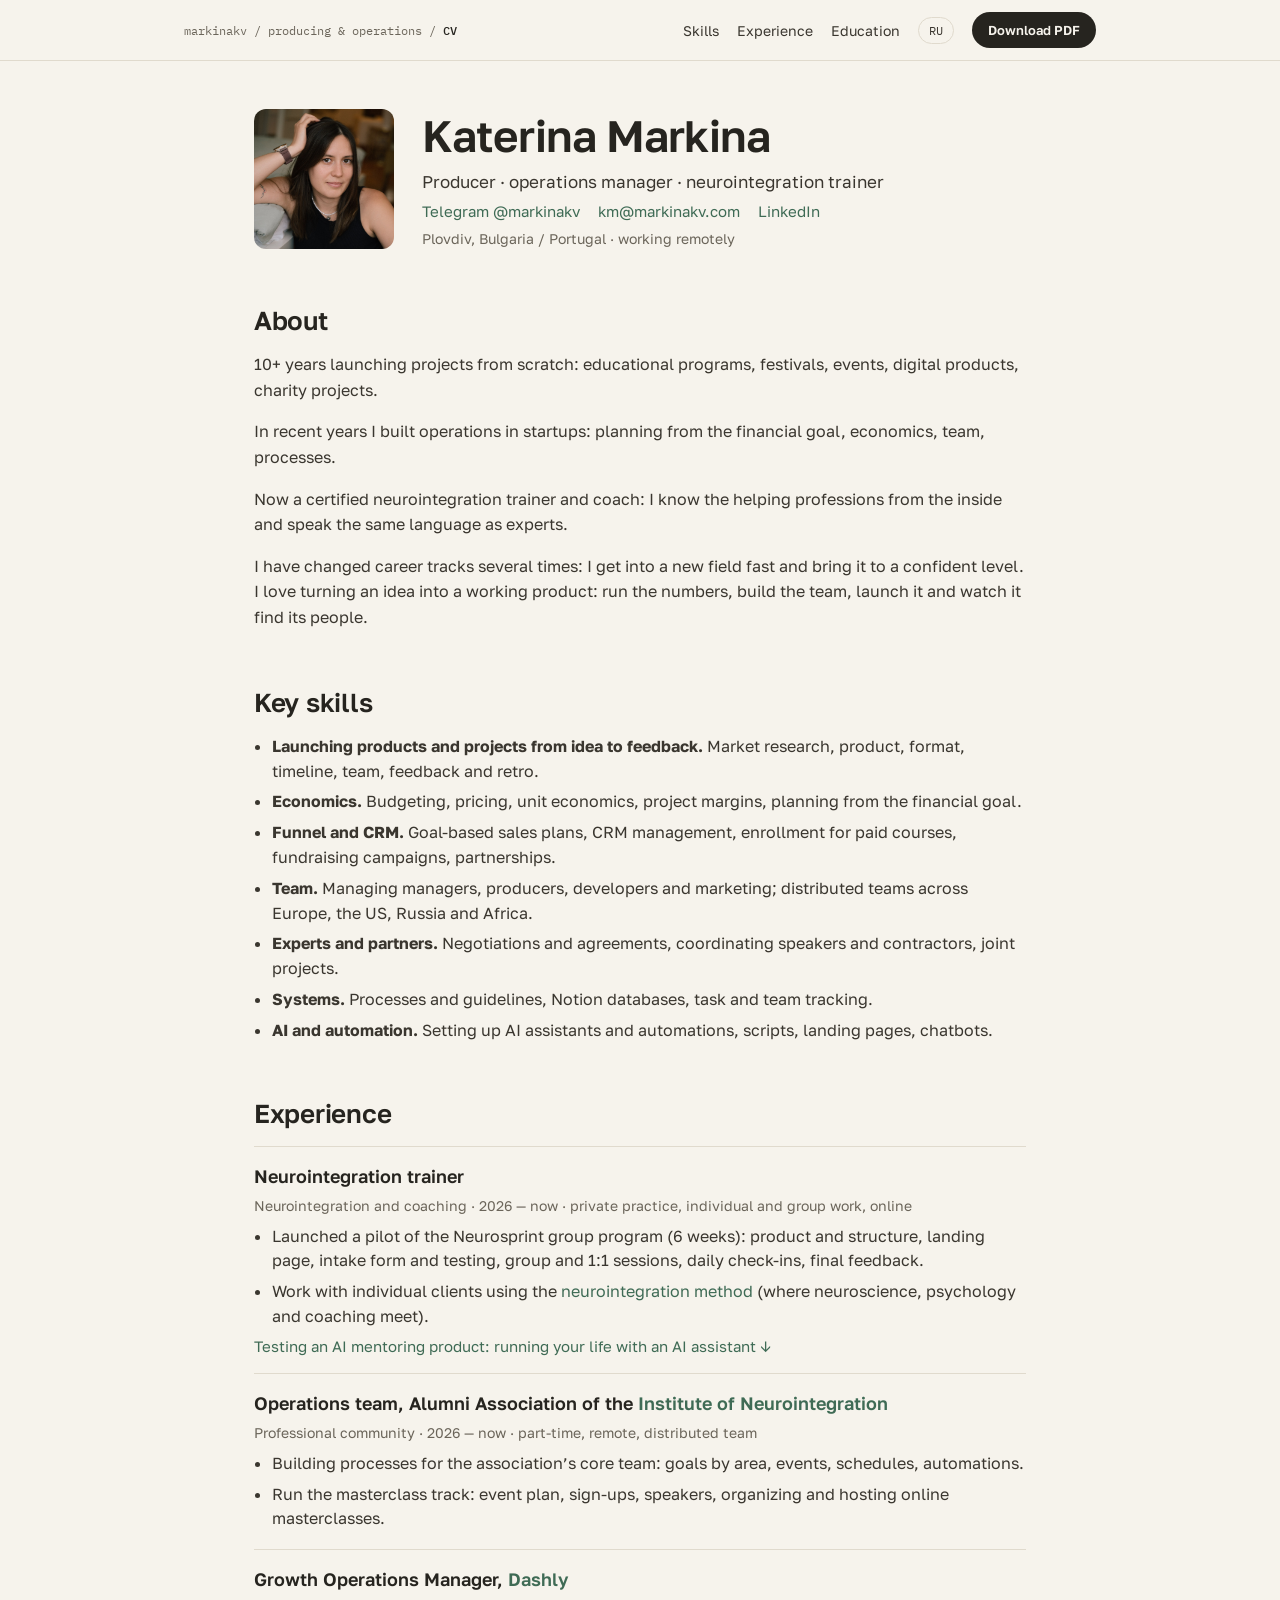
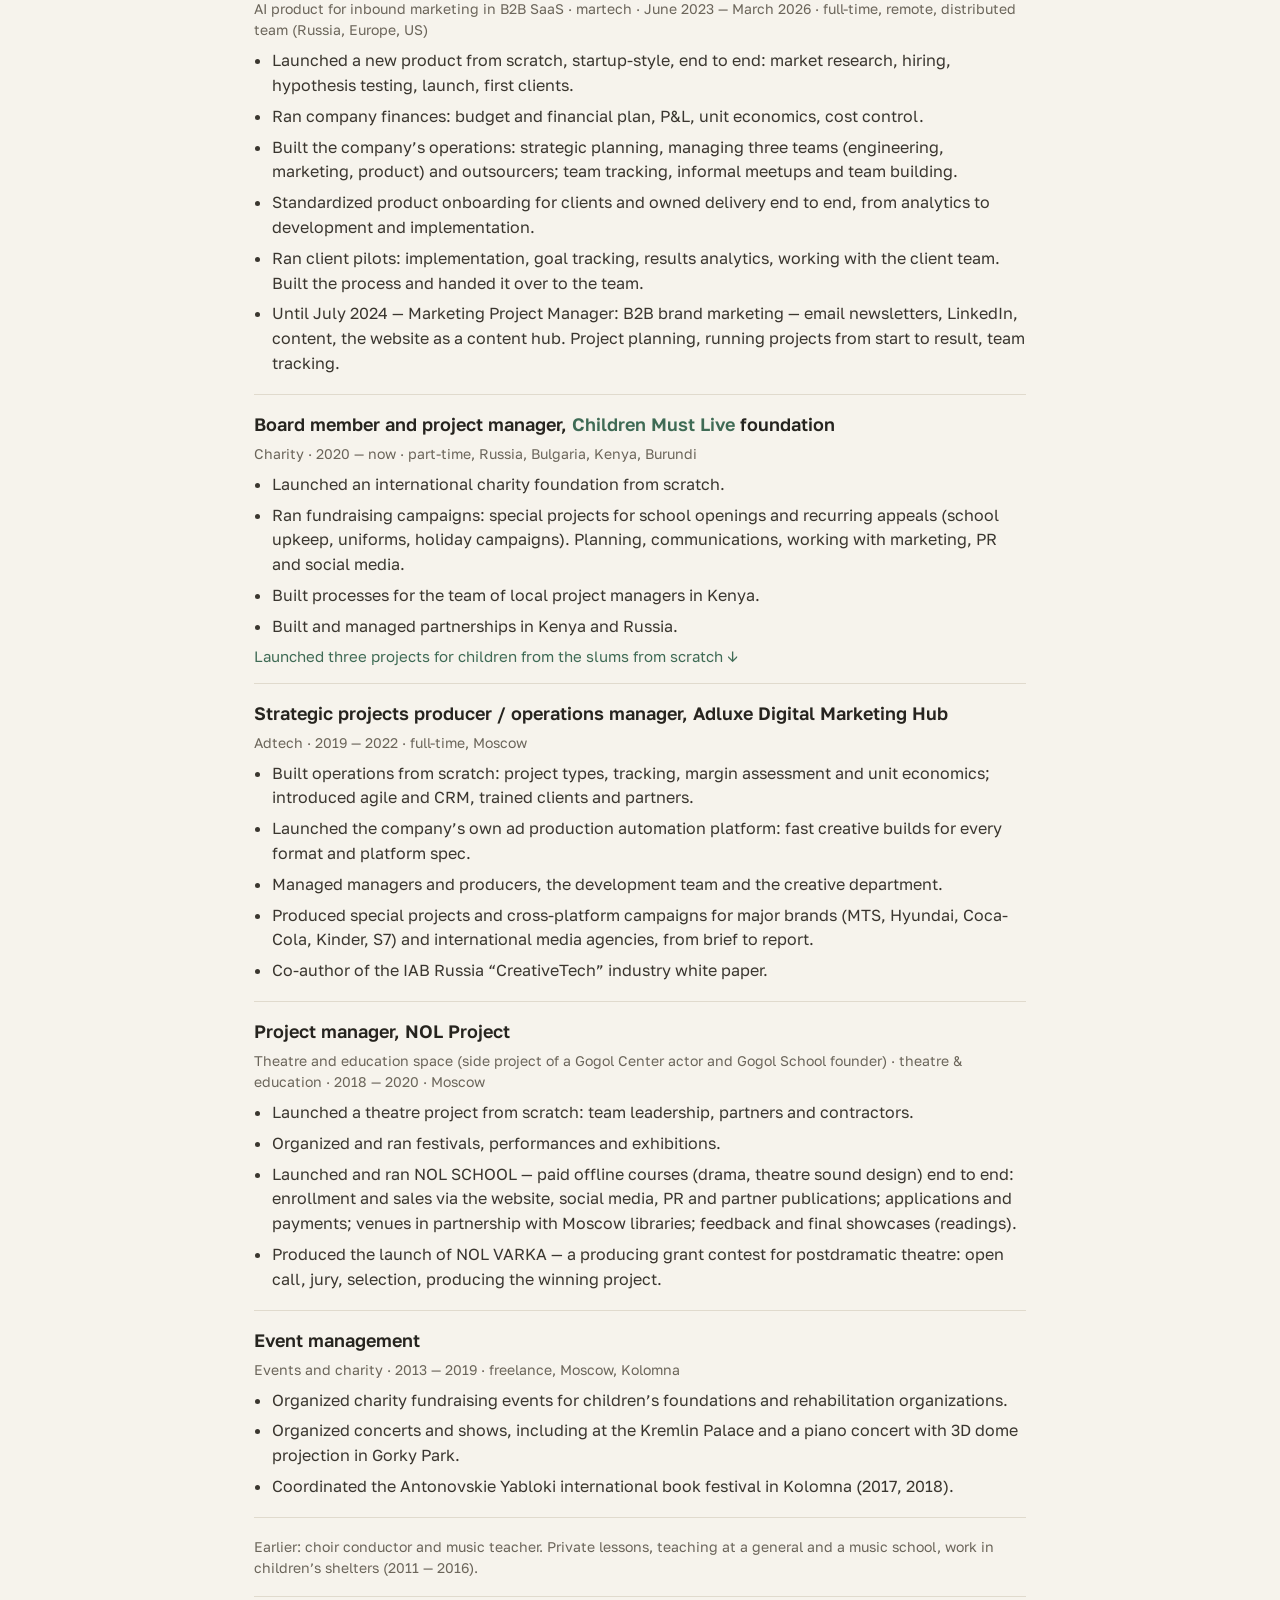
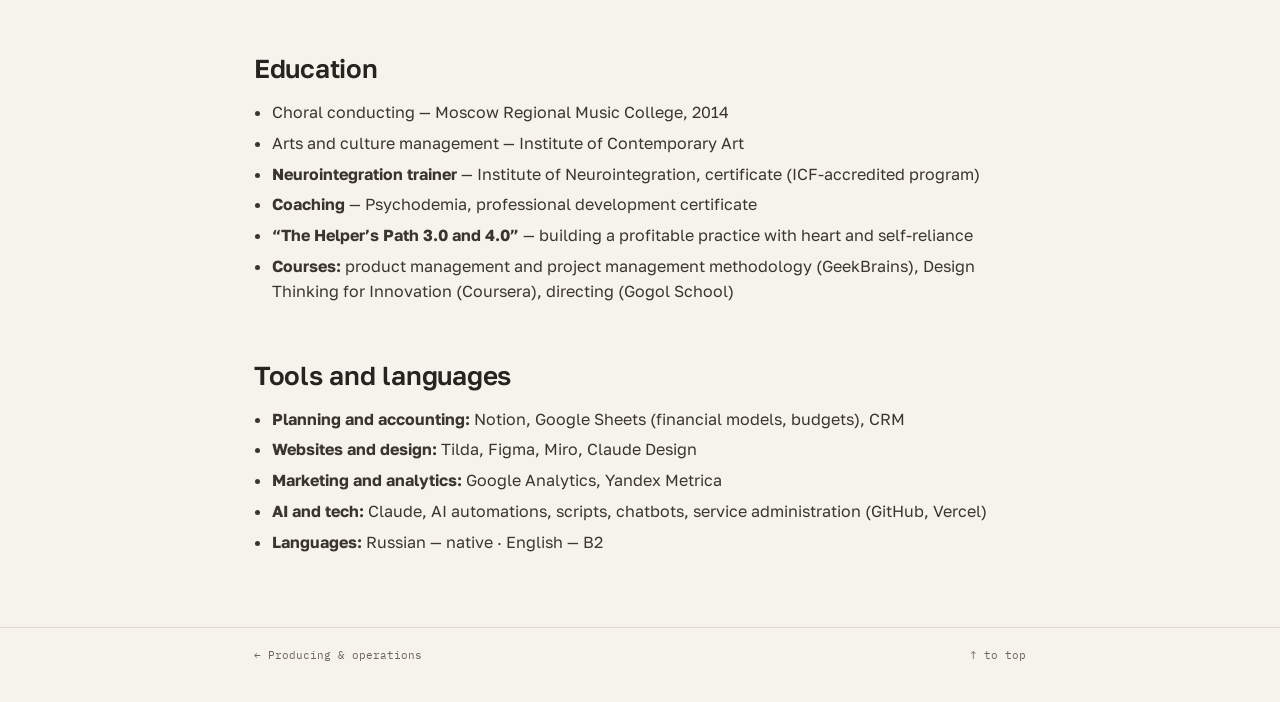
<file: cv/index.html>
<!DOCTYPE html>
<html lang="en">
<head>
<meta charset="utf-8">
<meta name="viewport" content="width=device-width, initial-scale=1">
<title>Katerina Markina — CV</title>
<meta name="description" content="Producer, operations manager, neurointegration trainer. 10+ years launching projects from scratch.">
<link rel="icon" type="image/svg+xml" href="/favicon.svg">
<link href="https://fonts.googleapis.com/css2?family=Golos+Text:wght@400;500;600&family=IBM+Plex+Mono:wght@400;500&display=swap" rel="stylesheet">
<script>
!function(t,e){var o,n,p,r;e.__SV||(window.posthog&&window.posthog.__loaded)||(window.posthog=e,e._i=[],e.init=function(i,s,a){function g(t,e){var o=e.split(".");2==o.length&&(t=t[o[0]],e=o[1]),t[e]=function(){t.push([e].concat(Array.prototype.slice.call(arguments,0)))}}(p=t.createElement("script")).type="text/javascript",p.crossOrigin="anonymous",p.async=!0,p.src=s.api_host.replace(".i.posthog.com","-assets.i.posthog.com")+"/static/array.js",(r=t.getElementsByTagName("script")[0]).parentNode.insertBefore(p,r);var u=e;for(void 0!==a?u=e[a]=[]:a="posthog",u.people=u.people||[],o="init capture register register_once identify reset get_distinct_id opt_in_capturing opt_out_capturing".split(" "),n=0;n<o.length;n++)g(u,o[n]);e._i.push([i,s,a])},e.__SV=1)}(document,window.posthog||[]);
posthog.init('phc_pzVXHwrtXHBxQvSZMLTv8RKynT4oJGRTofb6DLixLo7C',{api_host:'https://eu.i.posthog.com',defaults:'2026-05-30',person_profiles:'identified_only'});
</script>
<link rel="stylesheet" href="/assets/biz.css">
</head>
<body>
<header class="hdr">
  <div class="wrap">
    <span class="crumb"><a href="/">markinakv</a> / <a href="/ops/"><span class="hide-m">producing & </span>operations</a> / <b>CV</b></span>
    <nav class="nav">
      <a class="l" href="#skills">Skills</a>
      <a class="l" href="#exp">Experience</a>
      <a class="l" href="#edu">Education</a>
      <a class="lang" href="/ru/cv/" hreflang="ru">RU</a>
      <button class="btn sm noprint" onclick="window.print()">Download PDF</button>
    </nav>
  </div>
</header>
<div class="wrap cv" id="top">
<main>

  <section class="cv-head">
    <img src="/uploads/DSC_8644_resized.jpg" alt="Katerina Markina">
    <div style="display:flex;flex-direction:column;gap:10px;">
      <h1>Katerina Markina</h1>
      <p class="role">Producer · operations manager · neurointegration trainer</p>
      <div class="contacts"><a href="https://t.me/markinakv">Telegram @markinakv</a><a href="mailto:km@markinakv.com">km@markinakv.com</a><a href="https://www.linkedin.com/in/katerina-markina/">LinkedIn</a></div>
      <p class="sub">Plovdiv, Bulgaria / Portugal · working remotely</p>
    </div>
  </section>

  <section>
    <h2>About</h2>
    <p class="txt">10+ years launching projects from scratch: educational programs, festivals, events, digital products, charity projects.</p>
    <p class="txt">In recent years I built operations in startups: planning from the financial goal, economics, team, processes.</p>
    <p class="txt">Now a certified neurointegration trainer and coach: I know the helping professions from the inside and speak the same language as experts.</p>
    <p class="txt">I have changed career tracks several times: I get into a new field fast and bring it to a confident level. I love turning an idea into a working product: run the numbers, build the team, launch it and watch it find its people.</p>
  </section>

  <section id="skills">
    <h2>Key skills</h2>
    <ul class="list">
      <li><b>Launching products and projects from idea to feedback.</b> Market research, product, format, timeline, team, feedback and retro.</li>
      <li><b>Economics.</b> Budgeting, pricing, unit economics, project margins, planning from the financial goal.</li>
      <li><b>Funnel and CRM.</b> Goal-based sales plans, CRM management, enrollment for paid courses, fundraising campaigns, partnerships.</li>
      <li><b>Team.</b> Managing managers, producers, developers and marketing; distributed teams across Europe, the US, Russia and Africa.</li>
      <li><b>Experts and partners.</b> Negotiations and agreements, coordinating speakers and contractors, joint projects.</li>
      <li><b>Systems.</b> Processes and guidelines, Notion databases, task and team tracking.</li>
      <li><b>AI and automation.</b> Setting up AI assistants and automations, scripts, landing pages, chatbots.</li>
    </ul>
  </section>

  <section id="exp">
    <h2>Experience</h2>
    <div class="jobs">
      <div class="job">
        <h3>Neurointegration trainer</h3>
        <p class="meta">Neurointegration and coaching · 2026 — now · private practice, individual and group work, online</p>
        <ul>
          <li>Launched a pilot of the Neurosprint group program (6 weeks): product and structure, landing page, intake form and testing, group and 1:1 sessions, daily check-ins, final feedback.</li>
          <li>Work with individual clients using the <a href="https://neurointegration.org/ru/science" target="_blank" rel="noopener">neurointegration method</a> (where neuroscience, psychology and coaching meet).</li>
        </ul>
        <details class="more"><summary>Testing an AI mentoring product: running your life with an AI assistant</summary>
          <ul>
            <li>Who it’s for: people who want to clear their head and live more systematically but think AI is complicated and “not for them”.</li>
            <li>How it works: first a coaching session where we map the client’s life: goals, projects, routines, what eats their time. Then we set up an AI assistant and automations around that map: task tracker, calendar, bots.</li>
            <li>Now: running the first pilots, collecting cases and refining the format.</li>
          </ul>
        </details>
      </div>
      <div class="job">
        <h3>Operations team, Alumni Association of the <a href="https://neurointegration.org/ru" target="_blank" rel="noopener">Institute of Neurointegration</a></h3>
        <p class="meta">Professional community · 2026 — now · part-time, remote, distributed team</p>
        <ul>
          <li>Building processes for the association’s core team: goals by area, events, schedules, automations.</li>
          <li>Run the masterclass track: event plan, sign-ups, speakers, organizing and hosting online masterclasses.</li>
        </ul>
      </div>
      <div class="job">
        <h3>Growth Operations Manager, <a href="https://www.dashly.io/" target="_blank" rel="noopener">Dashly</a></h3>
        <p class="meta">AI product for inbound marketing in B2B SaaS · martech · June 2023 — March 2026 · full-time, remote, distributed team (Russia, Europe, US)</p>
        <ul>
          <li>Launched a new product from scratch, startup-style, end to end: market research, hiring, hypothesis testing, launch, first clients.</li>
          <li>Ran company finances: budget and financial plan, P&amp;L, unit economics, cost control.</li>
          <li>Built the company’s operations: strategic planning, managing three teams (engineering, marketing, product) and outsourcers; team tracking, informal meetups and team building.</li>
          <li>Standardized product onboarding for clients and owned delivery end to end, from analytics to development and implementation.</li>
          <li>Ran client pilots: implementation, goal tracking, results analytics, working with the client team. Built the process and handed it over to the team.</li>
          <li>Until July 2024 — Marketing Project Manager: B2B brand marketing — email newsletters, LinkedIn, content, the website as a content hub. Project planning, running projects from start to result, team tracking.</li>
        </ul>
      </div>
      <div class="job">
        <h3>Board member and project manager, <a href="https://childrenmustlive.com/projects" target="_blank" rel="noopener">Children Must Live</a> foundation</h3>
        <p class="meta">Charity · 2020 — now · part-time, Russia, Bulgaria, Kenya, Burundi</p>
        <ul>
          <li>Launched an international charity foundation from scratch.</li>
          <li>Ran fundraising campaigns: special projects for school openings and recurring appeals (school upkeep, uniforms, holiday campaigns). Planning, communications, working with marketing, PR and social media.</li>
          <li>Built processes for the team of local project managers in Kenya.</li>
          <li>Built and managed partnerships in Kenya and Russia.</li>
        </ul>
        <details class="more"><summary>Launched three projects for children from the slums from scratch</summary>
          <ul>
            <li><a href="https://tabor.school/" target="_blank" rel="noopener">Tabor School</a> (Kenya) — a free school, 100+ children;</li>
            <li><a href="https://heha.school/" target="_blank" rel="noopener">Heha School</a> (Burundi) — a free school, 104 children;</li>
            <li><a href="https://kilicenter.com/" target="_blank" rel="noopener">Kili</a> (Kenya) — a social rehabilitation center for children, 16 children.</li>
          </ul>
        </details>
      </div>
      <div class="job">
        <h3>Strategic projects producer / operations manager, Adluxe Digital Marketing Hub</h3>
        <p class="meta">Adtech · 2019 — 2022 · full-time, Moscow</p>
        <ul>
          <li>Built operations from scratch: project types, tracking, margin assessment and unit economics; introduced agile and CRM, trained clients and partners.</li>
          <li>Launched the company’s own ad production automation platform: fast creative builds for every format and platform spec.</li>
          <li>Managed managers and producers, the development team and the creative department.</li>
          <li>Produced special projects and cross-platform campaigns for major brands (MTS, Hyundai, Coca-Cola, Kinder, S7) and international media agencies, from brief to report.</li>
          <li>Co-author of the IAB Russia “CreativeTech” industry white paper.</li>
        </ul>
      </div>
      <div class="job">
        <h3>Project manager, NOL Project</h3>
        <p class="meta">Theatre and education space (side project of a Gogol Center actor and Gogol School founder) · theatre & education · 2018 — 2020 · Moscow</p>
        <ul>
          <li>Launched a theatre project from scratch: team leadership, partners and contractors.</li>
          <li>Organized and ran festivals, performances and exhibitions.</li>
          <li>Launched and ran NOL SCHOOL — paid offline courses (drama, theatre sound design) end to end: enrollment and sales via the website, social media, PR and partner publications; applications and payments; venues in partnership with Moscow libraries; feedback and final showcases (readings).</li>
          <li>Produced the launch of NOL VARKA — a producing grant contest for postdramatic theatre: open call, jury, selection, producing the winning project.</li>
        </ul>
      </div>
      <div class="job">
        <h3>Event management</h3>
        <p class="meta">Events and charity · 2013 — 2019 · freelance, Moscow, Kolomna</p>
        <ul>
          <li>Organized charity fundraising events for children’s foundations and rehabilitation organizations.</li>
          <li>Organized concerts and shows, including at the Kremlin Palace and a piano concert with 3D dome projection in Gorky Park.</li>
          <li>Coordinated the Antonovskie Yabloki international book festival in Kolomna (2017, 2018).</li>
        </ul>
      </div>
      <div class="job">
        <p class="meta">Earlier: choir conductor and music teacher. Private lessons, teaching at a general and a music school, work in children’s shelters (2011 — 2016).</p>
      </div>
    </div>
  </section>

  <section id="edu">
    <h2>Education</h2>
    <ul class="list">
      <li>Choral conducting — Moscow Regional Music College, 2014</li>
      <li>Arts and culture management — Institute of Contemporary Art</li>
      <li><b>Neurointegration trainer</b> — Institute of Neurointegration, certificate (ICF-accredited program)</li>
      <li><b>Coaching</b> — Psychodemia, professional development certificate</li>
      <li><b>“The Helper’s Path 3.0 and 4.0”</b> — building a profitable practice with heart and self-reliance</li>
      <li><b>Courses:</b> product management and project management methodology (GeekBrains), Design Thinking for Innovation (Coursera), directing (Gogol School)</li>
    </ul>
  </section>

  <section>
    <h2>Tools and languages</h2>
    <ul class="list">
      <li><b>Planning and accounting:</b> Notion, Google Sheets (financial models, budgets), CRM</li>
      <li><b>Websites and design:</b> Tilda, Figma, Miro, Claude Design</li>
      <li><b>Marketing and analytics:</b> Google Analytics, Yandex Metrica</li>
      <li><b>AI and tech:</b> Claude, AI automations, scripts, chatbots, service administration (GitHub, Vercel)</li>
      <li><b>Languages:</b> Russian — native · English — B2</li>
    </ul>
  </section>

</main>
</div>
<footer>
  <div class="wrap cv"><a href="/ops/">← Producing & operations</a><a href="#top">↑ to top</a></div>
</footer>
</body>
</html>
</file>
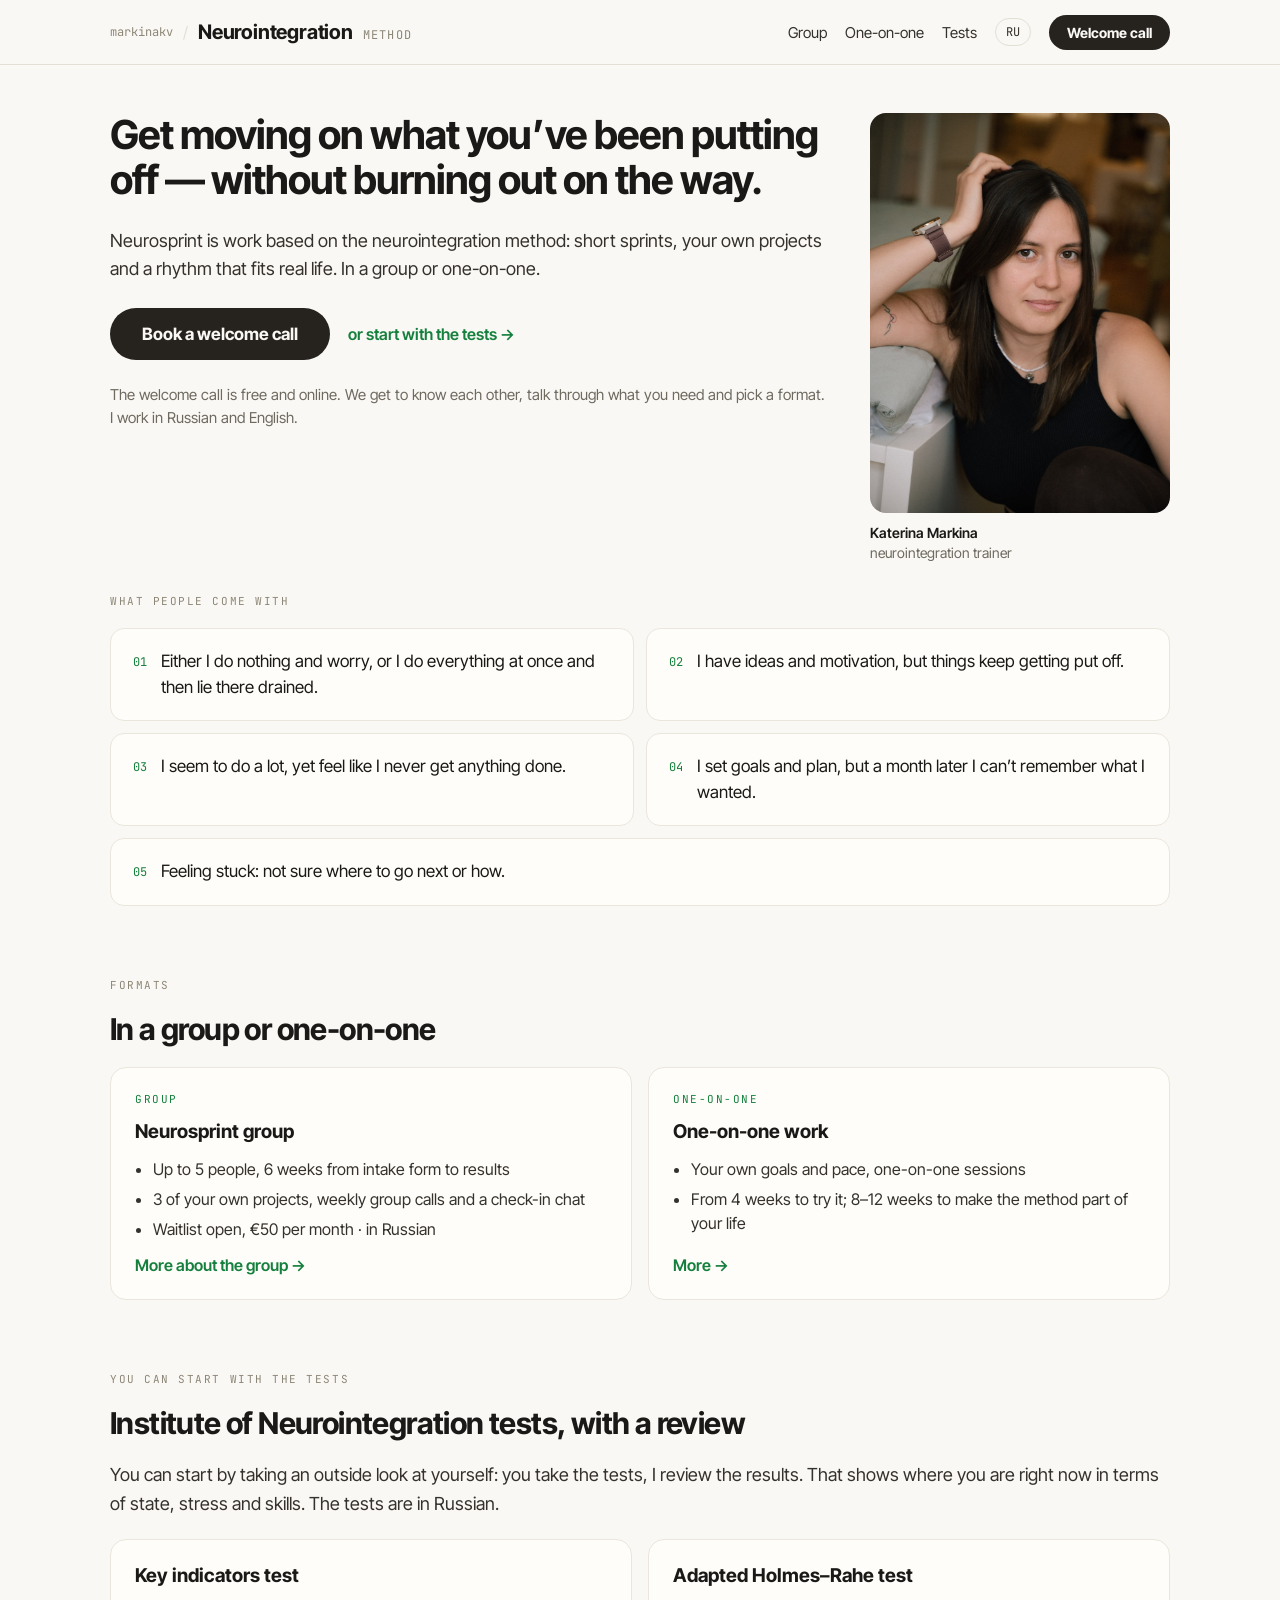
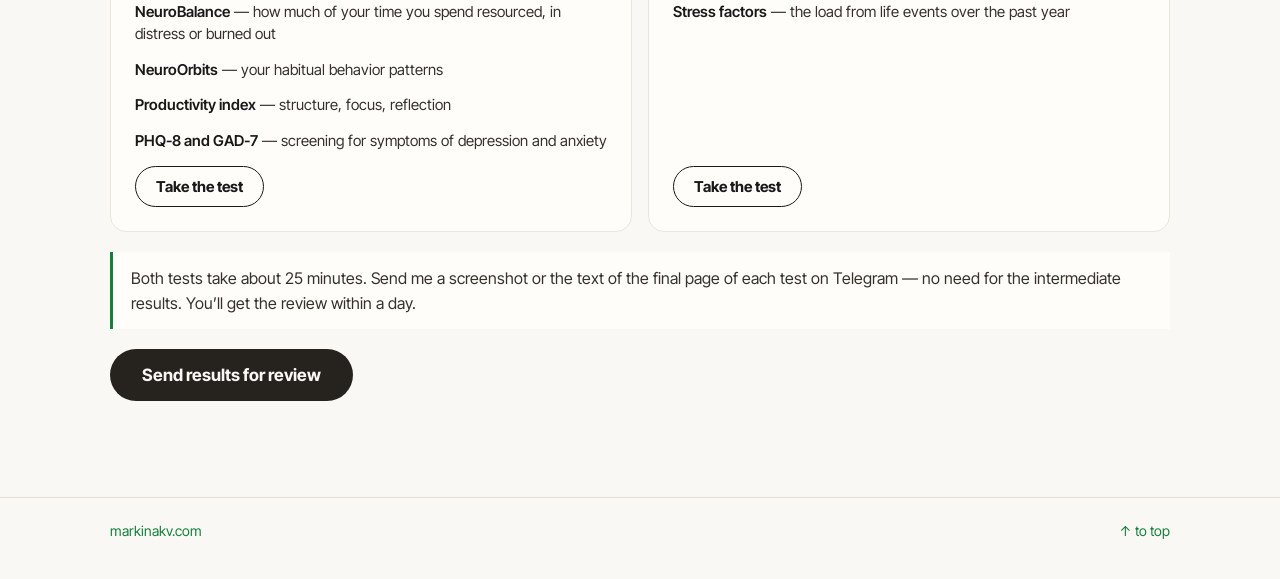
<file: neuro/index.html>
<!DOCTYPE html>
<html lang="en">
<head>
<meta charset="utf-8">
<meta name="viewport" content="width=device-width, initial-scale=1">
<title>Neurosprint — working with the neurointegration method | markinakv.com</title>
<meta name="description" content="Neurosprint: working with the neurointegration method in a group or one-on-one. Short sprints, your own projects and a rhythm that fits real life.">
<link rel="icon" type="image/svg+xml" href="/favicon.svg">
<link rel="preconnect" href="https://fonts.googleapis.com">
<link href="https://fonts.googleapis.com/css2?family=Inter+Tight:wght@400;500;700&family=JetBrains+Mono:wght@400;500&display=swap" rel="stylesheet">
<script>
!function(t,e){var o,n,p,r;e.__SV||(window.posthog&&window.posthog.__loaded)||(window.posthog=e,e._i=[],e.init=function(i,s,a){function g(t,e){var o=e.split(".");2==o.length&&(t=t[o[0]],e=o[1]),t[e]=function(){t.push([e].concat(Array.prototype.slice.call(arguments,0)))}}(p=t.createElement("script")).type="text/javascript",p.crossOrigin="anonymous",p.async=!0,p.src=s.api_host.replace(".i.posthog.com","-assets.i.posthog.com")+"/static/array.js",(r=t.getElementsByTagName("script")[0]).parentNode.insertBefore(p,r);var u=e;for(void 0!==a?u=e[a]=[]:a="posthog",u.people=u.people||[],o="init capture register register_once identify reset get_distinct_id opt_in_capturing opt_out_capturing".split(" "),n=0;n<o.length;n++)g(u,o[n]);e._i.push([i,s,a])},e.__SV=1)}(document,window.posthog||[]);
posthog.init('phc_pzVXHwrtXHBxQvSZMLTv8RKynT4oJGRTofb6DLixLo7C',{api_host:'https://eu.i.posthog.com',defaults:'2026-05-30',person_profiles:'identified_only'});
</script>
<link rel="stylesheet" href="/neuro/neuro.css">
</head>
<body>
<header class="hdr">
  <div class="wrap">
    <div class="hdr-left"><a href="/" class="crumb">markinakv</a><span class="crumb-sep">/</span><a href="/neuro/" class="logo">Neurointegration<small>method</small></a></div>
    <nav class="nav">
      <a class="l" href="/neuro/group/">Group</a>
      <a class="l" href="/neuro/solo/">One-on-one</a>
      <a class="l" href="#tests">Tests</a>
      <a class="lang" href="/ru/neuro/" hreflang="ru">RU</a>
      <a class="btn sm" href="https://calendar.google.com/calendar/u/0/appointments/schedules/AcZssZ3bRaUebNc3aKSK7VDZ2QGoo601sHcT0FT3uLCPKw3ZBwr8zeXiUF8RNBZhixEakBUpJJjt2po4" target="_blank" rel="noopener" data-cta="nav">Welcome call</a>
    </nav>
  </div>
</header>

<div class="wrap" id="top">
<main>

  <section class="hero">
    <div class="hero-text">
      <h1>Get moving on what you’ve been putting off — without burning out on the way.</h1>
      <p class="lead">Neurosprint is work based on the neurointegration method: short sprints, your own projects and a rhythm that fits real life. In a group or one-on-one.</p>
      <div class="cta-row">
        <a class="btn" href="https://calendar.google.com/calendar/u/0/appointments/schedules/AcZssZ3bRaUebNc3aKSK7VDZ2QGoo601sHcT0FT3uLCPKw3ZBwr8zeXiUF8RNBZhixEakBUpJJjt2po4" target="_blank" rel="noopener" data-cta="hero">Book a welcome call</a>
        <a class="more" href="#tests">or start with the tests →</a>
      </div>
      <span class="note-s">The welcome call is free and online. We get to know each other, talk through what you need and pick a format. I work in Russian and English.</span>
    </div>
    <div class="hero-photo">
      <img src="/uploads/DSC_8644_resized.jpg" alt="Katerina Markina">
      <div class="cap"><b>Katerina Markina</b><br>neurointegration trainer</div>
    </div>
  </section>

  <section style="margin-top:-40px;">
    <span class="eyebrow">what people come with</span>
    <div class="pains">
      <div class="pain"><span>01</span><span>Either I do nothing and worry, or I do everything at once and then lie there drained.</span></div>
      <div class="pain"><span>02</span><span>I have ideas and motivation, but things keep getting put off.</span></div>
      <div class="pain"><span>03</span><span>I seem to do a lot, yet feel like I never get anything done.</span></div>
      <div class="pain"><span>04</span><span>I set goals and plan, but a month later I can’t remember what I wanted.</span></div>
      <div class="pain"><span>05</span><span>Feeling stuck: not sure where to go next or how.</span></div>
    </div>
  </section>

  <section id="formats">
    <span class="eyebrow">formats</span>
    <h2>In a group or one-on-one</h2>
    <div class="fmts">
      <div class="fmt">
        <span class="tag">group</span>
        <h3>Neurosprint group</h3>
        <ul>
          <li>Up to 5 people, 6 weeks from intake form to results</li>
          <li>3 of your own projects, weekly group calls and a check-in chat</li>
          <li>Waitlist open, €50 per month · in Russian</li>
        </ul>
        <a class="more" href="/neuro/group/">More about the group →</a>
      </div>
      <div class="fmt">
        <span class="tag">one-on-one</span>
        <h3>One-on-one work</h3>
        <ul>
          <li>Your own goals and pace, one-on-one sessions</li>
          <li>From 4 weeks to try it; 8–12 weeks to make the method part of your life</li>
        </ul>
        <a class="more" href="/neuro/solo/">More →</a>
      </div>
    </div>
  </section>

  <section id="tests">
    <span class="eyebrow">you can start with the tests</span>
    <h2>Institute of Neurointegration tests, with a review</h2>
    <p class="lead">You can start by taking an outside look at yourself: you take the tests, I review the results. That shows where you are right now in terms of state, stress and skills. The tests are in Russian.</p>
    <div class="tests">
      <div class="test">
        <h3>Key indicators test</h3>
        <div class="row"><b>NeuroBalance</b> — how much of your time you spend resourced, in distress or burned out</div>
        <div class="row"><b>NeuroOrbits</b> — your habitual behavior patterns</div>
        <div class="row"><b>Productivity index</b> — structure, focus, reflection</div>
        <div class="row"><b>PHQ-8 and GAD-7</b> — screening for symptoms of depression and anxiety</div>
        <a class="btn ghost" href="https://neurointegration.org/test-neurointegration" target="_blank" rel="noopener" data-cta="test1">Take the test</a>
      </div>
      <div class="test">
        <h3>Adapted Holmes–Rahe test</h3>
        <div class="row"><b>Stress factors</b> — the load from life events over the past year</div>
        <a class="btn ghost" href="https://neurointegration.org/test-adapt-stress" target="_blank" rel="noopener" data-cta="test2">Take the test</a>
      </div>
    </div>
    <p class="howto">Both tests take about 25 minutes. Send me a screenshot or the text of the final page of each test on Telegram — no need for the intermediate results. You’ll get the review within a day.</p>
    <a class="btn" href="https://t.me/markinakv" target="_blank" rel="noopener" data-cta="send-tests" style="align-self:flex-start;">Send results for review</a>
  </section>

</main>
</div>

<footer>
  <div class="wrap"><a href="/">markinakv.com</a><a href="#top">↑ to top</a></div>
</footer>
<script>
  // карточки «Как это работает»: одна открыта за раз, повторный клик закрывает
  document.querySelectorAll('[data-how]').forEach(function (btn) {
    btn.addEventListener('click', function () {
      var open = btn.getAttribute('aria-expanded') === 'true';
      document.querySelectorAll('[data-how]').forEach(function (b) {
        b.setAttribute('aria-expanded', 'false');
        document.getElementById(b.getAttribute('aria-controls')).hidden = true;
      });
      if (!open) {
        btn.setAttribute('aria-expanded', 'true');
        document.getElementById(btn.getAttribute('aria-controls')).hidden = false;
      }
      if (window.posthog && posthog.capture) posthog.capture('how_card_toggle', { card: btn.getAttribute('aria-controls'), open: !open });
    });
  });
  document.querySelectorAll('[data-cta]').forEach(function (a) {
    a.addEventListener('click', function () {
      if (window.posthog && posthog.capture) posthog.capture('cta_click', { place: a.getAttribute('data-cta'), page: 'neuro' });
    });
  });
</script>
</body>
</html>
</file>
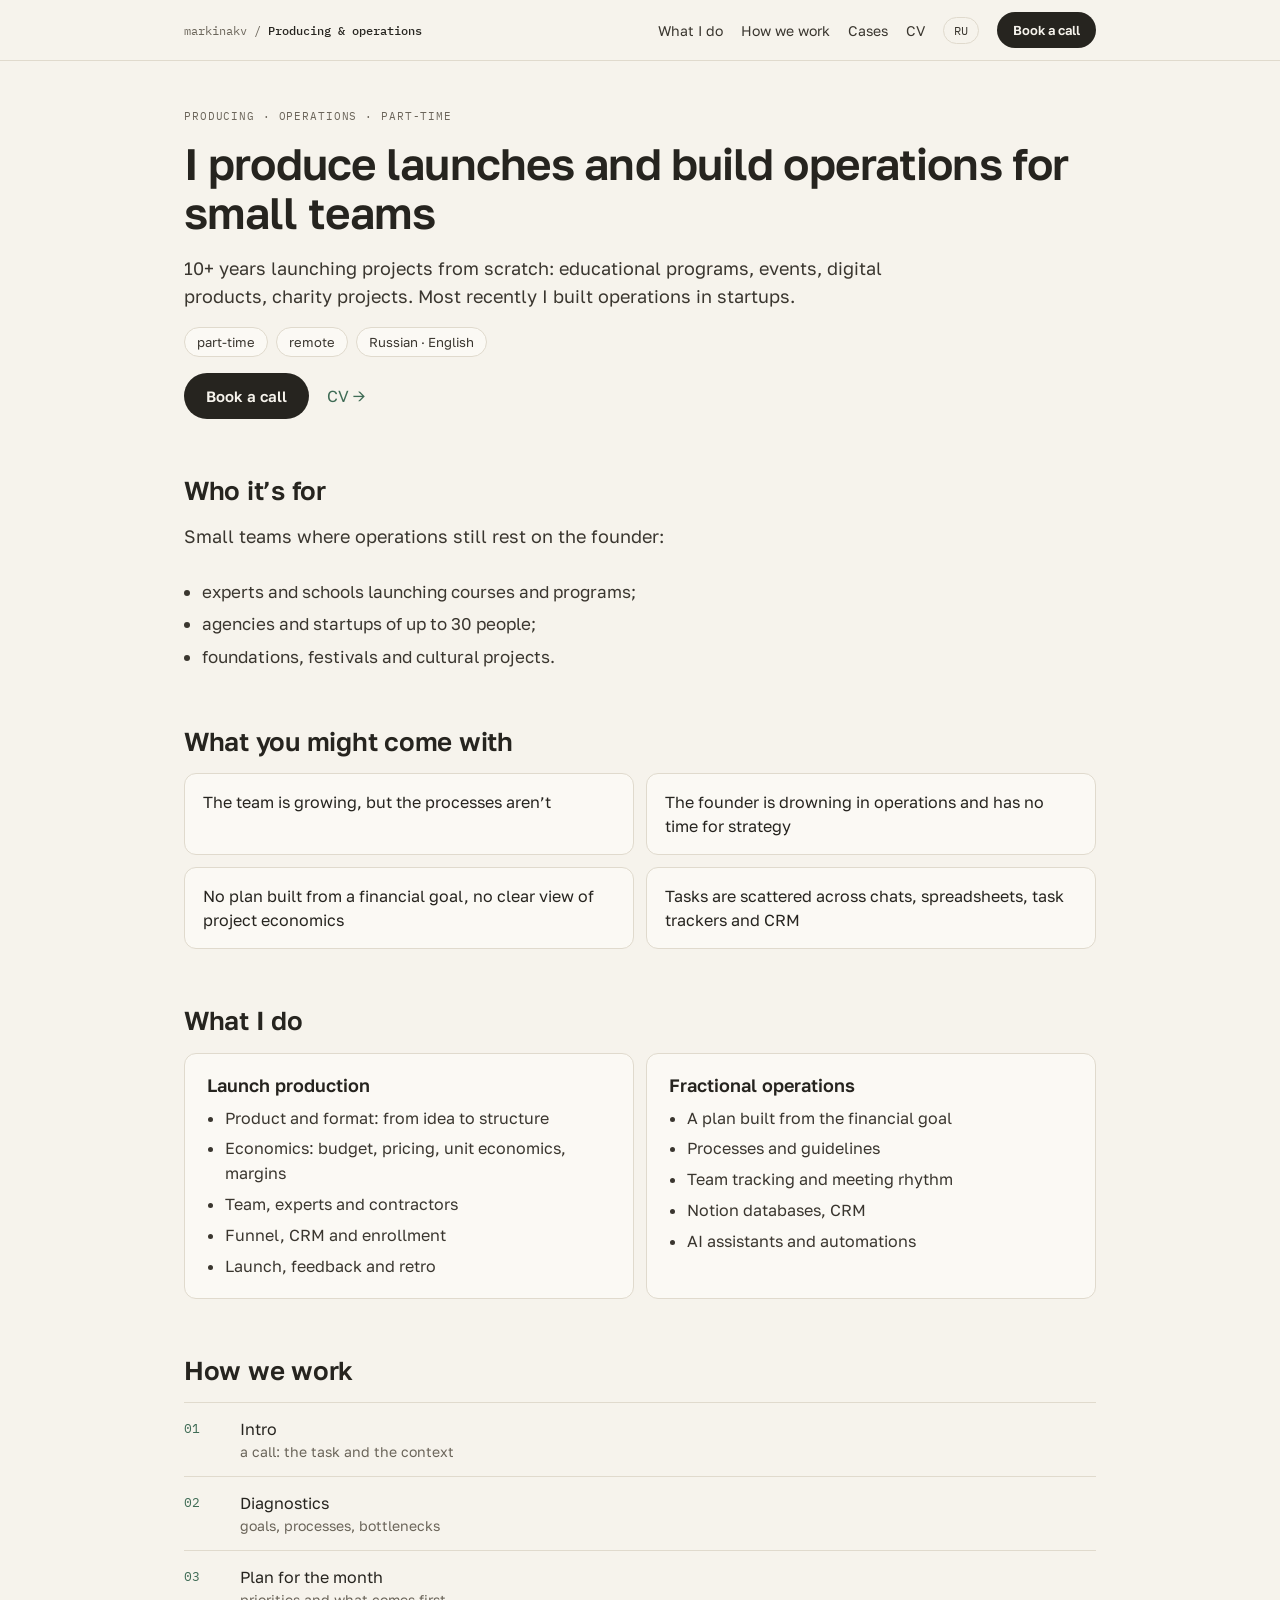
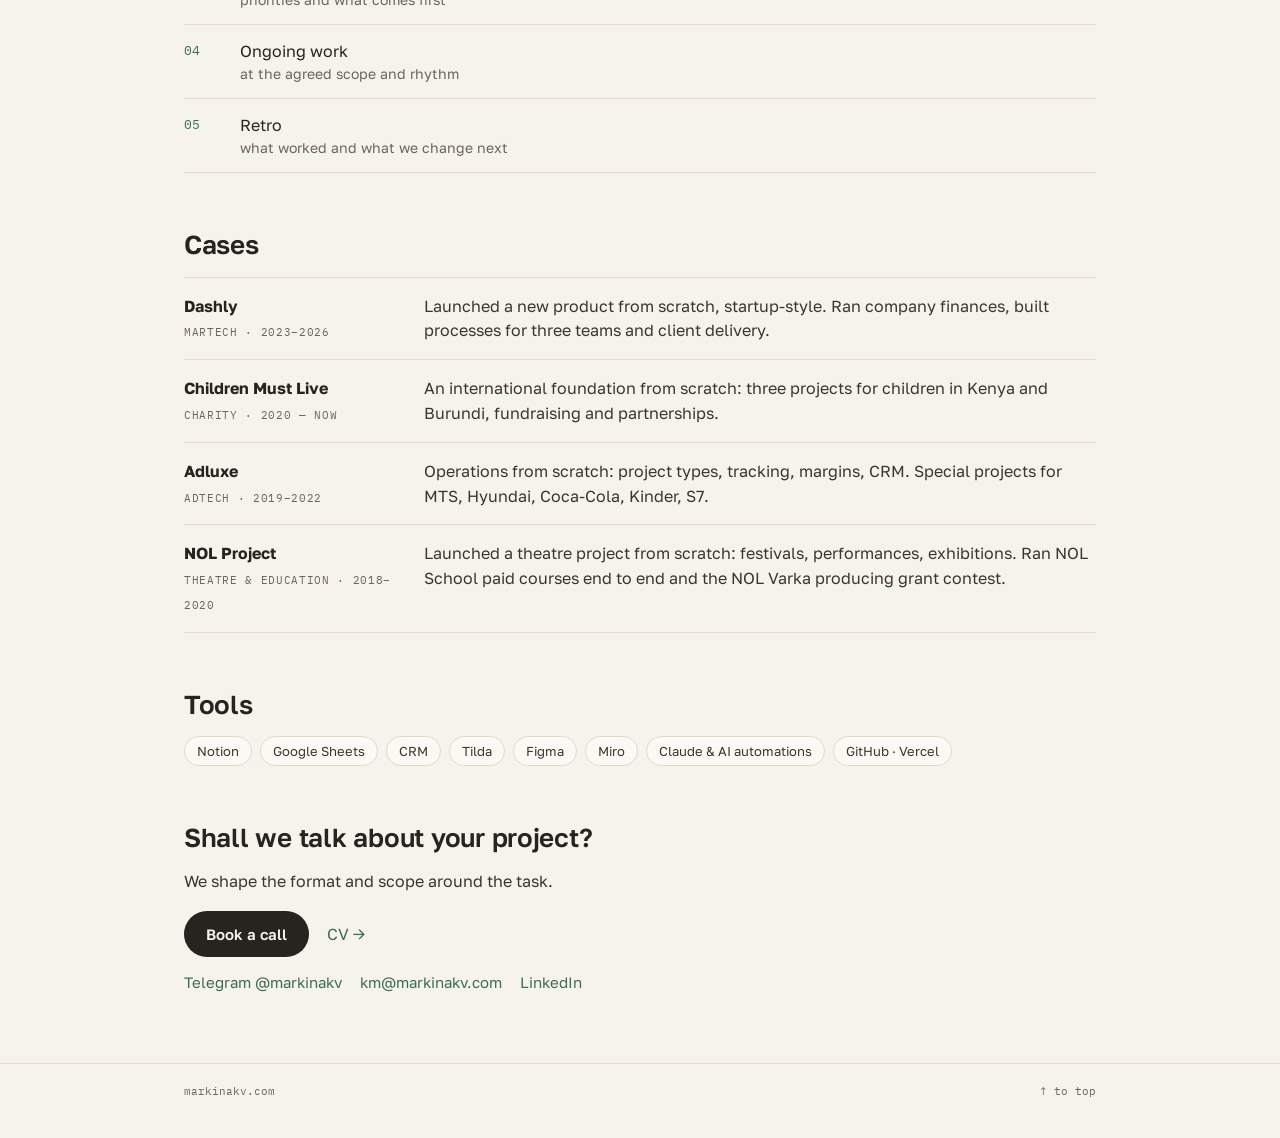
<file: ops/index.html>
<!DOCTYPE html>
<html lang="en">
<head>
<meta charset="utf-8">
<meta name="viewport" content="width=device-width, initial-scale=1">
<title>Producing & operations for teams — Katerina Markina</title>
<meta name="description" content="I produce launches and build operations for small teams. Part-time, remote.">
<link rel="icon" type="image/svg+xml" href="/favicon.svg">
<link href="https://fonts.googleapis.com/css2?family=Golos+Text:wght@400;500;600&family=IBM+Plex+Mono:wght@400;500&display=swap" rel="stylesheet">
<script>
!function(t,e){var o,n,p,r;e.__SV||(window.posthog&&window.posthog.__loaded)||(window.posthog=e,e._i=[],e.init=function(i,s,a){function g(t,e){var o=e.split(".");2==o.length&&(t=t[o[0]],e=o[1]),t[e]=function(){t.push([e].concat(Array.prototype.slice.call(arguments,0)))}}(p=t.createElement("script")).type="text/javascript",p.crossOrigin="anonymous",p.async=!0,p.src=s.api_host.replace(".i.posthog.com","-assets.i.posthog.com")+"/static/array.js",(r=t.getElementsByTagName("script")[0]).parentNode.insertBefore(p,r);var u=e;for(void 0!==a?u=e[a]=[]:a="posthog",u.people=u.people||[],o="init capture register register_once identify reset get_distinct_id opt_in_capturing opt_out_capturing".split(" "),n=0;n<o.length;n++)g(u,o[n]);e._i.push([i,s,a])},e.__SV=1)}(document,window.posthog||[]);
posthog.init('phc_pzVXHwrtXHBxQvSZMLTv8RKynT4oJGRTofb6DLixLo7C',{api_host:'https://eu.i.posthog.com',defaults:'2026-05-30',person_profiles:'identified_only'});
</script>
<link rel="stylesheet" href="/assets/biz.css">
</head>
<body>
<header class="hdr">
  <div class="wrap">
    <span class="crumb"><a href="/">markinakv</a> / <b><span class="hide-m">Producing & </span>operations</b></span>
    <nav class="nav">
      <a class="l" href="#what">What I do</a>
      <a class="l" href="#how">How we work</a>
      <a class="l" href="#cases">Cases</a>
      <a class="l" href="/cv/">CV</a>
      <a class="lang" href="/ru/ops/" hreflang="ru">RU</a>
      <a class="btn sm" href="https://calendar.google.com/calendar/u/0/appointments/schedules/AcZssZ2grvyquVZEw3fnTrbvL8l0IOTHUi1aYr94qkA4GNDqrmhQltSj5TO8OYlBdxWeIaxWnYi17clt" target="_blank" rel="noopener">Book a call</a>
    </nav>
  </div>
</header>
<div class="wrap" id="top">
<main>

  <section>
    <span class="eyebrow">producing · operations · part-time</span>
    <h1>I produce launches and build operations for small teams</h1>
    <p class="lead">10+ years launching projects from scratch: educational programs, events, digital products, charity projects. Most recently I built operations in startups.</p>
    <div class="chips"><span class="chip">part-time</span><span class="chip">remote</span><span class="chip">Russian · English</span></div>
    <div class="cta">
      <a class="btn" href="https://calendar.google.com/calendar/u/0/appointments/schedules/AcZssZ2grvyquVZEw3fnTrbvL8l0IOTHUi1aYr94qkA4GNDqrmhQltSj5TO8OYlBdxWeIaxWnYi17clt" target="_blank" rel="noopener">Book a call</a>
      <a href="/cv/">CV →</a>
    </div>
  </section>

  <section id="who">
    <h2>Who it’s for</h2>
    <p class="lead">Small teams where operations still rest on the founder:</p>
    <ul class="list" style="font-size:17px;margin-top:12px;">
      <li>experts and schools launching courses and programs;</li>
      <li>agencies and startups of up to 30 people;</li>
      <li>foundations, festivals and cultural projects.</li>
    </ul>
  </section>

  <section>
    <h2>What you might come with</h2>
    <div class="grid2">
      <div class="item">The team is growing, but the processes aren’t</div>
      <div class="item">The founder is drowning in operations and has no time for strategy</div>
      <div class="item">No plan built from a financial goal, no clear view of project economics</div>
      <div class="item">Tasks are scattered across chats, spreadsheets, task trackers and CRM</div>
    </div>
  </section>

  <section id="what">
    <h2>What I do</h2>
    <div class="grid2">
      <div class="card">
        <h3>Launch production</h3>
        <ul>
          <li>Product and format: from idea to structure</li>
          <li>Economics: budget, pricing, unit economics, margins</li>
          <li>Team, experts and contractors</li>
          <li>Funnel, CRM and enrollment</li>
          <li>Launch, feedback and retro</li>
        </ul>
      </div>
      <div class="card">
        <h3>Fractional operations</h3>
        <ul>
          <li>A plan built from the financial goal</li>
          <li>Processes and guidelines</li>
          <li>Team tracking and meeting rhythm</li>
          <li>Notion databases, CRM</li>
          <li>AI assistants and automations</li>
        </ul>
      </div>
    </div>
  </section>

  <section id="how">
    <h2>How we work</h2>
    <div class="steps">
      <div class="step"><span class="num">01</span><div>Intro<div class="sub">a call: the task and the context</div></div></div>
      <div class="step"><span class="num">02</span><div>Diagnostics<div class="sub">goals, processes, bottlenecks</div></div></div>
      <div class="step"><span class="num">03</span><div>Plan for the month<div class="sub">priorities and what comes first</div></div></div>
      <div class="step"><span class="num">04</span><div>Ongoing work<div class="sub">at the agreed scope and rhythm</div></div></div>
      <div class="step"><span class="num">05</span><div>Retro<div class="sub">what worked and what we change next</div></div></div>
    </div>
  </section>

  <section id="cases">
    <h2>Cases</h2>
    <div class="cases">
      <div class="case"><div><b>Dashly</b><small>martech · 2023–2026</small></div><div>Launched a new product from scratch, startup-style. Ran company finances, built processes for three teams and client delivery.</div></div>
      <div class="case"><div><b>Children Must Live</b><small>charity · 2020 — now</small></div><div>An international foundation from scratch: three projects for children in Kenya and Burundi, fundraising and partnerships.</div></div>
      <div class="case"><div><b>Adluxe</b><small>adtech · 2019–2022</small></div><div>Operations from scratch: project types, tracking, margins, CRM. Special projects for MTS, Hyundai, Coca-Cola, Kinder, S7.</div></div>
      <div class="case"><div><b>NOL Project</b><small>theatre & education · 2018–2020</small></div><div>Launched a theatre project from scratch: festivals, performances, exhibitions. Ran NOL School paid courses end to end and the NOL Varka producing grant contest.</div></div>
    </div>
  </section>

  <section>
    <h2>Tools</h2>
    <div class="tools"><span class="chip">Notion</span><span class="chip">Google Sheets</span><span class="chip">CRM</span><span class="chip">Tilda</span><span class="chip">Figma</span><span class="chip">Miro</span><span class="chip">Claude & AI automations</span><span class="chip">GitHub · Vercel</span></div>
  </section>

  <section>
    <h2>Shall we talk about your project?</h2>
    <p class="txt">We shape the format and scope around the task.</p>
    <div class="cta">
      <a class="btn" href="https://calendar.google.com/calendar/u/0/appointments/schedules/AcZssZ2grvyquVZEw3fnTrbvL8l0IOTHUi1aYr94qkA4GNDqrmhQltSj5TO8OYlBdxWeIaxWnYi17clt" target="_blank" rel="noopener">Book a call</a>
      <a href="/cv/">CV →</a>
    </div>
    <div class="contacts"><a href="https://t.me/markinakv" target="_blank" rel="noopener">Telegram @markinakv</a><a href="mailto:km@markinakv.com">km@markinakv.com</a><a href="https://www.linkedin.com/in/katerina-markina/" target="_blank" rel="noopener">LinkedIn</a></div>
  </section>

</main>
</div>
<footer>
  <div class="wrap"><a href="/">markinakv.com</a><a href="#top">↑ to top</a></div>
</footer>
</body>
</html>
</file>
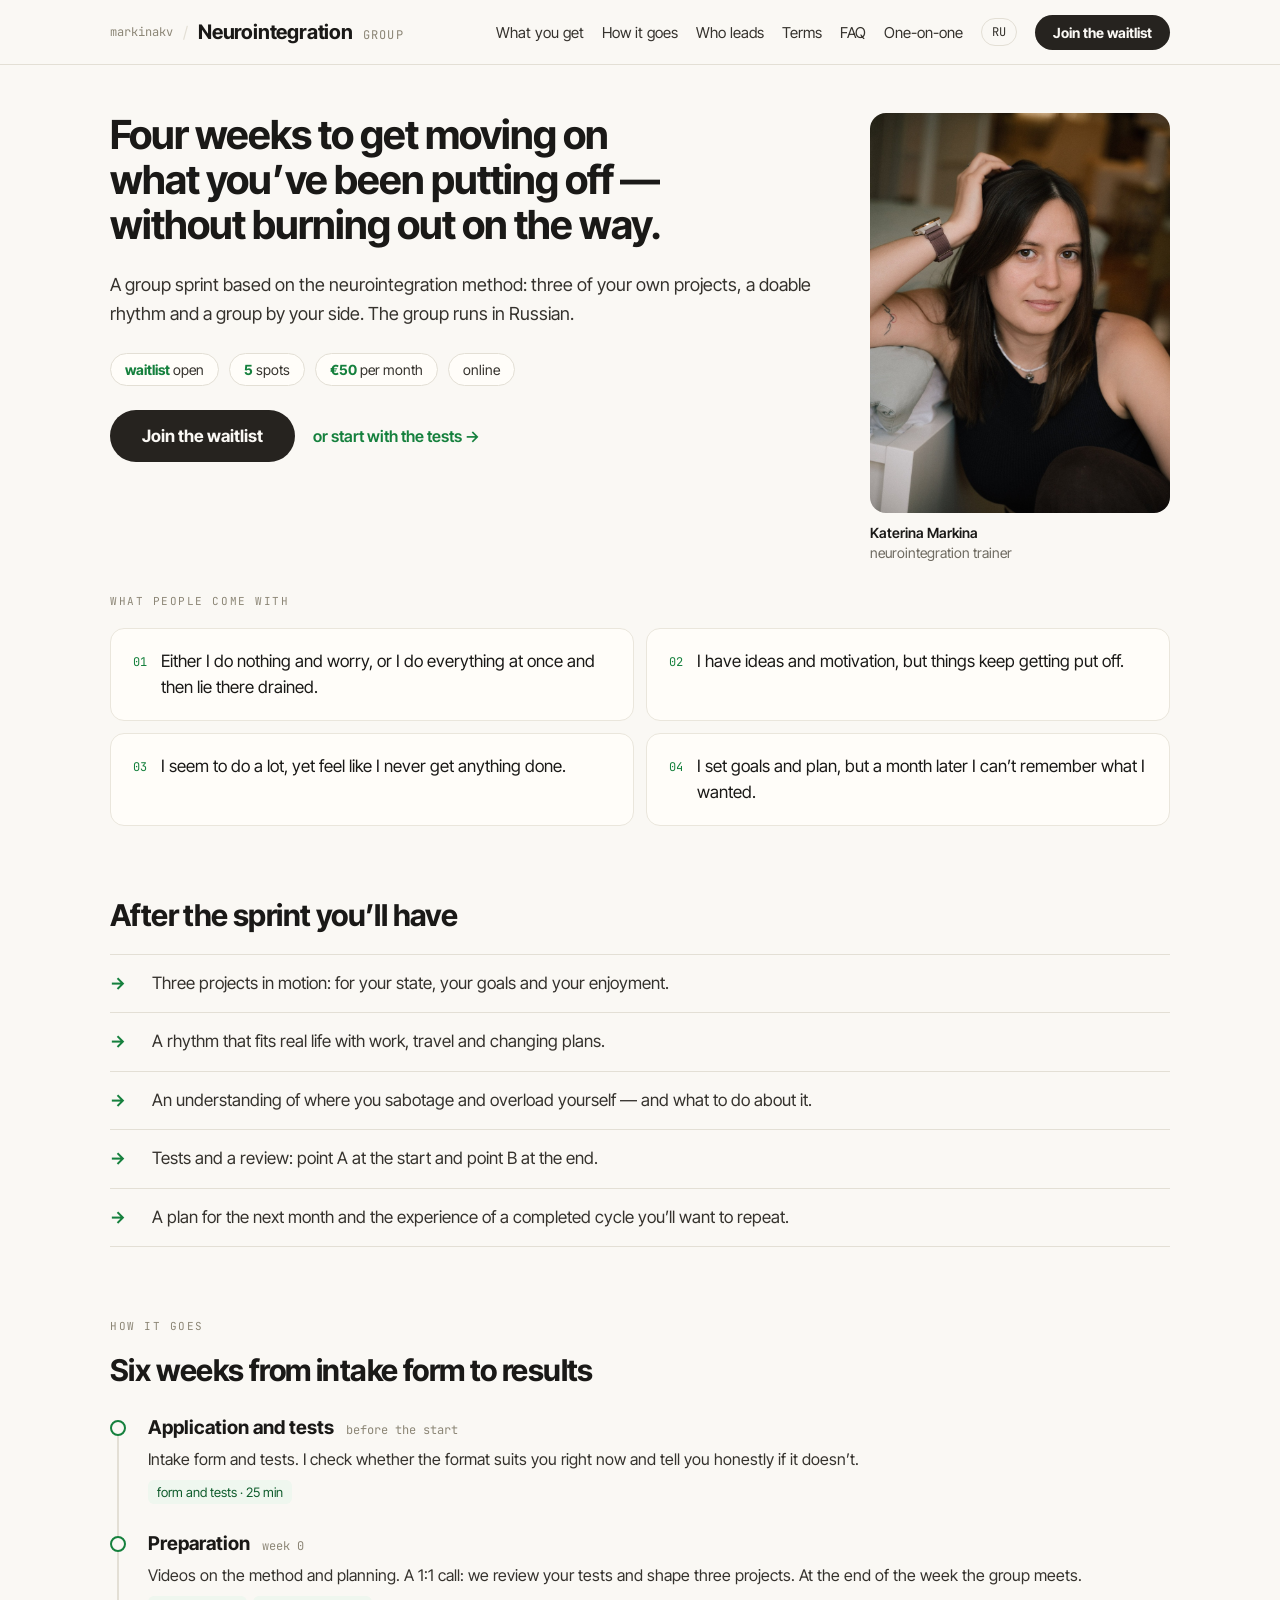
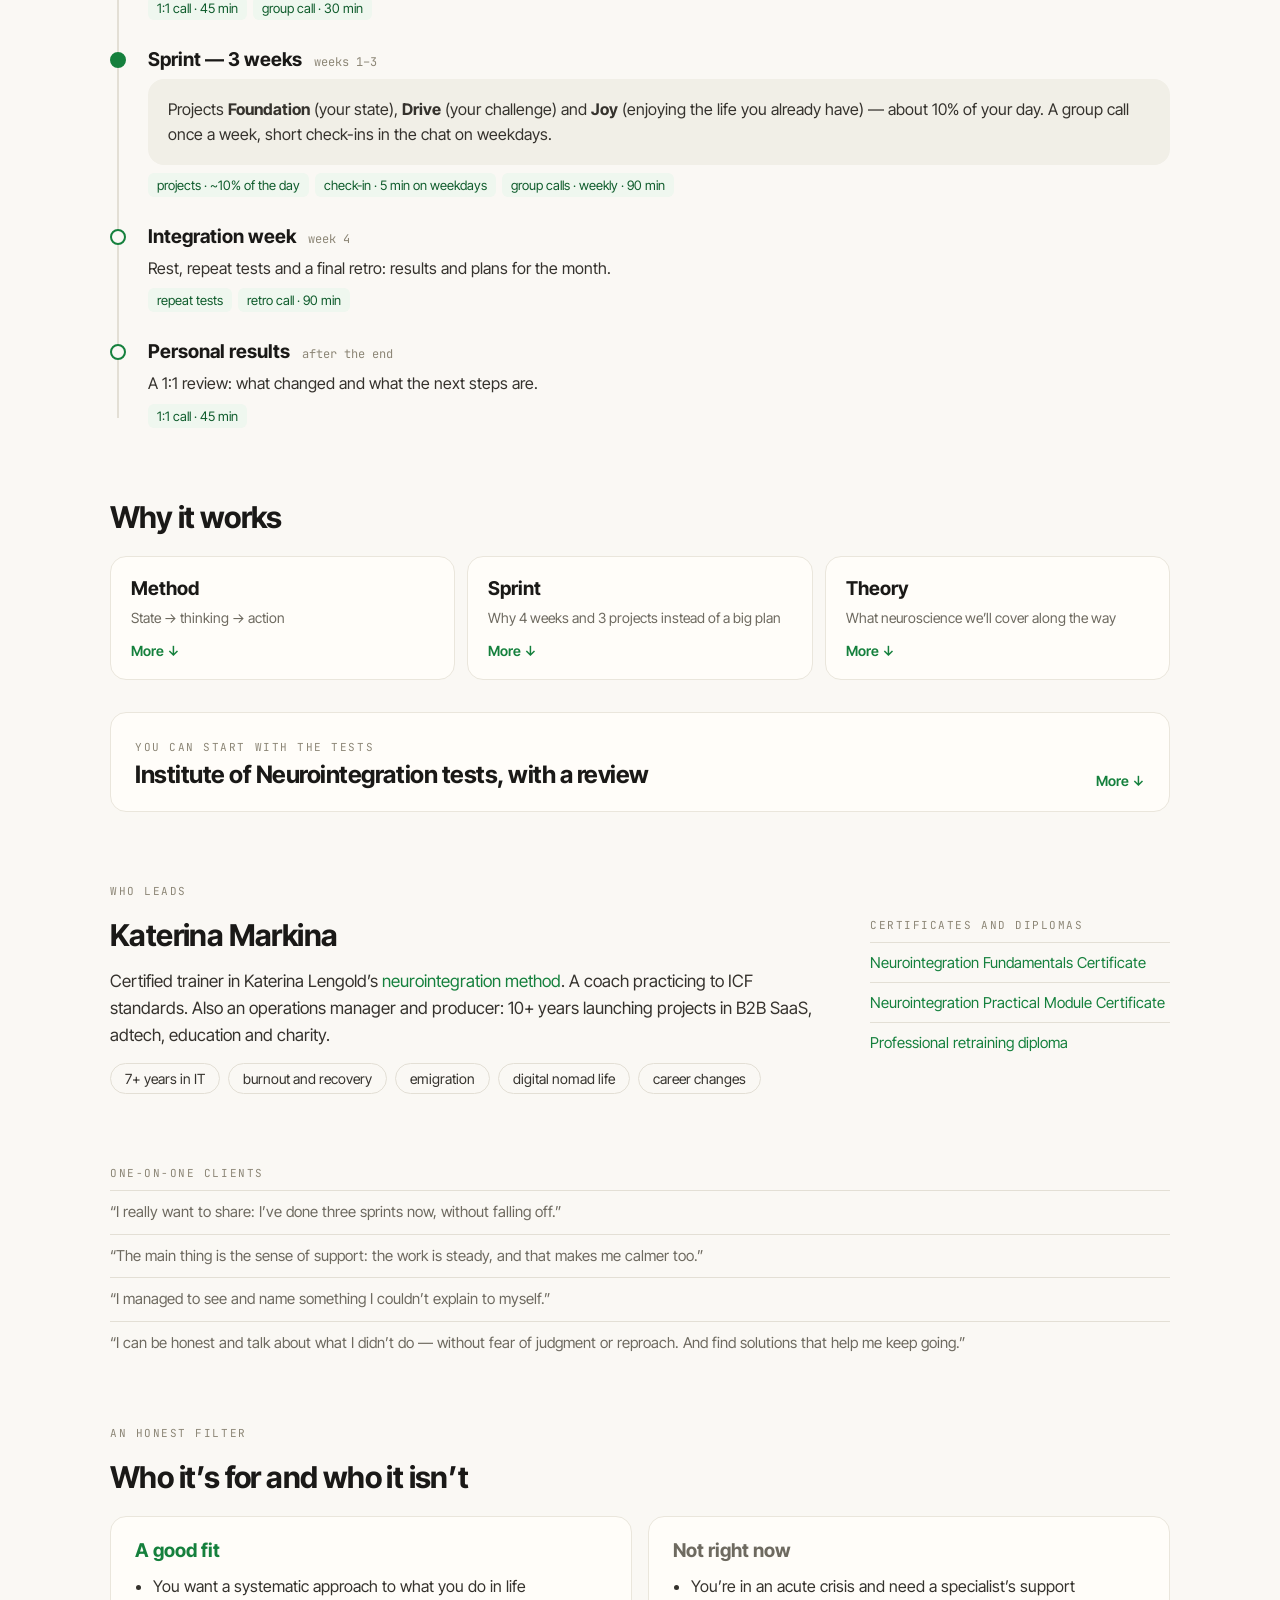
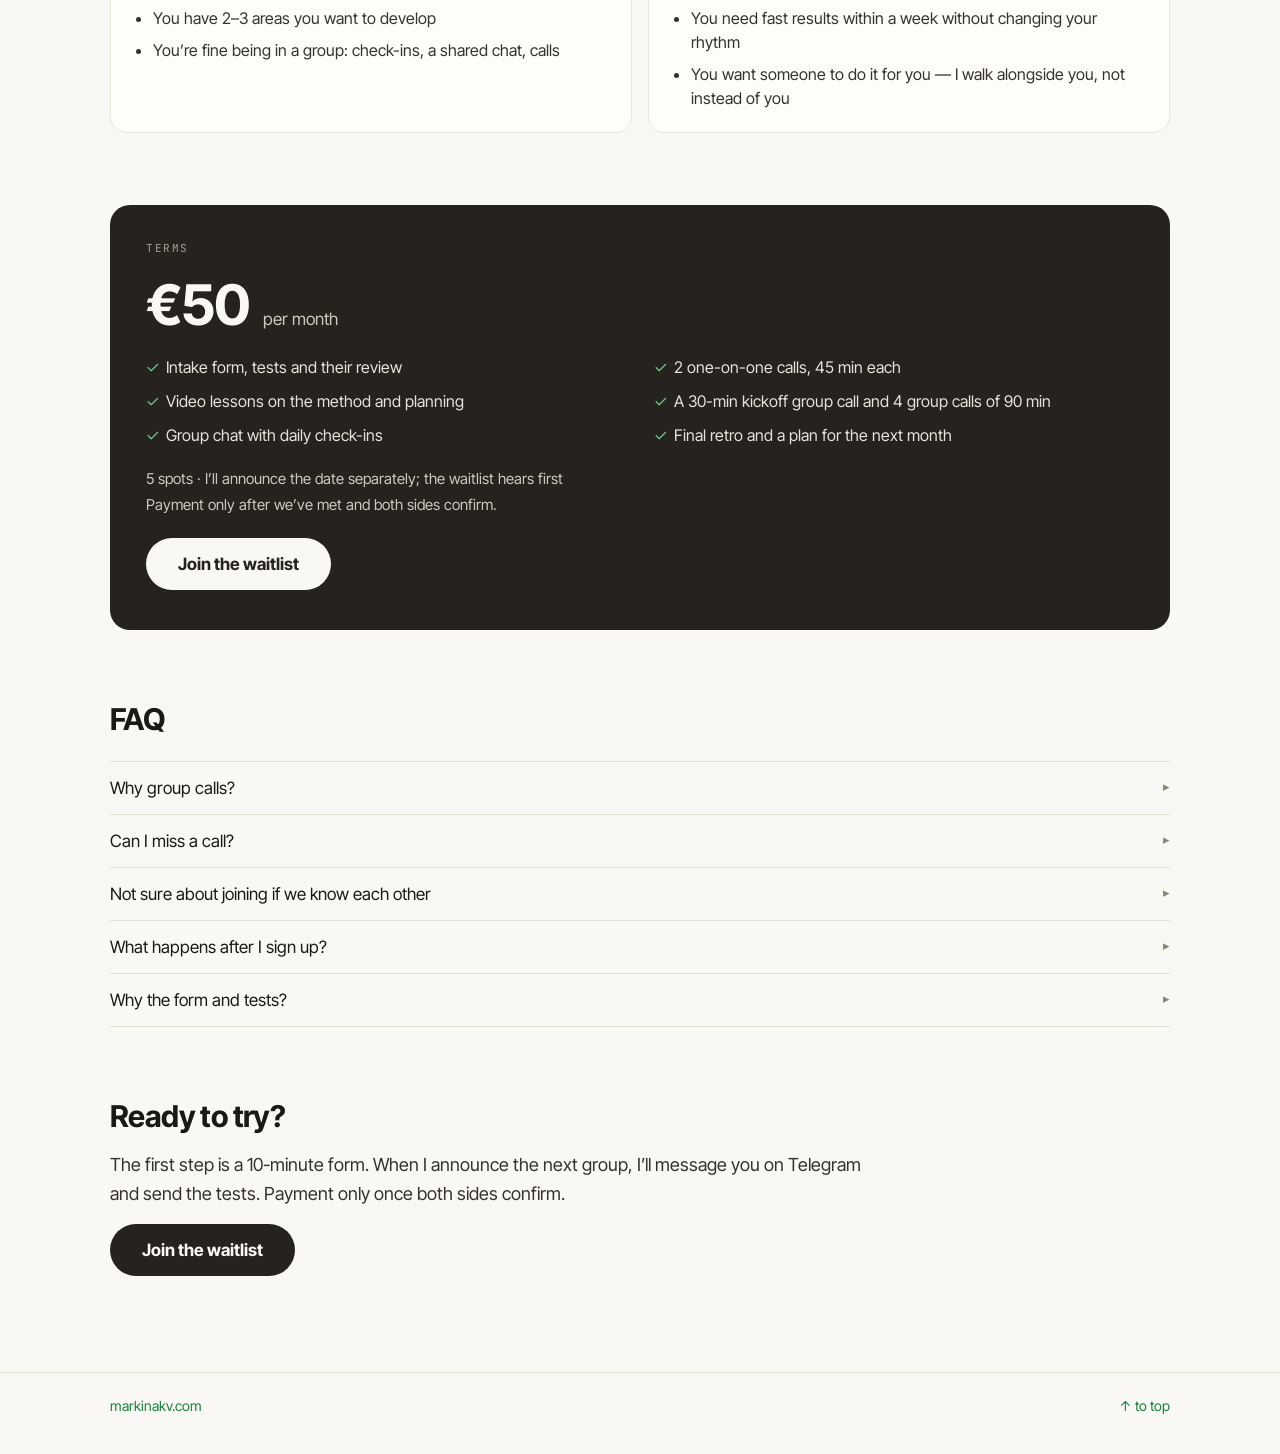
<file: neuro/group/index.html>
<!DOCTYPE html>
<html lang="en">
<head>
<meta charset="utf-8">
<meta name="viewport" content="width=device-width, initial-scale=1">
<title>Neurosprint — group program | markinakv.com</title>
<meta name="description" content="4 weeks, 3 of your own projects and a group by your side. Neurosprint is a group program based on the neurointegration method, led by Katerina Markina. 5 spots, €50.">
<link rel="icon" type="image/svg+xml" href="/favicon.svg">
<link rel="preconnect" href="https://fonts.googleapis.com">
<link rel="preconnect" href="https://fonts.gstatic.com" crossorigin>
<link href="https://fonts.googleapis.com/css2?family=Inter+Tight:wght@400;500;700&family=JetBrains+Mono:wght@400;500&display=swap" rel="stylesheet">
<script>
!function(t,e){var o,n,p,r;e.__SV||(window.posthog&&window.posthog.__loaded)||(window.posthog=e,e._i=[],e.init=function(i,s,a){function g(t,e){var o=e.split(".");2==o.length&&(t=t[o[0]],e=o[1]),t[e]=function(){t.push([e].concat(Array.prototype.slice.call(arguments,0)))}}(p=t.createElement("script")).type="text/javascript",p.crossOrigin="anonymous",p.async=!0,p.src=s.api_host.replace(".i.posthog.com","-assets.i.posthog.com")+"/static/array.js",(r=t.getElementsByTagName("script")[0]).parentNode.insertBefore(p,r);var u=e;for(void 0!==a?u=e[a]=[]:a="posthog",u.people=u.people||[],o="init capture register register_once identify reset get_distinct_id opt_in_capturing opt_out_capturing".split(" "),n=0;n<o.length;n++)g(u,o[n]);e._i.push([i,s,a])},e.__SV=1)}(document,window.posthog||[]);
posthog.init('phc_pzVXHwrtXHBxQvSZMLTv8RKynT4oJGRTofb6DLixLo7C',{api_host:'https://eu.i.posthog.com',defaults:'2026-05-30',person_profiles:'identified_only'});
</script>
<link rel="stylesheet" href="/neuro/neuro.css">
</head>
<body>

<header class="hdr">
  <div class="wrap">
    <div class="hdr-left"><a href="/" class="crumb">markinakv</a><span class="crumb-sep">/</span><a href="/neuro/" class="logo">Neurointegration<small>group</small></a></div>
    <nav class="nav">
      <a class="l" href="#result">What you get</a>
      <a class="l" href="#path">How it goes</a>
      <a class="l" href="#author">Who leads</a>
      <a class="l" href="#terms">Terms</a>
      <a class="l" href="#faq">FAQ</a>
      <a class="l" href="/neuro/solo/">One-on-one</a>
      <a class="lang" href="/ru/neuro/group/" hreflang="ru">RU</a>
      <a class="btn sm" href="https://forms.gle/GpxmvWf3i1kqzAqo9" target="_blank" rel="noopener" data-cta="nav">Join the waitlist</a>
    </nav>
  </div>
</header>

<div class="wrap" id="top">
<main>

  <!-- 1. HERO: «о да, это я» -->
  <section class="hero">
    <div class="hero-text">
      <h1>Four weeks to get moving on what you’ve been putting off — without burning out on the way.</h1>
      <p class="lead">A group sprint based on the neurointegration method: three of your own projects, a doable rhythm and a group by your side. The group runs in Russian.</p>
      <div class="meta-row">
        <span class="chip"><b>waitlist</b> open</span>
        <span class="chip"><b>5</b> spots</span>
        <span class="chip"><b>€50</b> per month</span>
        <span class="chip">online</span>
      </div>
      <div class="cta-row">
        <a class="btn" href="https://forms.gle/GpxmvWf3i1kqzAqo9" target="_blank" rel="noopener" data-cta="hero">Join the waitlist</a>
        <a class="more" href="#tests">or start with the tests →</a>
      </div>
    </div>
    <div class="hero-photo">
      <img src="/uploads/DSC_8644_resized.jpg" alt="Katerina Markina">
      <div class="cap"><b>Katerina Markina</b><br>neurointegration trainer</div>
    </div>
  </section>

  <section style="margin-top:-40px;">
    <span class="eyebrow">what people come with</span>
    <div class="pains">
      <div class="pain"><span>01</span><span>Either I do nothing and worry, or I do everything at once and then lie there drained.</span></div>
      <div class="pain"><span>02</span><span>I have ideas and motivation, but things keep getting put off.</span></div>
      <div class="pain"><span>03</span><span>I seem to do a lot, yet feel like I never get anything done.</span></div>
      <div class="pain"><span>04</span><span>I set goals and plan, but a month later I can’t remember what I wanted.</span></div>
    </div>
  </section>

  <!-- 2. ЧТО ДАСТ -->
  <section id="result">
    <h2>After the sprint you’ll have</h2>
    <div class="outs">
      <div class="out"><i>→</i><span>Three projects in motion: for your state, your goals and your enjoyment.</span></div>
      <div class="out"><i>→</i><span>A rhythm that fits real life with work, travel and changing plans.</span></div>
      <div class="out"><i>→</i><span>An understanding of where you sabotage and overload yourself — and what to do about it.</span></div>
      <div class="out"><i>→</i><span>Tests and a review: point A at the start and point B at the end.</span></div>
      <div class="out"><i>→</i><span>A plan for the next month and the experience of a completed cycle you’ll want to repeat.</span></div>
    </div>
  </section>

  <!-- 3. ТАЙМЛАЙН (вместо цифр и «вклада участника») -->
  <section id="path">
    <span class="eyebrow">how it goes</span>
    <h2>Six weeks from intake form to results</h2>
    <div class="tl">
      <div class="st">
        <span class="dot"></span>
        <div class="st-body">
          <div class="st-head"><h3>Application and tests</h3><span class="date">before the start</span></div>
          <p>Intake form and tests. I check whether the format suits you right now and tell you honestly if it doesn’t.</p>
          <div class="you"><span>form and tests · 25 min</span></div>
        </div>
      </div>
      <div class="st">
        <span class="dot"></span>
        <div class="st-body">
          <div class="st-head"><h3>Preparation</h3><span class="date">week 0</span></div>
          <p>Videos on the method and planning. A 1:1 call: we review your tests and shape three projects. At the end of the week the group meets.</p>
          <div class="you"><span>1:1 call · 45 min</span><span>group call · 30 min</span></div>
        </div>
      </div>
      <div class="st active">
        <span class="dot"></span>
        <div class="st-body">
          <div class="st-head"><h3>Sprint — 3 weeks</h3><span class="date">weeks 1–3</span></div>
          <div class="sprint-box">
            <p>Projects <b>Foundation</b> (your state), <b>Drive</b> (your challenge) and <b>Joy</b> (enjoying the life you already have) — about 10% of your day. A group call once a week, short check-ins in the chat on weekdays.</p>
          </div>
          <div class="you"><span>projects · ~10% of the day</span><span>check-in · 5 min on weekdays</span><span>group calls · weekly · 90 min</span></div>
        </div>
      </div>
      <div class="st">
        <span class="dot"></span>
        <div class="st-body">
          <div class="st-head"><h3>Integration week</h3><span class="date">week 4</span></div>
          <p>Rest, repeat tests and a final retro: results and plans for the month.</p>
          <div class="you"><span>repeat tests</span><span>retro call · 90 min</span></div>
        </div>
      </div>
      <div class="st">
        <span class="dot"></span>
        <div class="st-body">
          <div class="st-head"><h3>Personal results</h3><span class="date">after the end</span></div>
          <p>A 1:1 review: what changed and what the next steps are.</p>
          <div class="you"><span>1:1 call · 45 min</span></div>
        </div>
      </div>
    </div>
  </section>

  <!-- 4. КАК ЭТО РАБОТАЕТ: свёрнутые карточки -->
  <section id="how">
    <h2>Why it works</h2>
    <div class="how-tabs" role="tablist">
      <button class="how-tab" aria-expanded="false" aria-controls="p-method" data-how>
        <span class="t">Method</span>
        <span class="s">State → thinking → action</span>
        <span class="more-t"></span>
      </button>
      <button class="how-tab" aria-expanded="false" aria-controls="p-sprint" data-how>
        <span class="t">Sprint</span>
        <span class="s">Why 4 weeks and 3 projects instead of a big plan</span>
        <span class="more-t"></span>
      </button>
      <button class="how-tab" aria-expanded="false" aria-controls="p-theory" data-how>
        <span class="t">Theory</span>
        <span class="s">What neuroscience we’ll cover along the way</span>
        <span class="more-t"></span>
      </button>
    </div>

    <div class="how-panel" id="p-method" hidden>
      <p>Neurointegration works on three levels at once. We stabilize your state so plans don’t run into exhaustion. We change the thinking that pulls you back into old loops. We plan actions sized to fit an ordinary week.</p>
      <div class="mini3">
        <div><b>State</b><span>Sleep, energy, stress response, recovery.</span></div>
        <div><b>Thinking</b><span>Beliefs that keep us stuck in preparation, sabotaging plans or grabbing at everything at once.</span></div>
        <div><b>Action</b><span>Small, consistent steps at sprint pace, plus reflection.</span></div>
      </div>
    </div>

    <div class="how-panel" id="p-sprint" hidden>
      <p>Big goals break against reality. A sprint is four weeks and three projects you can see in full. Short cycles help you regularly notice what to strengthen, and a completed cycle helps the brain lock in the experience of change.</p>
      <div class="rule"><b>10/90</b><span>10% of your time goes to the new, 90% of life stays as it is. This rhythm holds up with a full workload, during moves and while travelling.</span></div>
    </div>

    <div class="how-panel" id="p-theory" hidden>
      <div class="tlist">
        <div><b>Homeostasis</b> — why the brain sabotages even changes you want</div>
        <div><b>Neuroplasticity</b> — why you need repetition and focus, not willpower</div>
        <div><b>Serotonin–dopamine balance</b> — why you can’t hit the gas and the brakes at the same time</div>
        <div><b>The stress response cycle</b> — where it breaks and turns into burnout</div>
        <div><b>Amygdala and prefrontal cortex</b> — why stress switches off the thinking mode you need</div>
      </div>
    </div>
  </section>

  <!-- 5. КТО ВЕДЁТ -->
  <section id="tests">
    <details class="fold" id="tests-fold">
      <summary>
        <span><span class="eyebrow">you can start with the tests</span><h2>Institute of Neurointegration tests, with a review</h2></span>
        <span class="more-t"></span>
      </summary>
      <div class="fold-body">
    <p class="lead">You can start by taking an outside look at yourself: you take the tests, I review the results. That shows where you are right now in terms of state, stress and skills. The tests are in Russian.</p>
    <div class="tests">
      <div class="test">
        <h3>Key indicators test</h3>
        <div class="row"><b>NeuroBalance</b> — how much of your time you spend resourced, in distress or burned out</div>
        <div class="row"><b>NeuroOrbits</b> — your habitual behavior patterns</div>
        <div class="row"><b>Productivity index</b> — structure, focus, reflection</div>
        <div class="row"><b>PHQ-8 and GAD-7</b> — screening for symptoms of depression and anxiety</div>
        <a class="btn ghost" href="https://neurointegration.org/test-neurointegration" target="_blank" rel="noopener" data-cta="test1">Take the test</a>
      </div>
      <div class="test">
        <h3>Adapted Holmes–Rahe test</h3>
        <div class="row"><b>Stress factors</b> — the load from life events over the past year</div>
        <a class="btn ghost" href="https://neurointegration.org/test-adapt-stress" target="_blank" rel="noopener" data-cta="test2">Take the test</a>
      </div>
    </div>
    <p class="howto">Both tests take about 25 minutes. Send me a screenshot or the text of the final page of each test on Telegram — no need for the intermediate results. You’ll get the review within a day.</p>
    <a class="btn" href="https://t.me/markinakv" target="_blank" rel="noopener" data-cta="send-tests" style="align-self:flex-start;">Send results for review</a>
  
      </div>
    </details>
  </section>
  <script>
    (function () {
      var d = document.getElementById('tests-fold');
      function openIf() { if (location.hash === '#tests') { d.open = true; setTimeout(function () { d.scrollIntoView({ block: 'start' }); }, 30); } }
      openIf(); window.addEventListener('hashchange', openIf);
      document.querySelectorAll('a[href="#tests"]').forEach(function (a) { a.addEventListener('click', function (e) { e.preventDefault(); d.open = true; setTimeout(function () { d.scrollIntoView({ behavior: 'smooth', block: 'start' }); }, 30); history.replaceState(null, '', '#tests'); }); });
    })();
  </script>

  <section id="author">
    <span class="eyebrow">who leads</span>
    <div class="author-g">
      <div class="author-text">
        <h2>Katerina Markina</h2>
        <p>Certified trainer in Katerina Lengold’s <a href="https://neurointegration.org/ru" target="_blank" rel="noopener">neurointegration method</a>. A coach practicing to ICF standards. Also an operations manager and producer: 10+ years launching projects in B2B SaaS, adtech, education and charity.</p>
        <div class="tags">
          <span>7+ years in IT</span><span>burnout and recovery</span><span>emigration</span><span>digital nomad life</span><span>career changes</span>
        </div>
        <p class="strong" style="display:none"></p>
      </div>
      <div><div class="certs certs-static"><span class="eyebrow">certificates and diplomas</span><div>
            <a href="https://neurosprintgroup.markinakv.com/uploads/Journaling%20Quotes%20Certificate.png" target="_blank" rel="noopener">Neurointegration Fundamentals Certificate</a>
            <a href="https://neurosprintgroup.markinakv.com/uploads/%D1%81%D0%B5%D1%80%D1%82%D0%B8%D1%84%D0%B8%D0%BA%D0%B0%D1%82.jpg" target="_blank" rel="noopener">Neurointegration Practical Module Certificate</a>
            <a href="https://neurosprintgroup.markinakv.com/uploads/%D0%94%D0%B8%D0%BF%D0%BB%D0%BE%D0%BC%20%D0%BE%20%D0%BF%D1%80%D0%BE%D1%84%D0%B5%D1%81%D1%81%D0%B8%D0%BE%D0%BD%D0%B0%D0%BB%D1%8C%D0%BD%D0%BE%D0%B9%20%D0%BF%D0%B5%D1%80%D0%B5%D0%BF%D0%BE%D0%B4%D0%B3%D0%BE%D1%82%D0%BE%D0%B2%D0%BA%D0%B5.pdf" target="_blank" rel="noopener">Professional retraining diploma</a>
          </div></div></div>
    </div>
  </section>

  <!-- 6. ОТЗЫВЫ -->
  <section id="reviews">
    <div class="old-revs">
      <span class="eyebrow">one-on-one clients</span>
      <p>“I really want to share: I’ve done three sprints now, without falling off.”</p>
      <p>“The main thing is the sense of support: the work is steady, and that makes me calmer too.”</p>
      <p>“I managed to see and name something I couldn’t explain to myself.”</p>
      <p>“I can be honest and talk about what I didn’t do — without fear of judgment or reproach. And find solutions that help me keep going.”</p>
    </div>
  </section>

  <!-- 7. КОМУ ПОДХОДИТ -->
  <section id="fit">
    <span class="eyebrow">an honest filter</span>
    <h2>Who it’s for and who it isn’t</h2>
    <div class="fit">
      <div>
        <h3 style="color:var(--green)">A good fit</h3>
        <ul>
          <li>You want a systematic approach to what you do in life</li>
          <li>You have 2–3 areas you want to develop</li>
          <li>You’re fine being in a group: check-ins, a shared chat, calls</li>
        </ul>
      </div>
      <div>
        <h3 style="color:var(--mute)">Not right now</h3>
        <ul>
          <li>You’re in an acute crisis and need a specialist’s support</li>
          <li>You need fast results within a week without changing your rhythm</li>
          <li>You want someone to do it for you — I walk alongside you, not instead of you</li>
        </ul>
      </div>
    </div>
  </section>

  <!-- 8. УСЛОВИЯ -->
  <section id="terms" class="terms">
    <span class="eyebrow">terms</span>
    <div class="price"><b>€50</b><span>per month</span></div>
    <div class="incl">
      <div>Intake form, tests and their review</div>
      <div>2 one-on-one calls, 45 min each</div>
      <div>Video lessons on the method and planning</div>
      <div>A 30-min kickoff group call and 4 group calls of 90 min</div>
      <div>Group chat with daily check-ins</div>
      <div>Final retro and a plan for the next month</div>
    </div>
    <p style="font-size:15px;color:#CFC9BB;">5 spots · I’ll announce the date separately; the waitlist hears first</p>
    <p style="font-size:15px;color:#CFC9BB;line-height:1.5;">Payment only after we’ve met and both sides confirm.</p>
    <a class="btn" href="https://forms.gle/GpxmvWf3i1kqzAqo9" target="_blank" rel="noopener" data-cta="terms">Join the waitlist</a>
  </section>

  <!-- 9. FAQ -->
  <section id="faq" class="faq">
    <h2>FAQ</h2>
    <div>
      <details><summary>Why group calls?<span class="arr">▸</span></summary>
        <p>Reflection, sharing and support: other people’s experience often gives a fresh view of your own tasks.<br>Plus a bit of theory you apply to your projects right away.</p></details>
      <details><summary>Can I miss a call?<span class="arr">▸</span></summary>
        <p>Yes: watch the recording and post in the chat about your projects and your response to what others shared.</p></details>
      <details><summary>Not sure about joining if we know each other<span class="arr">▸</span></summary>
        <p>I get it, it feels a bit awkward to me too. We probably know each other in other roles — this will be a new experience for both of us. We’ll manage.</p></details>
      <details><summary>What happens after I sign up?<span class="arr">▸</span></summary>
        <p>I’ll get in touch about what you need and let you know among the first when I’m planning the next group.</p></details>
      <details><summary>Why the form and tests?<span class="arr">▸</span></summary>
        <p>To understand your point A and what you need. We’ll review the results on the first one-on-one call.</p></details>
    </div>
  </section>

  <!-- финальный CTA -->
  <section class="final">
    <h2>Ready to try?</h2>
    <p class="lead">The first step is a 10-minute form. When I announce the next group, I’ll message you on Telegram and send the tests. Payment only once both sides confirm.</p>
    <a class="btn" href="https://forms.gle/GpxmvWf3i1kqzAqo9" target="_blank" rel="noopener" data-cta="final">Join the waitlist</a>
  </section>

</main>
</div>

<footer>
  <div class="wrap"><a href="/">markinakv.com</a><a href="#top">↑ to top</a></div>
</footer>

<script>
  // карточки «Как это работает»: одна открыта за раз, повторный клик закрывает
  document.querySelectorAll('[data-how]').forEach(function (btn) {
    btn.addEventListener('click', function () {
      var open = btn.getAttribute('aria-expanded') === 'true';
      document.querySelectorAll('[data-how]').forEach(function (b) {
        b.setAttribute('aria-expanded', 'false');
        document.getElementById(b.getAttribute('aria-controls')).hidden = true;
      });
      if (!open) {
        btn.setAttribute('aria-expanded', 'true');
        document.getElementById(btn.getAttribute('aria-controls')).hidden = false;
      }
      if (window.posthog && posthog.capture) posthog.capture('how_card_toggle', { card: btn.getAttribute('aria-controls'), open: !open });
    });
  });
  document.querySelectorAll('[data-cta]').forEach(function (a) {
    a.addEventListener('click', function () {
      if (window.posthog && posthog.capture) posthog.capture('cta_click', { place: a.getAttribute('data-cta'), page: 'group' });
    });
  });
</script>
</body>
</html>
</file>
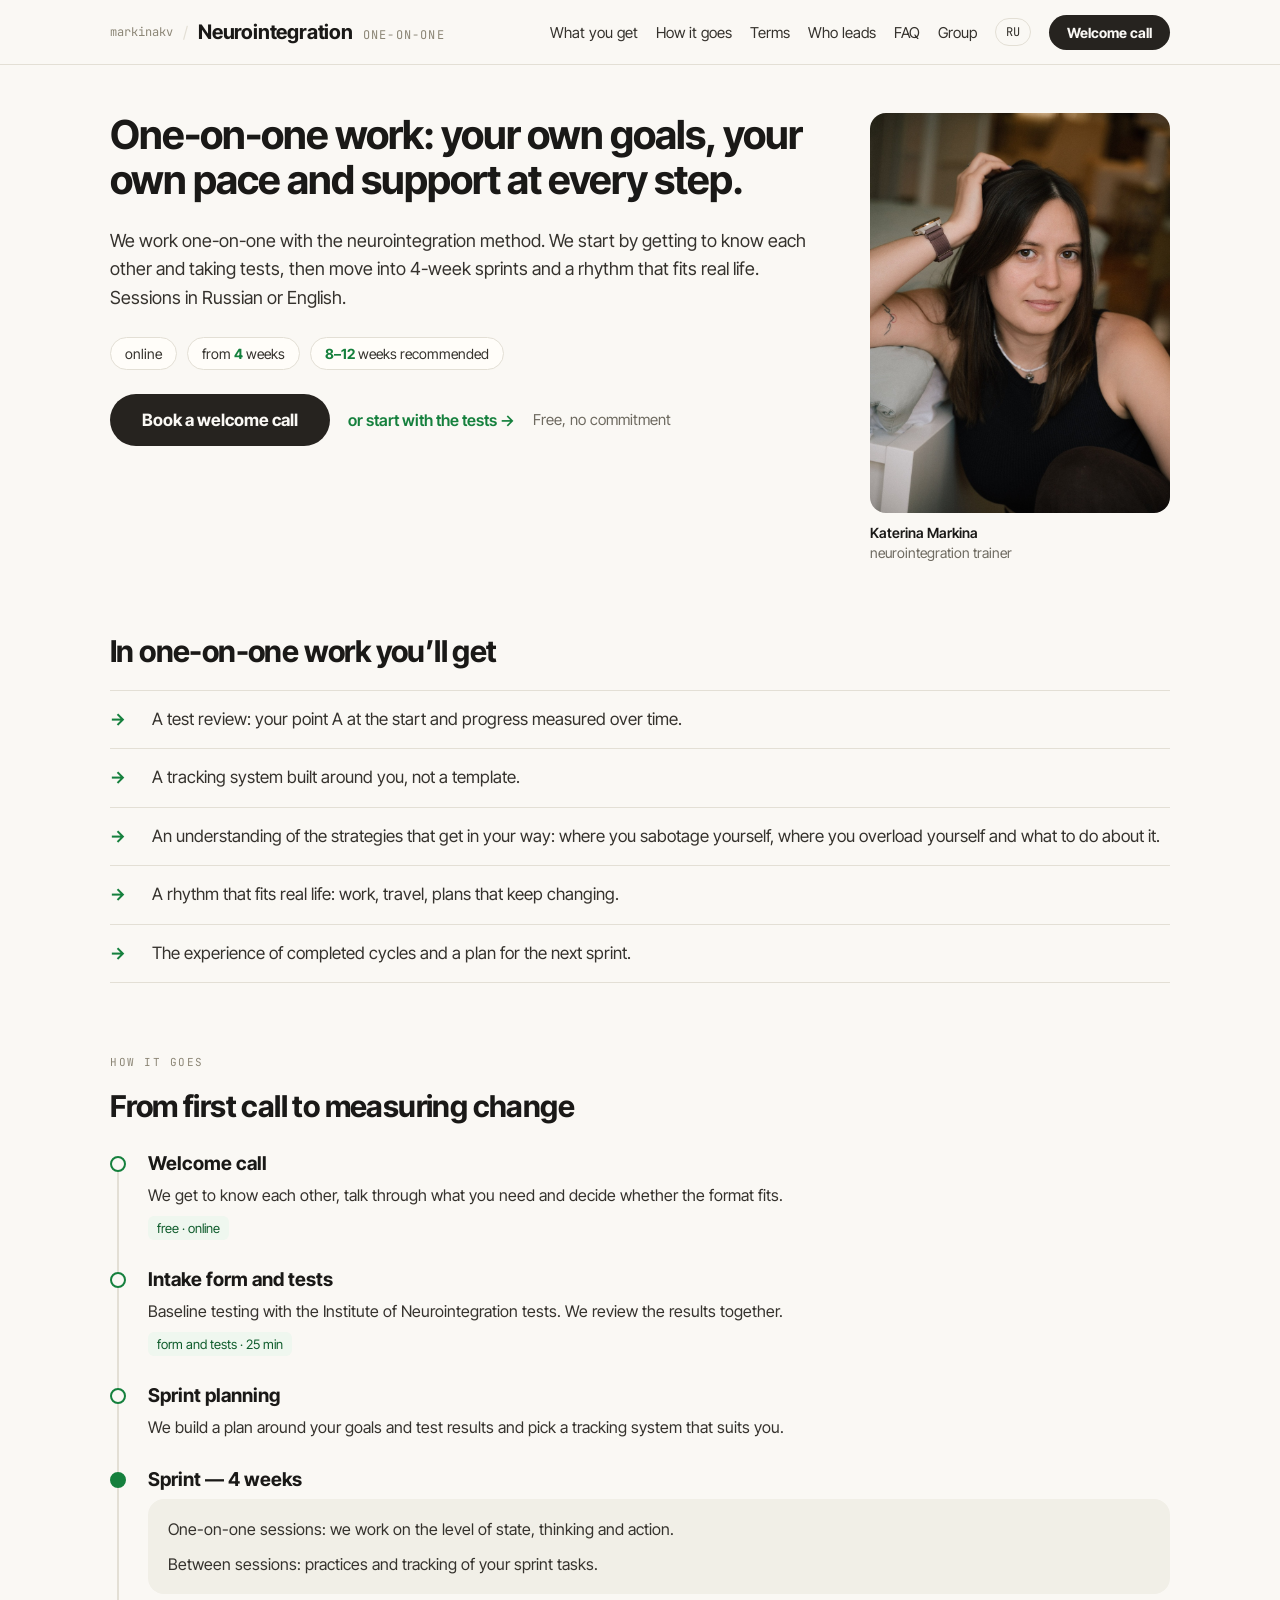
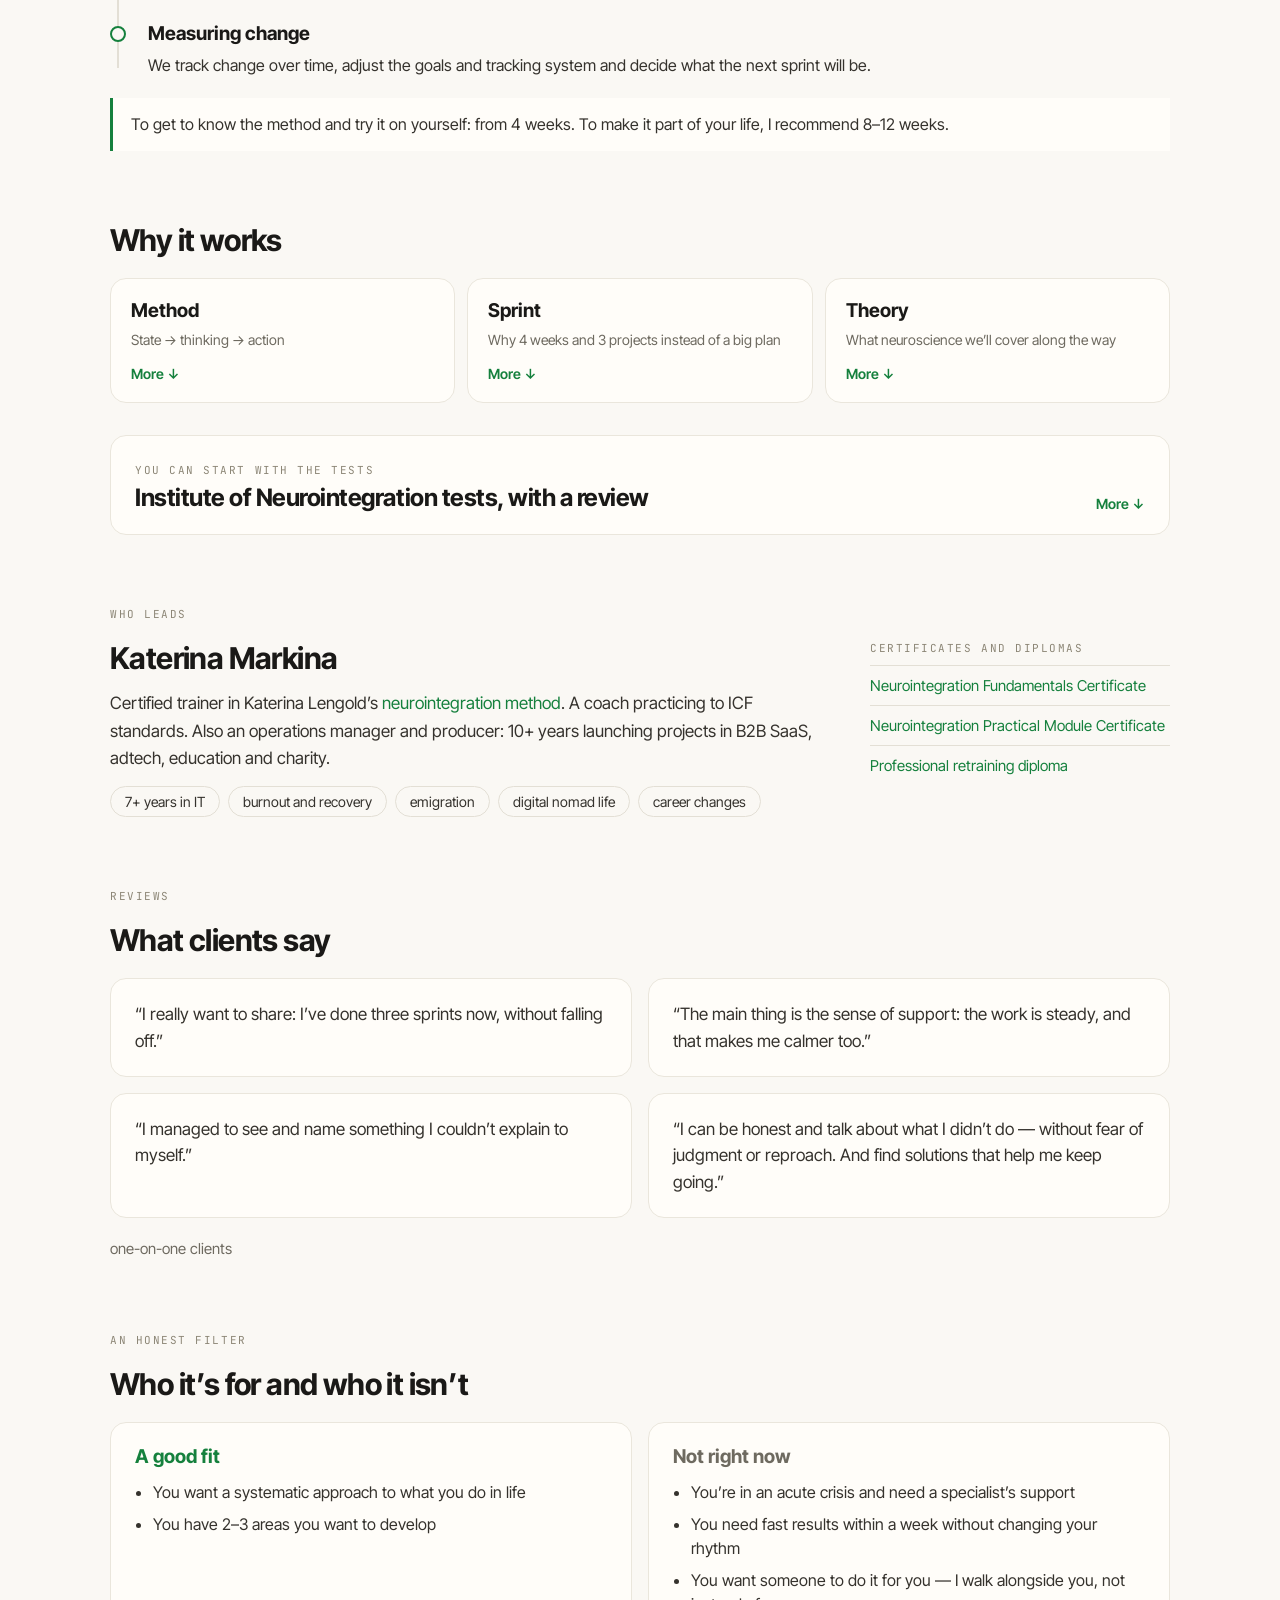
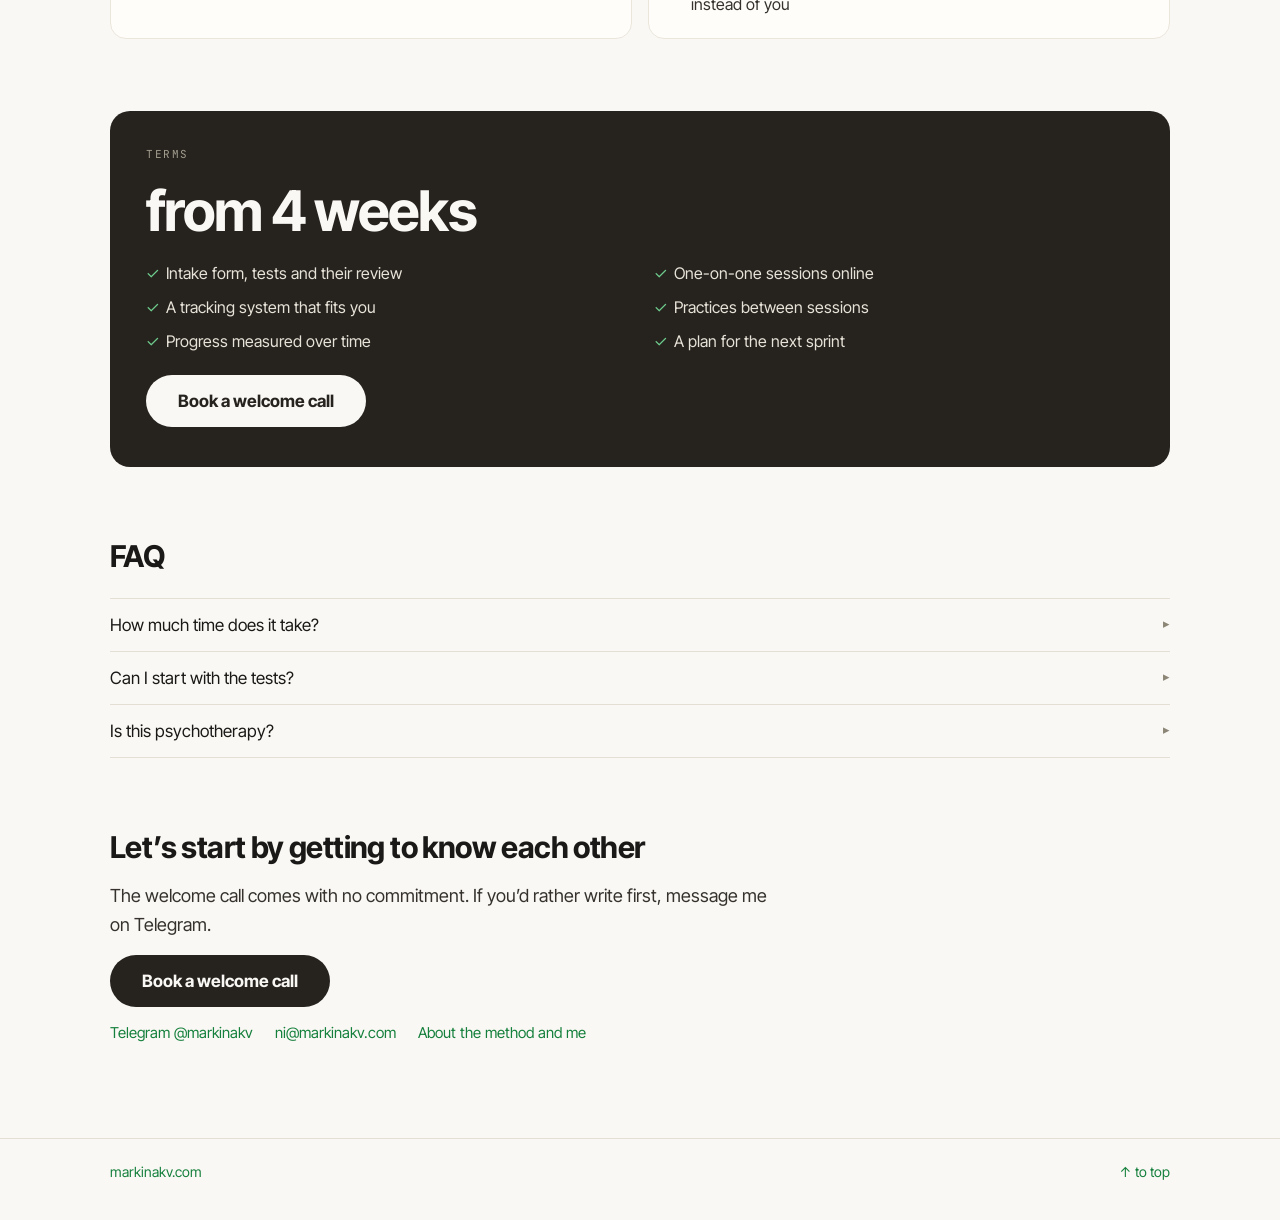
<file: neuro/solo/index.html>
<!DOCTYPE html>
<html lang="en">
<head>
<meta charset="utf-8">
<meta name="viewport" content="width=device-width, initial-scale=1">
<title>Neurosprint — one-on-one work | markinakv.com</title>
<meta name="description" content="One-on-one work with the neurointegration method: your own goals, your own pace, 4-week sprints. We start with a free welcome call.">
<link rel="icon" type="image/svg+xml" href="/favicon.svg">
<link rel="preconnect" href="https://fonts.googleapis.com">
<link href="https://fonts.googleapis.com/css2?family=Inter+Tight:wght@400;500;700&family=JetBrains+Mono:wght@400;500&display=swap" rel="stylesheet">
<script>
!function(t,e){var o,n,p,r;e.__SV||(window.posthog&&window.posthog.__loaded)||(window.posthog=e,e._i=[],e.init=function(i,s,a){function g(t,e){var o=e.split(".");2==o.length&&(t=t[o[0]],e=o[1]),t[e]=function(){t.push([e].concat(Array.prototype.slice.call(arguments,0)))}}(p=t.createElement("script")).type="text/javascript",p.crossOrigin="anonymous",p.async=!0,p.src=s.api_host.replace(".i.posthog.com","-assets.i.posthog.com")+"/static/array.js",(r=t.getElementsByTagName("script")[0]).parentNode.insertBefore(p,r);var u=e;for(void 0!==a?u=e[a]=[]:a="posthog",u.people=u.people||[],o="init capture register register_once identify reset get_distinct_id opt_in_capturing opt_out_capturing".split(" "),n=0;n<o.length;n++)g(u,o[n]);e._i.push([i,s,a])},e.__SV=1)}(document,window.posthog||[]);
posthog.init('phc_pzVXHwrtXHBxQvSZMLTv8RKynT4oJGRTofb6DLixLo7C',{api_host:'https://eu.i.posthog.com',defaults:'2026-05-30',person_profiles:'identified_only'});
</script>
<link rel="stylesheet" href="/neuro/neuro.css">
</head>
<body>
<header class="hdr">
  <div class="wrap">
    <div class="hdr-left"><a href="/" class="crumb">markinakv</a><span class="crumb-sep">/</span><a href="/neuro/" class="logo">Neurointegration<small>one-on-one</small></a></div>
    <nav class="nav">
      <a class="l" href="#result">What you get</a>
      <a class="l" href="#path">How it goes</a>
      <a class="l" href="#terms">Terms</a>
      <a class="l" href="#author">Who leads</a>
      <a class="l" href="#faq">FAQ</a>
      <a class="l" href="/neuro/group/">Group</a>
      <a class="lang" href="/ru/neuro/solo/" hreflang="ru">RU</a>
      <a class="btn sm" href="https://calendar.google.com/calendar/u/0/appointments/schedules/AcZssZ3bRaUebNc3aKSK7VDZ2QGoo601sHcT0FT3uLCPKw3ZBwr8zeXiUF8RNBZhixEakBUpJJjt2po4" target="_blank" rel="noopener" data-cta="nav">Welcome call</a>
    </nav>
  </div>
</header>

<div class="wrap" id="top">
<main>

  <section class="hero">
    <div class="hero-text">
      <h1>One-on-one work: your own goals, your own pace and support at every step.</h1>
      <p class="lead">We work one-on-one with the neurointegration method. We start by getting to know each other and taking tests, then move into 4-week sprints and a rhythm that fits real life. Sessions in Russian or English.</p>
      <div class="meta-row">
        <span class="chip">online</span>
        <span class="chip">from <b>4</b> weeks</span>
        <span class="chip"><b>8–12</b> weeks recommended</span>
      </div>
      <div class="cta-row">
        <a class="btn" href="https://calendar.google.com/calendar/u/0/appointments/schedules/AcZssZ3bRaUebNc3aKSK7VDZ2QGoo601sHcT0FT3uLCPKw3ZBwr8zeXiUF8RNBZhixEakBUpJJjt2po4" target="_blank" rel="noopener" data-cta="hero">Book a welcome call</a>
        <a class="more" href="#tests">or start with the tests →</a>
        <span class="note">Free, no commitment</span>
      </div>
    </div>
    <div class="hero-photo">
      <img src="/uploads/DSC_8644_resized.jpg" alt="Katerina Markina">
      <div class="cap"><b>Katerina Markina</b><br>neurointegration trainer</div>
    </div>
  </section>

  <section id="result">
    <h2>In one-on-one work you’ll get</h2>
    <div class="outs">
      <div class="out"><i>→</i><span>A test review: your point A at the start and progress measured over time.</span></div>
      <div class="out"><i>→</i><span>A tracking system built around you, not a template.</span></div>
      <div class="out"><i>→</i><span>An understanding of the strategies that get in your way: where you sabotage yourself, where you overload yourself and what to do about it.</span></div>
      <div class="out"><i>→</i><span>A rhythm that fits real life: work, travel, plans that keep changing.</span></div>
      <div class="out"><i>→</i><span>The experience of completed cycles and a plan for the next sprint.</span></div>
    </div>
  </section>

  <section id="path">
    <span class="eyebrow">how it goes</span>
    <h2>From first call to measuring change</h2>
    <div class="tl">
      <div class="st">
        <span class="dot"></span>
        <div class="st-body">
          <div class="st-head"><h3>Welcome call</h3></div>
          <p>We get to know each other, talk through what you need and decide whether the format fits.</p>
          <div class="you"><span>free · online</span></div>
        </div>
      </div>
      <div class="st">
        <span class="dot"></span>
        <div class="st-body">
          <div class="st-head"><h3>Intake form and tests</h3></div>
          <p>Baseline testing with the Institute of Neurointegration tests. We review the results together.</p>
          <div class="you"><span>form and tests · 25 min</span></div>
        </div>
      </div>
      <div class="st">
        <span class="dot"></span>
        <div class="st-body">
          <div class="st-head"><h3>Sprint planning</h3></div>
          <p>We build a plan around your goals and test results and pick a tracking system that suits you.</p>
        </div>
      </div>
      <div class="st active">
        <span class="dot"></span>
        <div class="st-body">
          <div class="st-head"><h3>Sprint — 4 weeks</h3></div>
          <div class="sprint-box">
            <p>One-on-one sessions: we work on the level of state, thinking and action.</p>
            <p>Between sessions: practices and tracking of your sprint tasks.</p>
          </div>
        </div>
      </div>
      <div class="st">
        <span class="dot"></span>
        <div class="st-body">
          <div class="st-head"><h3>Measuring change</h3></div>
          <p>We track change over time, adjust the goals and tracking system and decide what the next sprint will be.</p>
        </div>
      </div>
    </div>
    <p class="howto">To get to know the method and try it on yourself: from 4 weeks. To make it part of your life, I recommend 8–12 weeks.</p>
  </section>

  <section id="how">
    <h2>Why it works</h2>
    <div class="how-tabs" role="tablist">
      <button class="how-tab" aria-expanded="false" aria-controls="p-method" data-how>
        <span class="t">Method</span>
        <span class="s">State → thinking → action</span>
        <span class="more-t"></span>
      </button>
      <button class="how-tab" aria-expanded="false" aria-controls="p-sprint" data-how>
        <span class="t">Sprint</span>
        <span class="s">Why 4 weeks and 3 projects instead of a big plan</span>
        <span class="more-t"></span>
      </button>
      <button class="how-tab" aria-expanded="false" aria-controls="p-theory" data-how>
        <span class="t">Theory</span>
        <span class="s">What neuroscience we’ll cover along the way</span>
        <span class="more-t"></span>
      </button>
    </div>

    <div class="how-panel" id="p-method" hidden>
      <p>Neurointegration works on three levels at once. We stabilize your state so plans don’t run into exhaustion. We change the thinking that pulls you back into old loops. We plan actions sized to fit an ordinary week.</p>
      <div class="mini3">
        <div><b>State</b><span>Sleep, energy, stress response, recovery.</span></div>
        <div><b>Thinking</b><span>Beliefs that keep us stuck in preparation, sabotaging plans or grabbing at everything at once.</span></div>
        <div><b>Action</b><span>Small, consistent steps at sprint pace, plus reflection.</span></div>
      </div>
    </div>

    <div class="how-panel" id="p-sprint" hidden>
      <p>Big goals break against reality. A sprint is four weeks and three projects you can see in full. Short cycles help you regularly notice what to strengthen, and a completed cycle helps the brain lock in the experience of change.</p>
      <div class="rule"><b>10/90</b><span>10% of your time goes to the new, 90% of life stays as it is. This rhythm holds up with a full workload, during moves and while travelling.</span></div>
    </div>

    <div class="how-panel" id="p-theory" hidden>
      <div class="tlist">
        <div><b>Homeostasis</b> — why the brain sabotages even changes you want</div>
        <div><b>Neuroplasticity</b> — why you need repetition and focus, not willpower</div>
        <div><b>Serotonin–dopamine balance</b> — why you can’t hit the gas and the brakes at the same time</div>
        <div><b>The stress response cycle</b> — where it breaks and turns into burnout</div>
        <div><b>Amygdala and prefrontal cortex</b> — why stress switches off the thinking mode you need</div>
      </div>
    </div>
  </section>

  <section id="tests">
    <details class="fold" id="tests-fold">
      <summary>
        <span><span class="eyebrow">you can start with the tests</span><h2>Institute of Neurointegration tests, with a review</h2></span>
        <span class="more-t"></span>
      </summary>
      <div class="fold-body">
    <p class="lead">You can start by taking an outside look at yourself: you take the tests, I review the results. That shows where you are right now in terms of state, stress and skills. The tests are in Russian.</p>
    <div class="tests">
      <div class="test">
        <h3>Key indicators test</h3>
        <div class="row"><b>NeuroBalance</b> — how much of your time you spend resourced, in distress or burned out</div>
        <div class="row"><b>NeuroOrbits</b> — your habitual behavior patterns</div>
        <div class="row"><b>Productivity index</b> — structure, focus, reflection</div>
        <div class="row"><b>PHQ-8 and GAD-7</b> — screening for symptoms of depression and anxiety</div>
        <a class="btn ghost" href="https://neurointegration.org/test-neurointegration" target="_blank" rel="noopener" data-cta="test1">Take the test</a>
      </div>
      <div class="test">
        <h3>Adapted Holmes–Rahe test</h3>
        <div class="row"><b>Stress factors</b> — the load from life events over the past year</div>
        <a class="btn ghost" href="https://neurointegration.org/test-adapt-stress" target="_blank" rel="noopener" data-cta="test2">Take the test</a>
      </div>
    </div>
    <p class="howto">Both tests take about 25 minutes. Send me a screenshot or the text of the final page of each test on Telegram — no need for the intermediate results. You’ll get the review within a day.</p>
    <a class="btn" href="https://t.me/markinakv" target="_blank" rel="noopener" data-cta="send-tests" style="align-self:flex-start;">Send results for review</a>
  
      </div>
    </details>
  </section>
  <script>
    (function () {
      var d = document.getElementById('tests-fold');
      function openIf() { if (location.hash === '#tests') { d.open = true; setTimeout(function () { d.scrollIntoView({ block: 'start' }); }, 30); } }
      openIf(); window.addEventListener('hashchange', openIf);
      document.querySelectorAll('a[href="#tests"]').forEach(function (a) { a.addEventListener('click', function (e) { e.preventDefault(); d.open = true; setTimeout(function () { d.scrollIntoView({ behavior: 'smooth', block: 'start' }); }, 30); history.replaceState(null, '', '#tests'); }); });
    })();
  </script>

  <section id="author">
    <span class="eyebrow">who leads</span>
    <div class="author-g">
      <div class="author-text">
        <h2>Katerina Markina</h2>
        <p>Certified trainer in Katerina Lengold’s <a href="https://neurointegration.org/ru" target="_blank" rel="noopener">neurointegration method</a>. A coach practicing to ICF standards. Also an operations manager and producer: 10+ years launching projects in B2B SaaS, adtech, education and charity.</p>
        <div class="tags">
          <span>7+ years in IT</span><span>burnout and recovery</span><span>emigration</span><span>digital nomad life</span><span>career changes</span>
        </div>
        <p class="strong" style="display:none"></p>
      </div>
      <div><div class="certs certs-static"><span class="eyebrow">certificates and diplomas</span><div>
            <a href="https://neurosprintgroup.markinakv.com/uploads/Journaling%20Quotes%20Certificate.png" target="_blank" rel="noopener">Neurointegration Fundamentals Certificate</a>
            <a href="https://neurosprintgroup.markinakv.com/uploads/%D1%81%D0%B5%D1%80%D1%82%D0%B8%D1%84%D0%B8%D0%BA%D0%B0%D1%82.jpg" target="_blank" rel="noopener">Neurointegration Practical Module Certificate</a>
            <a href="https://neurosprintgroup.markinakv.com/uploads/%D0%94%D0%B8%D0%BF%D0%BB%D0%BE%D0%BC%20%D0%BE%20%D0%BF%D1%80%D0%BE%D1%84%D0%B5%D1%81%D1%81%D0%B8%D0%BE%D0%BD%D0%B0%D0%BB%D1%8C%D0%BD%D0%BE%D0%B9%20%D0%BF%D0%B5%D1%80%D0%B5%D0%BF%D0%BE%D0%B4%D0%B3%D0%BE%D1%82%D0%BE%D0%B2%D0%BA%D0%B5.pdf" target="_blank" rel="noopener">Professional retraining diploma</a>
          </div></div></div>
    </div>
  </section>

  <section id="reviews">
    <span class="eyebrow">reviews</span>
    <h2>What clients say</h2>
    <div class="revs">
      <div class="rev"><p>“I really want to share: I’ve done three sprints now, without falling off.”</p></div>
      <div class="rev"><p>“The main thing is the sense of support: the work is steady, and that makes me calmer too.”</p></div>
      <div class="rev"><p>“I managed to see and name something I couldn’t explain to myself.”</p></div>
      <div class="rev"><p>“I can be honest and talk about what I didn’t do — without fear of judgment or reproach. And find solutions that help me keep going.”</p></div>
    </div>
    <p class="note-s">one-on-one clients</p>
  </section>

  <section id="fit">
    <span class="eyebrow">an honest filter</span>
    <h2>Who it’s for and who it isn’t</h2>
    <div class="fit">
      <div>
        <h3 style="color:var(--green)">A good fit</h3>
        <ul>
          <li>You want a systematic approach to what you do in life</li>
          <li>You have 2–3 areas you want to develop</li>
        </ul>
      </div>
      <div>
        <h3 style="color:var(--mute)">Not right now</h3>
        <ul>
          <li>You’re in an acute crisis and need a specialist’s support</li>
          <li>You need fast results within a week without changing your rhythm</li>
          <li>You want someone to do it for you — I walk alongside you, not instead of you</li>
        </ul>
      </div>
    </div>
  </section>

  <section id="terms" class="terms">
    <span class="eyebrow">terms</span>
    <div class="price"><b>from 4 weeks</b></div>
    <div class="incl">
      <div>Intake form, tests and their review</div>
      <div>One-on-one sessions online</div>
      <div>A tracking system that fits you</div>
      <div>Practices between sessions</div>
      <div>Progress measured over time</div>
      <div>A plan for the next sprint</div>
    </div>
    <a class="btn" href="https://calendar.google.com/calendar/u/0/appointments/schedules/AcZssZ3bRaUebNc3aKSK7VDZ2QGoo601sHcT0FT3uLCPKw3ZBwr8zeXiUF8RNBZhixEakBUpJJjt2po4" target="_blank" rel="noopener" data-cta="terms">Book a welcome call</a>
  </section>

  <section id="faq" class="faq">
    <h2>FAQ</h2>
    <div>
      <details><summary>How much time does it take?<span class="arr">▸</span></summary>
        <p>One sprint is 4 weeks: 3 weeks of work and an integration week. That’s enough to try the method. To make it part of your life you need 8–12 weeks, i.e. 2–3 sprints.</p></details>
      <details><summary>Can I start with the tests?<span class="arr">▸</span></summary>
        <p>Yes. Take the Institute of Neurointegration tests and send me the results — I’ll send you the review within a day. <a href="#tests">Links to the tests →</a></p></details>
      <details><summary>Is this psychotherapy?<span class="arr">▸</span></summary>
        <p>No. It’s trainer work with state, thinking and action. If the tests show you need a psychologist or a doctor, I’ll tell you so directly.</p></details>
    </div>
  </section>

  <section class="final">
    <h2>Let’s start by getting to know each other</h2>
    <p class="lead">The welcome call comes with no commitment. If you’d rather write first, message me on Telegram.</p>
    <a class="btn" href="https://calendar.google.com/calendar/u/0/appointments/schedules/AcZssZ3bRaUebNc3aKSK7VDZ2QGoo601sHcT0FT3uLCPKw3ZBwr8zeXiUF8RNBZhixEakBUpJJjt2po4" target="_blank" rel="noopener" data-cta="final">Book a welcome call</a>
    <div class="contacts"><a href="https://t.me/markinakv" target="_blank" rel="noopener">Telegram @markinakv</a><a href="mailto:ni@markinakv.com">ni@markinakv.com</a><a href="/neuro/">About the method and me</a></div>
  </section>

</main>
</div>

<footer>
  <div class="wrap"><a href="/">markinakv.com</a><a href="#top">↑ to top</a></div>
</footer>
<script>
  // карточки «Как это работает»: одна открыта за раз, повторный клик закрывает
  document.querySelectorAll('[data-how]').forEach(function (btn) {
    btn.addEventListener('click', function () {
      var open = btn.getAttribute('aria-expanded') === 'true';
      document.querySelectorAll('[data-how]').forEach(function (b) {
        b.setAttribute('aria-expanded', 'false');
        document.getElementById(b.getAttribute('aria-controls')).hidden = true;
      });
      if (!open) {
        btn.setAttribute('aria-expanded', 'true');
        document.getElementById(btn.getAttribute('aria-controls')).hidden = false;
      }
      if (window.posthog && posthog.capture) posthog.capture('how_card_toggle', { card: btn.getAttribute('aria-controls'), open: !open });
    });
  });
  document.querySelectorAll('[data-cta]').forEach(function (a) {
    a.addEventListener('click', function () {
      if (window.posthog && posthog.capture) posthog.capture('cta_click', { place: a.getAttribute('data-cta'), page: 'solo' });
    });
  });
</script>
</body>
</html>
</file>
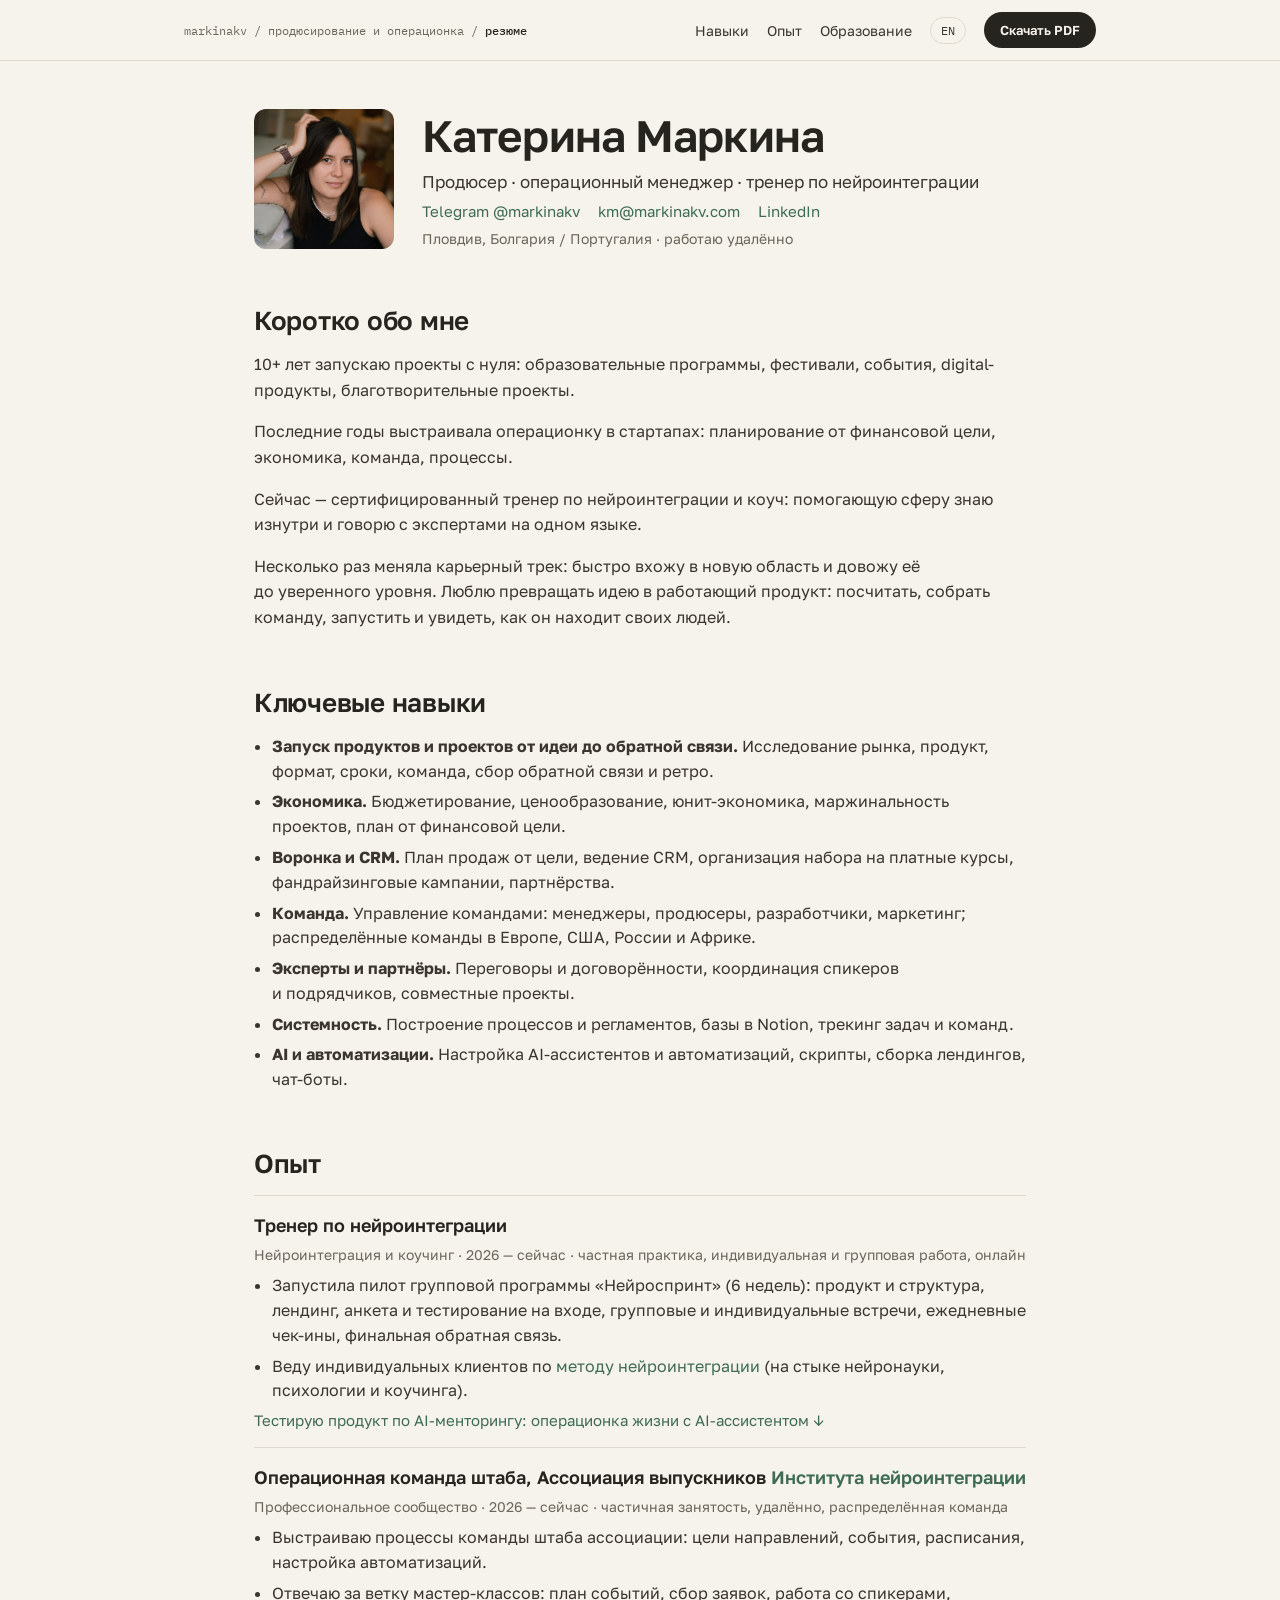
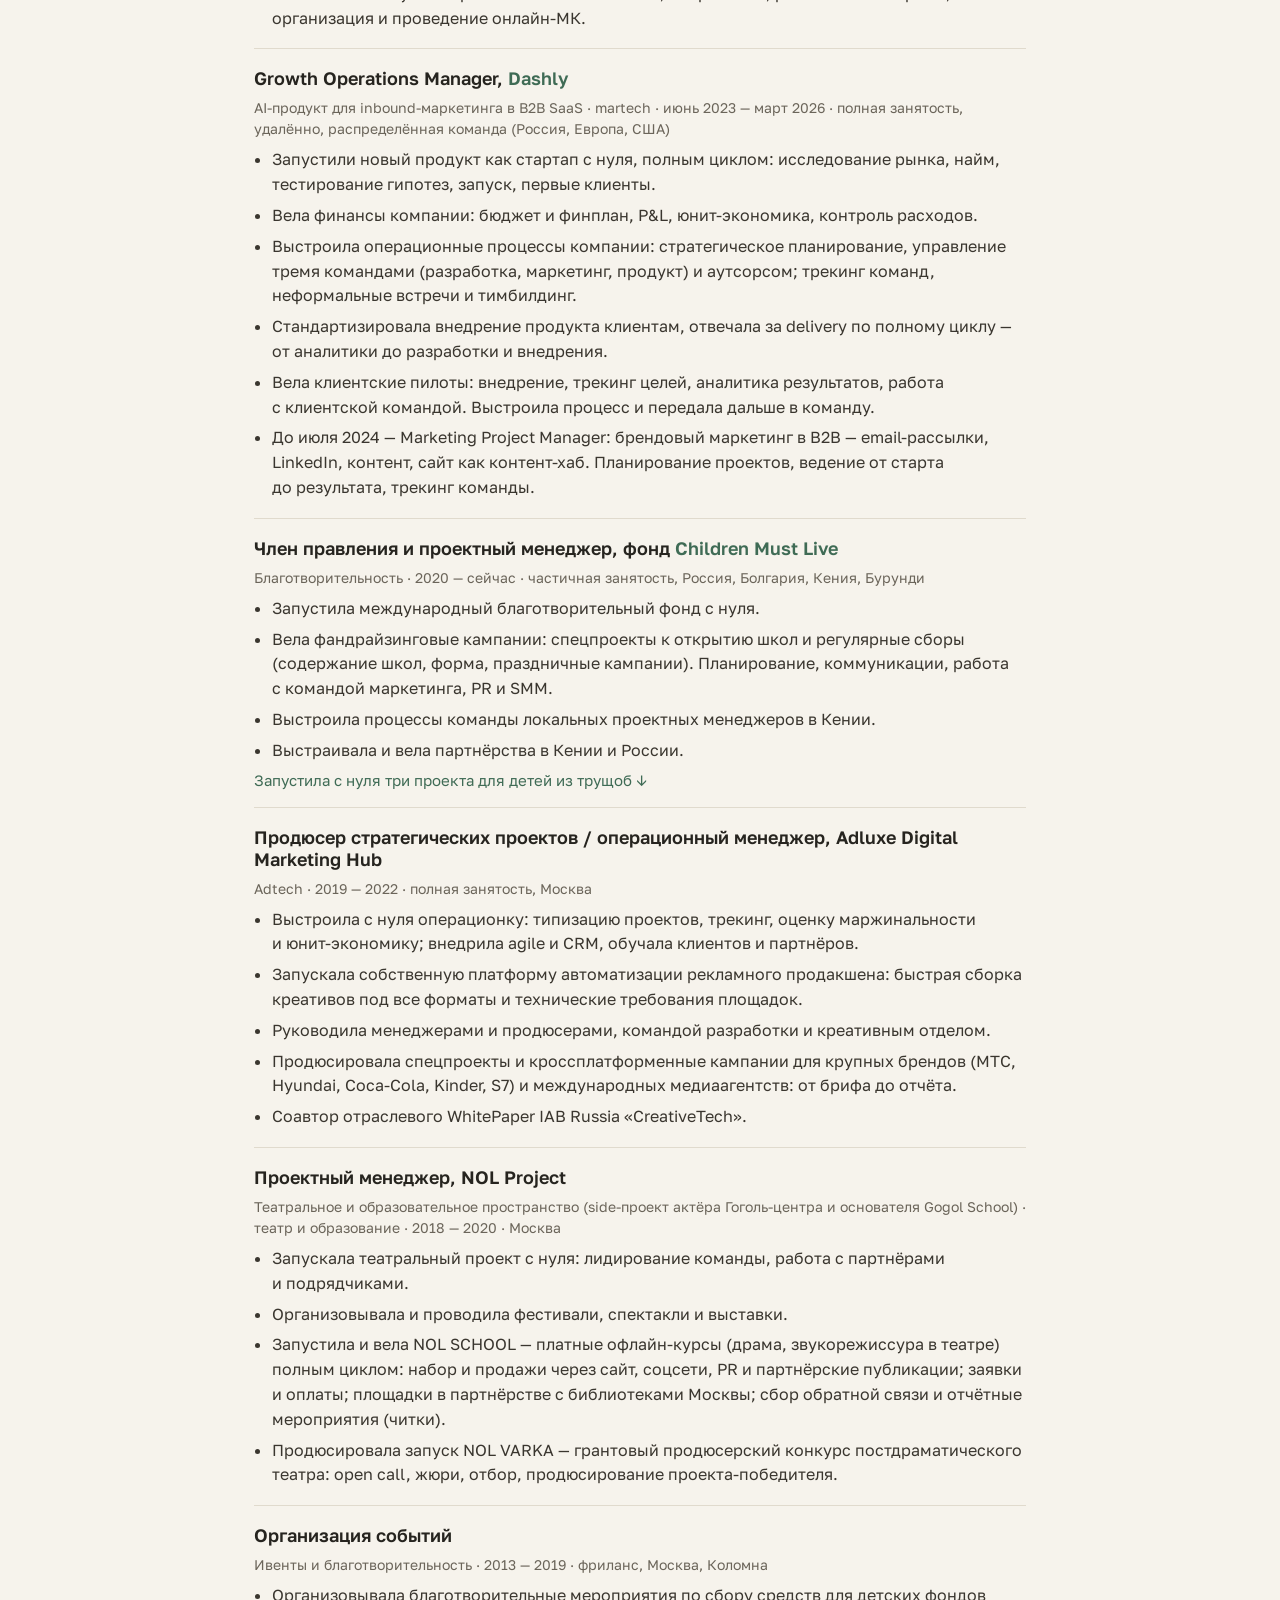
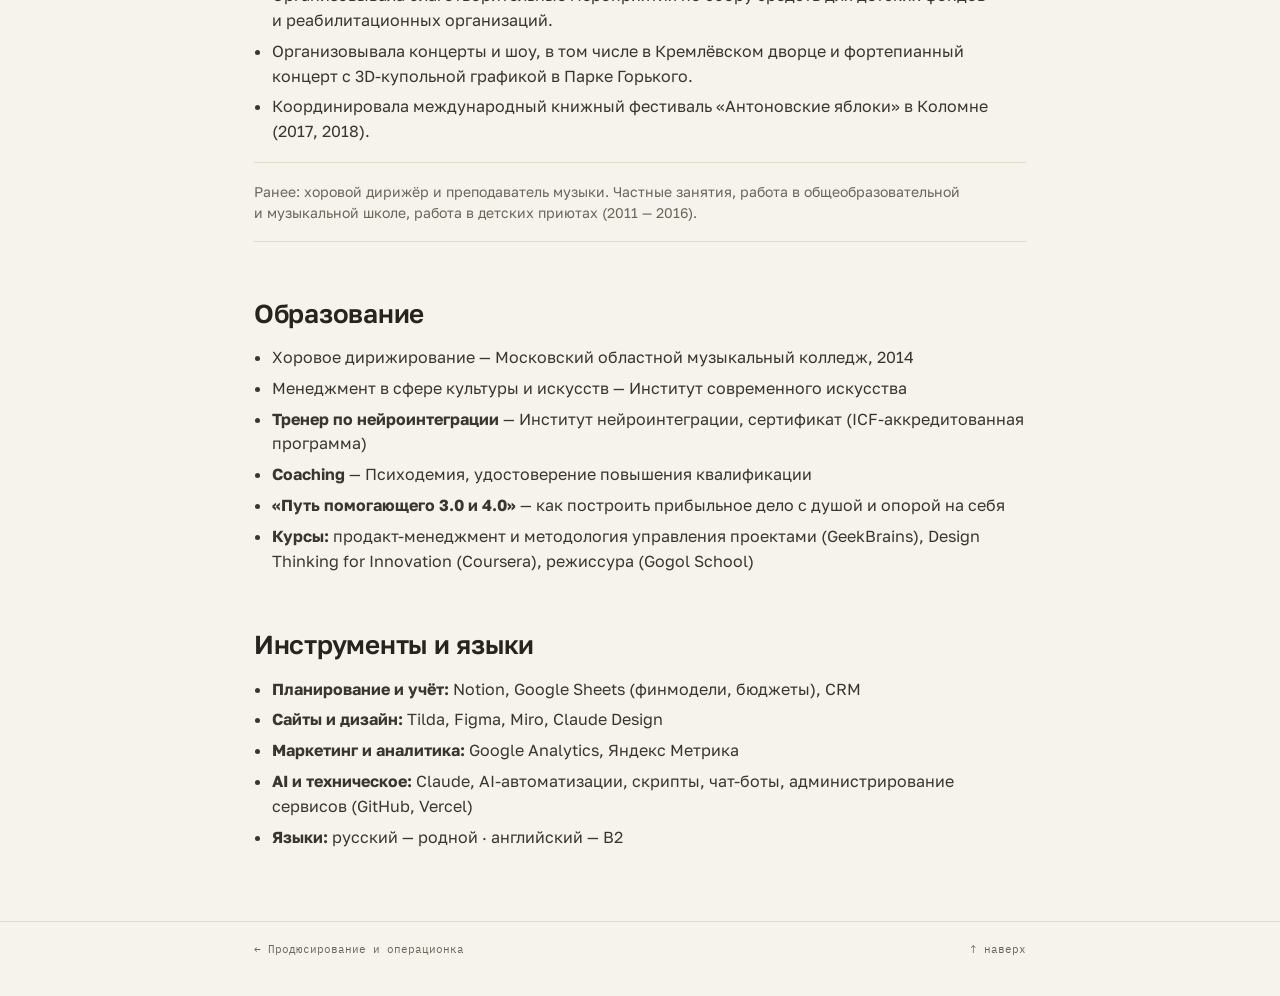
<file: ru/cv/index.html>
<!DOCTYPE html>
<html lang="ru">
<head>
<meta charset="utf-8">
<meta name="viewport" content="width=device-width, initial-scale=1">
<title>Катерина Маркина — резюме</title>
<meta name="description" content="Продюсер, операционный менеджер, тренер по нейроинтеграции. 10+ лет запускаю проекты с нуля.">
<link rel="icon" type="image/svg+xml" href="/favicon.svg">
<link href="https://fonts.googleapis.com/css2?family=Golos+Text:wght@400;500;600&family=IBM+Plex+Mono:wght@400;500&display=swap" rel="stylesheet">
<script>
!function(t,e){var o,n,p,r;e.__SV||(window.posthog&&window.posthog.__loaded)||(window.posthog=e,e._i=[],e.init=function(i,s,a){function g(t,e){var o=e.split(".");2==o.length&&(t=t[o[0]],e=o[1]),t[e]=function(){t.push([e].concat(Array.prototype.slice.call(arguments,0)))}}(p=t.createElement("script")).type="text/javascript",p.crossOrigin="anonymous",p.async=!0,p.src=s.api_host.replace(".i.posthog.com","-assets.i.posthog.com")+"/static/array.js",(r=t.getElementsByTagName("script")[0]).parentNode.insertBefore(p,r);var u=e;for(void 0!==a?u=e[a]=[]:a="posthog",u.people=u.people||[],o="init capture register register_once identify reset get_distinct_id opt_in_capturing opt_out_capturing".split(" "),n=0;n<o.length;n++)g(u,o[n]);e._i.push([i,s,a])},e.__SV=1)}(document,window.posthog||[]);
posthog.init('phc_pzVXHwrtXHBxQvSZMLTv8RKynT4oJGRTofb6DLixLo7C',{api_host:'https://eu.i.posthog.com',defaults:'2026-05-30',person_profiles:'identified_only'});
</script>
<link rel="stylesheet" href="/assets/biz.css">
</head>
<body>
<header class="hdr">
  <div class="wrap">
    <span class="crumb"><a href="/ru/">markinakv</a> / <a href="/ru/ops/"><span class="hide-m">продюсирование и </span>операционка</a> / <b>резюме</b></span>
    <nav class="nav">
      <a class="l" href="#skills">Навыки</a>
      <a class="l" href="#exp">Опыт</a>
      <a class="l" href="#edu">Образование</a>
      <a class="lang" href="/cv/" hreflang="en">EN</a>
      <button class="btn sm noprint" onclick="window.print()">Скачать PDF</button>
    </nav>
  </div>
</header>
<div class="wrap cv" id="top">
<main>

  <section class="cv-head">
    <img src="/uploads/DSC_8644_resized.jpg" alt="Катерина Маркина">
    <div style="display:flex;flex-direction:column;gap:10px;">
      <h1>Катерина Маркина</h1>
      <p class="role">Продюсер · операционный менеджер · тренер по нейроинтеграции</p>
      <div class="contacts"><a href="https://t.me/markinakv">Telegram @markinakv</a><a href="mailto:km@markinakv.com">km@markinakv.com</a><a href="https://www.linkedin.com/in/katerina-markina/">LinkedIn</a></div>
      <p class="sub">Пловдив, Болгария / Португалия · работаю удалённо</p>
    </div>
  </section>

  <section>
    <h2>Коротко обо мне</h2>
    <p class="txt">10+ лет запускаю проекты с нуля: образовательные программы, фестивали, события, digital-продукты, благотворительные проекты.</p>
    <p class="txt">Последние годы выстраивала операционку в стартапах: планирование от финансовой цели, экономика, команда, процессы.</p>
    <p class="txt">Сейчас — сертифицированный тренер по нейроинтеграции и коуч: помогающую сферу знаю изнутри и говорю с экспертами на одном языке.</p>
    <p class="txt">Несколько раз меняла карьерный трек: быстро вхожу в новую область и довожу её до уверенного уровня. Люблю превращать идею в работающий продукт: посчитать, собрать команду, запустить и увидеть, как он находит своих людей.</p>
  </section>

  <section id="skills">
    <h2>Ключевые навыки</h2>
    <ul class="list">
      <li><b>Запуск продуктов и проектов от идеи до обратной связи.</b> Исследование рынка, продукт, формат, сроки, команда, сбор обратной связи и ретро.</li>
      <li><b>Экономика.</b> Бюджетирование, ценообразование, юнит-экономика, маржинальность проектов, план от финансовой цели.</li>
      <li><b>Воронка и CRM.</b> План продаж от цели, ведение CRM, организация набора на платные курсы, фандрайзинговые кампании, партнёрства.</li>
      <li><b>Команда.</b> Управление командами: менеджеры, продюсеры, разработчики, маркетинг; распределённые команды в Европе, США, России и Африке.</li>
      <li><b>Эксперты и партнёры.</b> Переговоры и договорённости, координация спикеров и подрядчиков, совместные проекты.</li>
      <li><b>Системность.</b> Построение процессов и регламентов, базы в Notion, трекинг задач и команд.</li>
      <li><b>AI и автоматизации.</b> Настройка AI-ассистентов и автоматизаций, скрипты, сборка лендингов, чат-боты.</li>
    </ul>
  </section>

  <section id="exp">
    <h2>Опыт</h2>
    <div class="jobs">
      <div class="job">
        <h3>Тренер по нейроинтеграции</h3>
        <p class="meta">Нейроинтеграция и коучинг · 2026 — сейчас · частная практика, индивидуальная и групповая работа, онлайн</p>
        <ul>
          <li>Запустила пилот групповой программы «Нейроспринт» (6 недель): продукт и структура, лендинг, анкета и тестирование на входе, групповые и индивидуальные встречи, ежедневные чек-ины, финальная обратная связь.</li>
          <li>Веду индивидуальных клиентов по <a href="https://neurointegration.org/ru/science" target="_blank" rel="noopener">методу нейроинтеграции</a> (на стыке нейронауки, психологии и коучинга).</li>
        </ul>
        <details class="more"><summary>Тестирую продукт по AI-менторингу: операционка жизни с AI-ассистентом</summary>
          <ul>
            <li>Для кого: люди, которые хотят разгрузить голову и жить системнее, но считают AI сложным и «не для них».</li>
            <li>Как устроено: сначала коуч-сессия, на которой собираем карту жизни клиента: цели, проекты, рутины, что забирает время. Потом под эту карту настраиваем AI-ассистента и автоматизации: трекер задач, календарь, боты.</li>
            <li>Сейчас: веду первые пилоты, собираю кейсы и дорабатываю формат.</li>
          </ul>
        </details>
      </div>
      <div class="job">
        <h3>Операционная команда штаба, Ассоциация выпускников <a href="https://neurointegration.org/ru" target="_blank" rel="noopener">Института нейроинтеграции</a></h3>
        <p class="meta">Профессиональное сообщество · 2026 — сейчас · частичная занятость, удалённо, распределённая команда</p>
        <ul>
          <li>Выстраиваю процессы команды штаба ассоциации: цели направлений, события, расписания, настройка автоматизаций.</li>
          <li>Отвечаю за ветку мастер-классов: план событий, сбор заявок, работа со спикерами, организация и проведение онлайн-МК.</li>
        </ul>
      </div>
      <div class="job">
        <h3>Growth Operations Manager, <a href="https://www.dashly.io/" target="_blank" rel="noopener">Dashly</a></h3>
        <p class="meta">AI-продукт для inbound-маркетинга в B2B SaaS · martech · июнь 2023 — март 2026 · полная занятость, удалённо, распределённая команда (Россия, Европа, США)</p>
        <ul>
          <li>Запустили новый продукт как стартап с нуля, полным циклом: исследование рынка, найм, тестирование гипотез, запуск, первые клиенты.</li>
          <li>Вела финансы компании: бюджет и финплан, P&amp;L, юнит-экономика, контроль расходов.</li>
          <li>Выстроила операционные процессы компании: стратегическое планирование, управление тремя командами (разработка, маркетинг, продукт) и аутсорсом; трекинг команд, неформальные встречи и тимбилдинг.</li>
          <li>Стандартизировала внедрение продукта клиентам, отвечала за delivery по полному циклу — от аналитики до разработки и внедрения.</li>
          <li>Вела клиентские пилоты: внедрение, трекинг целей, аналитика результатов, работа с клиентской командой. Выстроила процесс и передала дальше в команду.</li>
          <li>До июля 2024 — Marketing Project Manager: брендовый маркетинг в B2B — email-рассылки, LinkedIn, контент, сайт как контент-хаб. Планирование проектов, ведение от старта до результата, трекинг команды.</li>
        </ul>
      </div>
      <div class="job">
        <h3>Член правления и проектный менеджер, фонд <a href="https://childrenmustlive.com/projects" target="_blank" rel="noopener">Children Must Live</a></h3>
        <p class="meta">Благотворительность · 2020 — сейчас · частичная занятость, Россия, Болгария, Кения, Бурунди</p>
        <ul>
          <li>Запустила международный благотворительный фонд с нуля.</li>
          <li>Вела фандрайзинговые кампании: спецпроекты к открытию школ и регулярные сборы (содержание школ, форма, праздничные кампании). Планирование, коммуникации, работа с командой маркетинга, PR и SMM.</li>
          <li>Выстроила процессы команды локальных проектных менеджеров в Кении.</li>
          <li>Выстраивала и вела партнёрства в Кении и России.</li>
        </ul>
        <details class="more"><summary>Запустила с нуля три проекта для детей из трущоб</summary>
          <ul>
            <li><a href="https://tabor.school/" target="_blank" rel="noopener">Tabor School</a> (Кения) — бесплатная школа, более 100 детей;</li>
            <li><a href="https://heha.school/" target="_blank" rel="noopener">Heha School</a> (Бурунди) — бесплатная школа, 104 ребёнка;</li>
            <li><a href="https://kilicenter.com/" target="_blank" rel="noopener">Kili</a> (Кения) — детский социально-реабилитационный центр, 16 детей.</li>
          </ul>
        </details>
      </div>
      <div class="job">
        <h3>Продюсер стратегических проектов / операционный менеджер, Adluxe Digital Marketing Hub</h3>
        <p class="meta">Adtech · 2019 — 2022 · полная занятость, Москва</p>
        <ul>
          <li>Выстроила с нуля операционку: типизацию проектов, трекинг, оценку маржинальности и юнит-экономику; внедрила agile и CRM, обучала клиентов и партнёров.</li>
          <li>Запускала собственную платформу автоматизации рекламного продакшена: быстрая сборка креативов под все форматы и технические требования площадок.</li>
          <li>Руководила менеджерами и продюсерами, командой разработки и креативным отделом.</li>
          <li>Продюсировала спецпроекты и кроссплатформенные кампании для крупных брендов (МТС, Hyundai, Coca-Cola, Kinder, S7) и международных медиаагентств: от брифа до отчёта.</li>
          <li>Соавтор отраслевого WhitePaper IAB Russia «CreativeTech».</li>
        </ul>
      </div>
      <div class="job">
        <h3>Проектный менеджер, NOL Project</h3>
        <p class="meta">Театральное и образовательное пространство (side-проект актёра Гоголь-центра и основателя Gogol School) · театр и образование · 2018 — 2020 · Москва</p>
        <ul>
          <li>Запускала театральный проект с нуля: лидирование команды, работа с партнёрами и подрядчиками.</li>
          <li>Организовывала и проводила фестивали, спектакли и выставки.</li>
          <li>Запустила и вела NOL SCHOOL — платные офлайн-курсы (драма, звукорежиссура в театре) полным циклом: набор и продажи через сайт, соцсети, PR и партнёрские публикации; заявки и оплаты; площадки в партнёрстве с библиотеками Москвы; сбор обратной связи и отчётные мероприятия (читки).</li>
          <li>Продюсировала запуск NOL VARKA — грантовый продюсерский конкурс постдраматического театра: open call, жюри, отбор, продюсирование проекта-победителя.</li>
        </ul>
      </div>
      <div class="job">
        <h3>Организация событий</h3>
        <p class="meta">Ивенты и благотворительность · 2013 — 2019 · фриланс, Москва, Коломна</p>
        <ul>
          <li>Организовывала благотворительные мероприятия по сбору средств для детских фондов и реабилитационных организаций.</li>
          <li>Организовывала концерты и шоу, в том числе в Кремлёвском дворце и фортепианный концерт с 3D-купольной графикой в Парке Горького.</li>
          <li>Координировала международный книжный фестиваль «Антоновские яблоки» в Коломне (2017, 2018).</li>
        </ul>
      </div>
      <div class="job">
        <p class="meta">Ранее: хоровой дирижёр и преподаватель музыки. Частные занятия, работа в общеобразовательной и музыкальной школе, работа в детских приютах (2011 — 2016).</p>
      </div>
    </div>
  </section>

  <section id="edu">
    <h2>Образование</h2>
    <ul class="list">
      <li>Хоровое дирижирование — Московский областной музыкальный колледж, 2014</li>
      <li>Менеджмент в сфере культуры и искусств — Институт современного искусства</li>
      <li><b>Тренер по нейроинтеграции</b> — Институт нейроинтеграции, сертификат (ICF-аккредитованная программа)</li>
      <li><b>Coaching</b> — Психодемия, удостоверение повышения квалификации</li>
      <li><b>«Путь помогающего 3.0 и 4.0»</b> — как построить прибыльное дело с душой и опорой на себя</li>
      <li><b>Курсы:</b> продакт-менеджмент и методология управления проектами (GeekBrains), Design Thinking for Innovation (Coursera), режиссура (Gogol School)</li>
    </ul>
  </section>

  <section>
    <h2>Инструменты и языки</h2>
    <ul class="list">
      <li><b>Планирование и учёт:</b> Notion, Google Sheets (финмодели, бюджеты), CRM</li>
      <li><b>Сайты и дизайн:</b> Tilda, Figma, Miro, Claude Design</li>
      <li><b>Маркетинг и аналитика:</b> Google Analytics, Яндекс Метрика</li>
      <li><b>AI и техническое:</b> Claude, AI-автоматизации, скрипты, чат-боты, администрирование сервисов (GitHub, Vercel)</li>
      <li><b>Языки:</b> русский — родной · английский — B2</li>
    </ul>
  </section>

</main>
</div>
<footer>
  <div class="wrap cv"><a href="/ru/ops/">← Продюсирование и операционка</a><a href="#top">↑ наверх</a></div>
</footer>
</body>
</html>
</file>
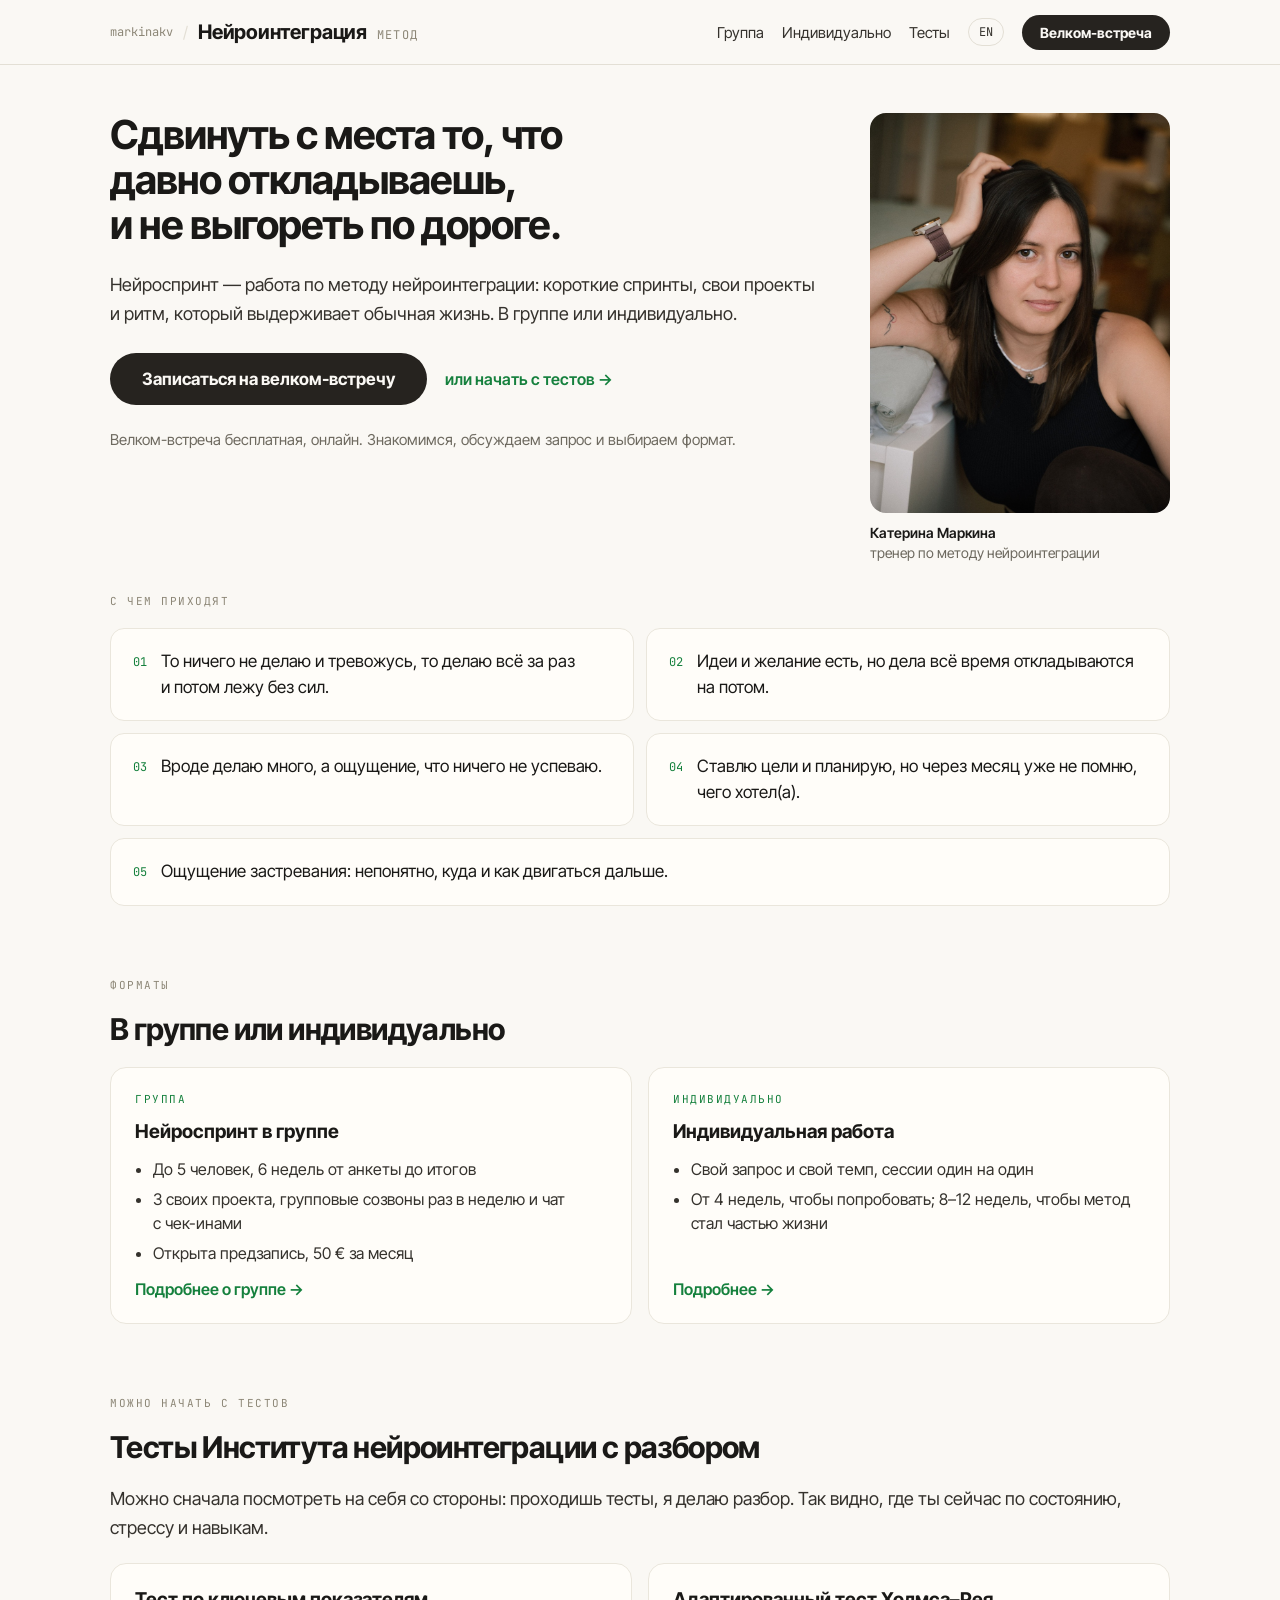
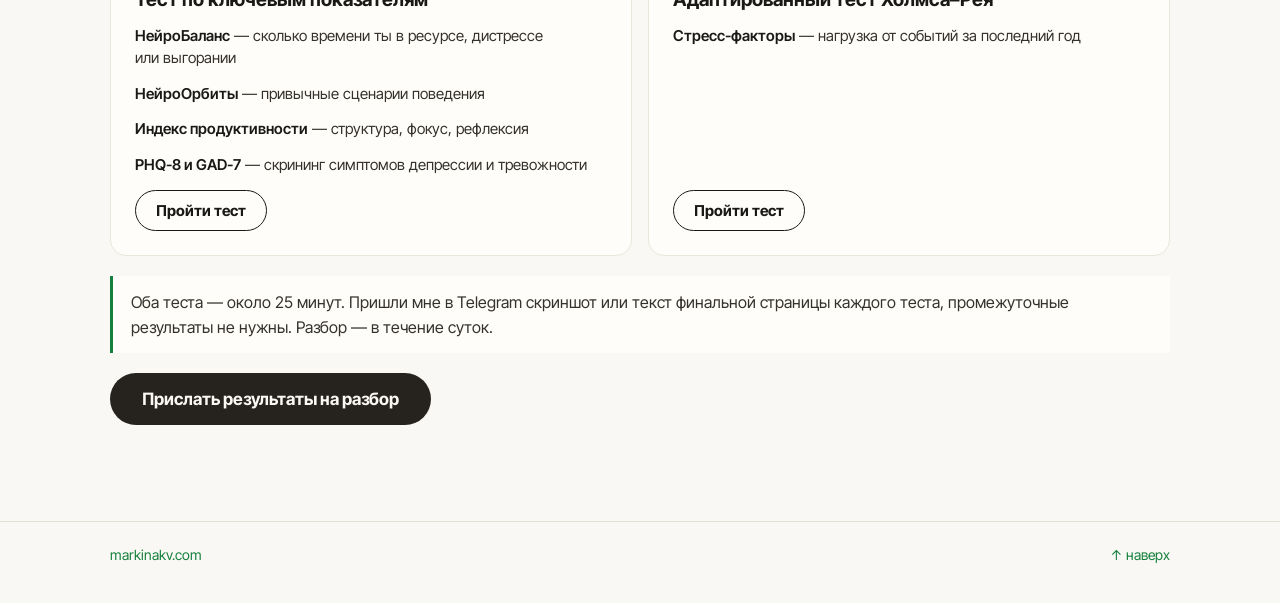
<file: ru/neuro/index.html>
<!DOCTYPE html>
<html lang="ru">
<head>
<meta charset="utf-8">
<meta name="viewport" content="width=device-width, initial-scale=1">
<title>Нейроспринт — работа по методу нейроинтеграции | markinakv.com</title>
<meta name="description" content="Нейроспринт: работа по методу нейроинтеграции в группе или индивидуально. Короткие спринты, свои проекты и ритм, который выдерживает обычная жизнь.">
<link rel="icon" type="image/svg+xml" href="/favicon.svg">
<link rel="preconnect" href="https://fonts.googleapis.com">
<link href="https://fonts.googleapis.com/css2?family=Inter+Tight:wght@400;500;700&family=JetBrains+Mono:wght@400;500&display=swap" rel="stylesheet">
<script>
!function(t,e){var o,n,p,r;e.__SV||(window.posthog&&window.posthog.__loaded)||(window.posthog=e,e._i=[],e.init=function(i,s,a){function g(t,e){var o=e.split(".");2==o.length&&(t=t[o[0]],e=o[1]),t[e]=function(){t.push([e].concat(Array.prototype.slice.call(arguments,0)))}}(p=t.createElement("script")).type="text/javascript",p.crossOrigin="anonymous",p.async=!0,p.src=s.api_host.replace(".i.posthog.com","-assets.i.posthog.com")+"/static/array.js",(r=t.getElementsByTagName("script")[0]).parentNode.insertBefore(p,r);var u=e;for(void 0!==a?u=e[a]=[]:a="posthog",u.people=u.people||[],o="init capture register register_once identify reset get_distinct_id opt_in_capturing opt_out_capturing".split(" "),n=0;n<o.length;n++)g(u,o[n]);e._i.push([i,s,a])},e.__SV=1)}(document,window.posthog||[]);
posthog.init('phc_pzVXHwrtXHBxQvSZMLTv8RKynT4oJGRTofb6DLixLo7C',{api_host:'https://eu.i.posthog.com',defaults:'2026-05-30',person_profiles:'identified_only'});
</script>
<link rel="stylesheet" href="/neuro/neuro.css">
</head>
<body>
<header class="hdr">
  <div class="wrap">
    <div class="hdr-left"><a href="/ru/" class="crumb">markinakv</a><span class="crumb-sep">/</span><a href="/ru/neuro/" class="logo">Нейроинтеграция<small>метод</small></a></div>
    <nav class="nav">
      <a class="l" href="/ru/neuro/group/">Группа</a>
      <a class="l" href="/ru/neuro/solo/">Индивидуально</a>
      <a class="l" href="#tests">Тесты</a>
      <a class="lang" href="/neuro/" hreflang="en">EN</a>
      <a class="btn sm" href="https://calendar.google.com/calendar/u/0/appointments/schedules/AcZssZ3bRaUebNc3aKSK7VDZ2QGoo601sHcT0FT3uLCPKw3ZBwr8zeXiUF8RNBZhixEakBUpJJjt2po4" target="_blank" rel="noopener" data-cta="nav">Велком-встреча</a>
    </nav>
  </div>
</header>

<div class="wrap" id="top">
<main>

  <section class="hero">
    <div class="hero-text">
      <h1>Сдвинуть с места то, что давно откладываешь, и не выгореть по дороге.</h1>
      <p class="lead">Нейроспринт — работа по методу нейроинтеграции: короткие спринты, свои проекты и ритм, который выдерживает обычная жизнь. В группе или индивидуально.</p>
      <div class="cta-row">
        <a class="btn" href="https://calendar.google.com/calendar/u/0/appointments/schedules/AcZssZ3bRaUebNc3aKSK7VDZ2QGoo601sHcT0FT3uLCPKw3ZBwr8zeXiUF8RNBZhixEakBUpJJjt2po4" target="_blank" rel="noopener" data-cta="hero">Записаться на велком-встречу</a>
        <a class="more" href="#tests">или начать с тестов →</a>
      </div>
      <span class="note-s">Велком-встреча бесплатная, онлайн. Знакомимся, обсуждаем запрос и выбираем формат.</span>
    </div>
    <div class="hero-photo">
      <img src="/uploads/DSC_8644_resized.jpg" alt="Катерина Маркина">
      <div class="cap"><b>Катерина Маркина</b><br>тренер по методу нейроинтеграции</div>
    </div>
  </section>

  <section style="margin-top:-40px;">
    <span class="eyebrow">с чем приходят</span>
    <div class="pains">
      <div class="pain"><span>01</span><span>То ничего не делаю и тревожусь, то делаю всё за раз и потом лежу без сил.</span></div>
      <div class="pain"><span>02</span><span>Идеи и желание есть, но дела всё время откладываются на потом.</span></div>
      <div class="pain"><span>03</span><span>Вроде делаю много, а ощущение, что ничего не успеваю.</span></div>
      <div class="pain"><span>04</span><span>Ставлю цели и планирую, но через месяц уже не помню, чего хотел(а).</span></div>
      <div class="pain"><span>05</span><span>Ощущение застревания: непонятно, куда и как двигаться дальше.</span></div>
    </div>
  </section>

  <section id="formats">
    <span class="eyebrow">форматы</span>
    <h2>В группе или индивидуально</h2>
    <div class="fmts">
      <div class="fmt">
        <span class="tag">группа</span>
        <h3>Нейроспринт в группе</h3>
        <ul>
          <li>До 5 человек, 6 недель от анкеты до итогов</li>
          <li>3 своих проекта, групповые созвоны раз в неделю и чат с чек-инами</li>
          <li>Открыта предзапись, 50 € за месяц</li>
        </ul>
        <a class="more" href="/ru/neuro/group/">Подробнее о группе →</a>
      </div>
      <div class="fmt">
        <span class="tag">индивидуально</span>
        <h3>Индивидуальная работа</h3>
        <ul>
          <li>Свой запрос и свой темп, сессии один на один</li>
          <li>От 4 недель, чтобы попробовать; 8–12 недель, чтобы метод стал частью жизни</li>
        </ul>
        <a class="more" href="/ru/neuro/solo/">Подробнее →</a>
      </div>
    </div>
  </section>

  <section id="tests">
    <span class="eyebrow">можно начать с тестов</span>
    <h2>Тесты Института нейроинтеграции с разбором</h2>
    <p class="lead">Можно сначала посмотреть на себя со стороны: проходишь тесты, я делаю разбор. Так видно, где ты сейчас по состоянию, стрессу и навыкам.</p>
    <div class="tests">
      <div class="test">
        <h3>Тест по ключевым показателям</h3>
        <div class="row"><b>НейроБаланс</b> — сколько времени ты в ресурсе, дистрессе или выгорании</div>
        <div class="row"><b>НейроОрбиты</b> — привычные сценарии поведения</div>
        <div class="row"><b>Индекс продуктивности</b> — структура, фокус, рефлексия</div>
        <div class="row"><b>PHQ-8 и GAD-7</b> — скрининг симптомов депрессии и тревожности</div>
        <a class="btn ghost" href="https://neurointegration.org/test-neurointegration" target="_blank" rel="noopener" data-cta="test1">Пройти тест</a>
      </div>
      <div class="test">
        <h3>Адаптированный тест Холмса–Рея</h3>
        <div class="row"><b>Стресс-факторы</b> — нагрузка от событий за последний год</div>
        <a class="btn ghost" href="https://neurointegration.org/test-adapt-stress" target="_blank" rel="noopener" data-cta="test2">Пройти тест</a>
      </div>
    </div>
    <p class="howto">Оба теста — около 25 минут. Пришли мне в Telegram скриншот или текст финальной страницы каждого теста, промежуточные результаты не нужны. Разбор — в течение суток.</p>
    <a class="btn" href="https://t.me/markinakv" target="_blank" rel="noopener" data-cta="send-tests" style="align-self:flex-start;">Прислать результаты на разбор</a>
  </section>

</main>
</div>

<footer>
  <div class="wrap"><a href="/ru/">markinakv.com</a><a href="#top">↑ наверх</a></div>
</footer>
<script>
  // карточки «Как это работает»: одна открыта за раз, повторный клик закрывает
  document.querySelectorAll('[data-how]').forEach(function (btn) {
    btn.addEventListener('click', function () {
      var open = btn.getAttribute('aria-expanded') === 'true';
      document.querySelectorAll('[data-how]').forEach(function (b) {
        b.setAttribute('aria-expanded', 'false');
        document.getElementById(b.getAttribute('aria-controls')).hidden = true;
      });
      if (!open) {
        btn.setAttribute('aria-expanded', 'true');
        document.getElementById(btn.getAttribute('aria-controls')).hidden = false;
      }
      if (window.posthog && posthog.capture) posthog.capture('how_card_toggle', { card: btn.getAttribute('aria-controls'), open: !open });
    });
  });
  document.querySelectorAll('[data-cta]').forEach(function (a) {
    a.addEventListener('click', function () {
      if (window.posthog && posthog.capture) posthog.capture('cta_click', { place: a.getAttribute('data-cta'), page: 'neuro' });
    });
  });
</script>
</body>
</html>
</file>
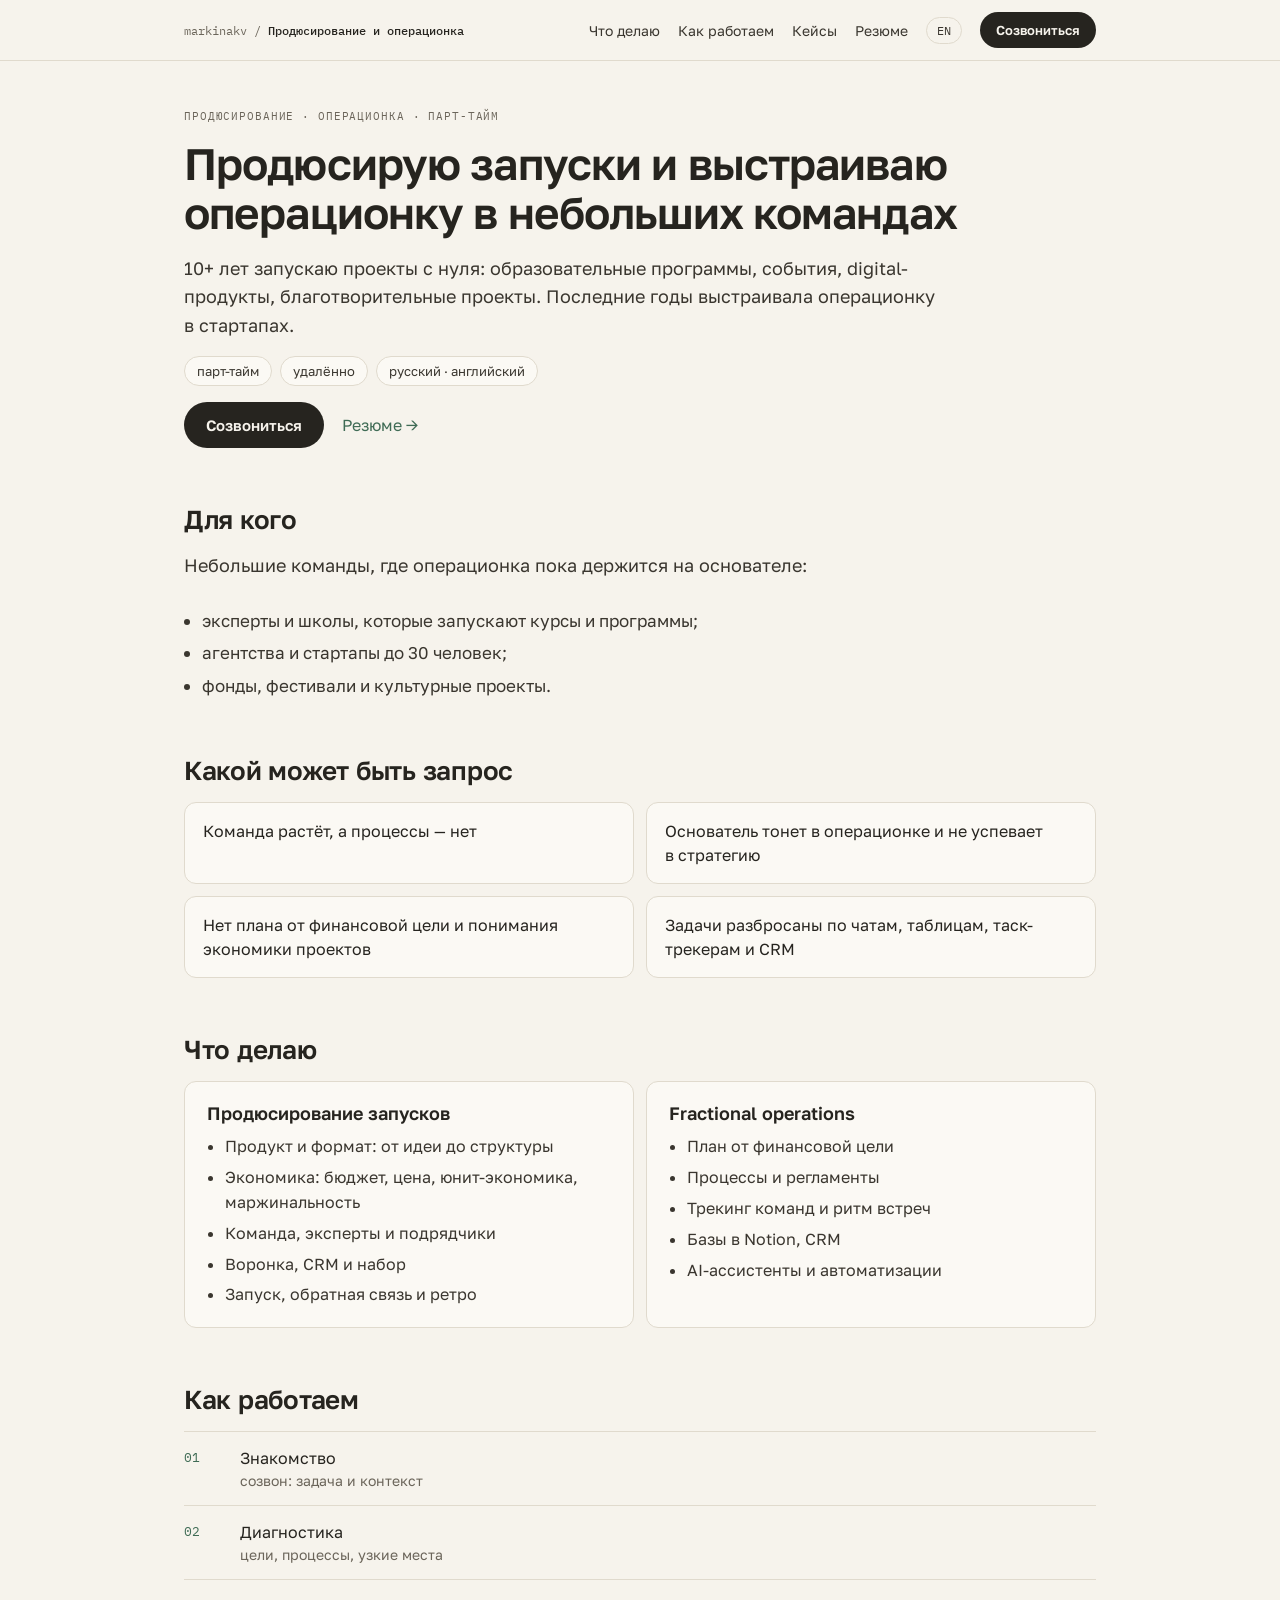
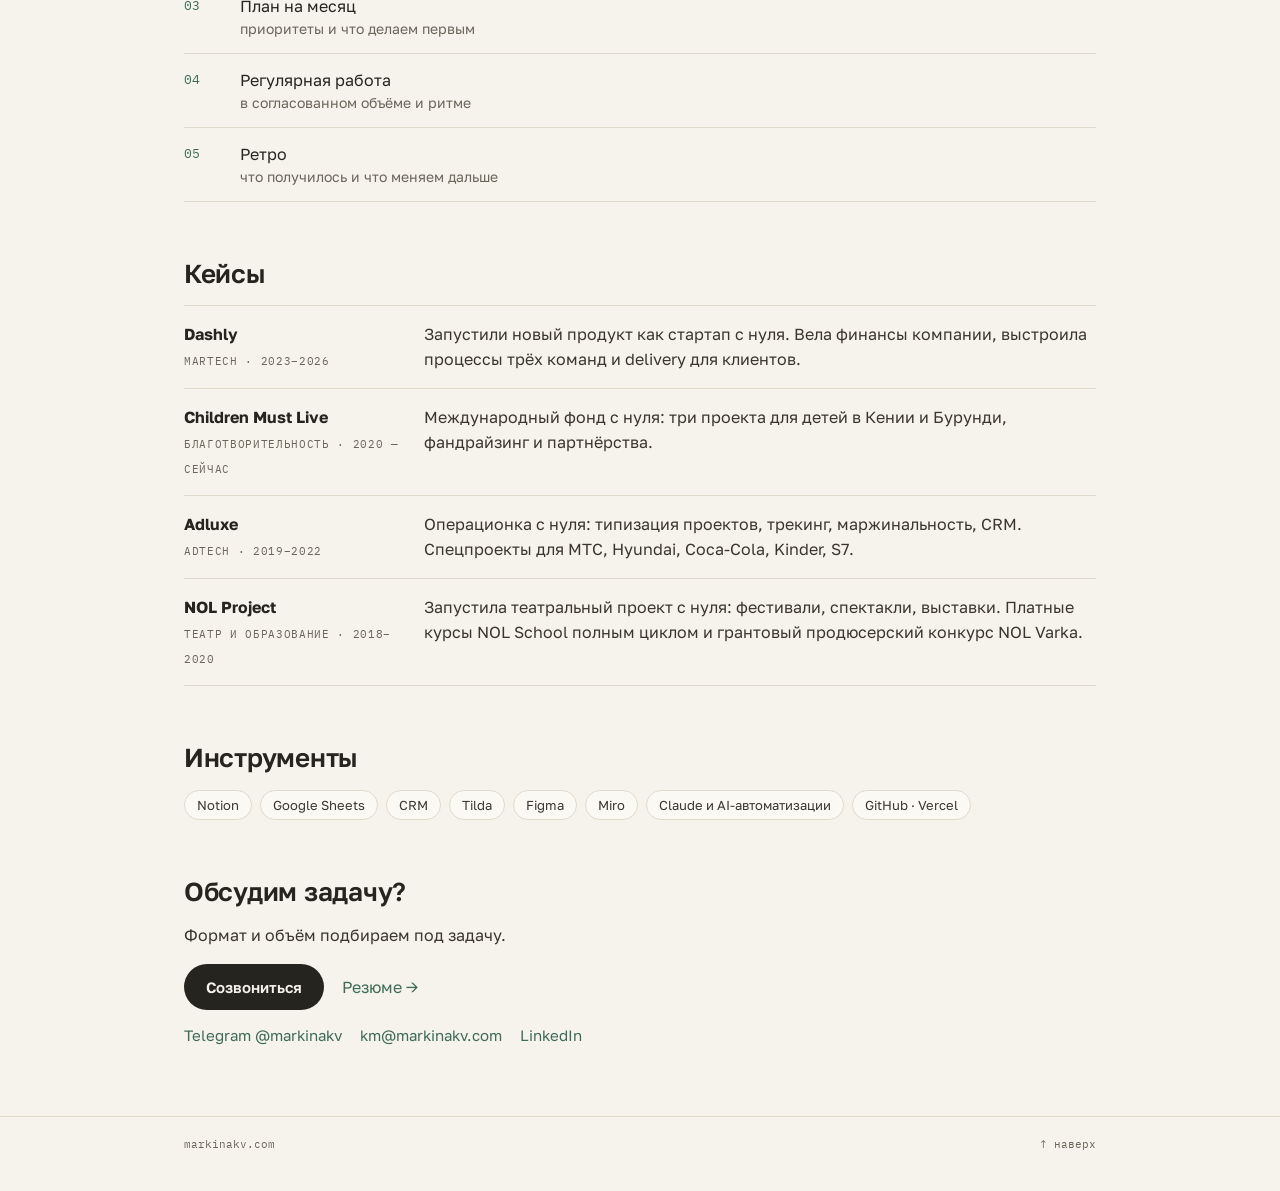
<file: ru/ops/index.html>
<!DOCTYPE html>
<html lang="ru">
<head>
<meta charset="utf-8">
<meta name="viewport" content="width=device-width, initial-scale=1">
<title>Продюсирование и операционка для команд — Катерина Маркина</title>
<meta name="description" content="Продюсирую запуски и выстраиваю операционку в небольших командах. Парт-тайм, удалённо.">
<link rel="icon" type="image/svg+xml" href="/favicon.svg">
<link href="https://fonts.googleapis.com/css2?family=Golos+Text:wght@400;500;600&family=IBM+Plex+Mono:wght@400;500&display=swap" rel="stylesheet">
<script>
!function(t,e){var o,n,p,r;e.__SV||(window.posthog&&window.posthog.__loaded)||(window.posthog=e,e._i=[],e.init=function(i,s,a){function g(t,e){var o=e.split(".");2==o.length&&(t=t[o[0]],e=o[1]),t[e]=function(){t.push([e].concat(Array.prototype.slice.call(arguments,0)))}}(p=t.createElement("script")).type="text/javascript",p.crossOrigin="anonymous",p.async=!0,p.src=s.api_host.replace(".i.posthog.com","-assets.i.posthog.com")+"/static/array.js",(r=t.getElementsByTagName("script")[0]).parentNode.insertBefore(p,r);var u=e;for(void 0!==a?u=e[a]=[]:a="posthog",u.people=u.people||[],o="init capture register register_once identify reset get_distinct_id opt_in_capturing opt_out_capturing".split(" "),n=0;n<o.length;n++)g(u,o[n]);e._i.push([i,s,a])},e.__SV=1)}(document,window.posthog||[]);
posthog.init('phc_pzVXHwrtXHBxQvSZMLTv8RKynT4oJGRTofb6DLixLo7C',{api_host:'https://eu.i.posthog.com',defaults:'2026-05-30',person_profiles:'identified_only'});
</script>
<link rel="stylesheet" href="/assets/biz.css">
</head>
<body>
<header class="hdr">
  <div class="wrap">
    <span class="crumb"><a href="/ru/">markinakv</a> / <b><span class="hide-m">Продюсирование и </span>операционка</b></span>
    <nav class="nav">
      <a class="l" href="#what">Что делаю</a>
      <a class="l" href="#how">Как работаем</a>
      <a class="l" href="#cases">Кейсы</a>
      <a class="l" href="/ru/cv/">Резюме</a>
      <a class="lang" href="/ops/" hreflang="en">EN</a>
      <a class="btn sm" href="https://calendar.google.com/calendar/u/0/appointments/schedules/AcZssZ2grvyquVZEw3fnTrbvL8l0IOTHUi1aYr94qkA4GNDqrmhQltSj5TO8OYlBdxWeIaxWnYi17clt" target="_blank" rel="noopener">Созвониться</a>
    </nav>
  </div>
</header>
<div class="wrap" id="top">
<main>

  <section>
    <span class="eyebrow">продюсирование · операционка · парт-тайм</span>
    <h1>Продюсирую запуски и выстраиваю операционку в небольших командах</h1>
    <p class="lead">10+ лет запускаю проекты с нуля: образовательные программы, события, digital-продукты, благотворительные проекты. Последние годы выстраивала операционку в стартапах.</p>
    <div class="chips"><span class="chip">парт-тайм</span><span class="chip">удалённо</span><span class="chip">русский · английский</span></div>
    <div class="cta">
      <a class="btn" href="https://calendar.google.com/calendar/u/0/appointments/schedules/AcZssZ2grvyquVZEw3fnTrbvL8l0IOTHUi1aYr94qkA4GNDqrmhQltSj5TO8OYlBdxWeIaxWnYi17clt" target="_blank" rel="noopener">Созвониться</a>
      <a href="/ru/cv/">Резюме →</a>
    </div>
  </section>

  <section id="who">
    <h2>Для кого</h2>
    <p class="lead">Небольшие команды, где операционка пока держится на основателе:</p>
    <ul class="list" style="font-size:17px;margin-top:12px;">
      <li>эксперты и школы, которые запускают курсы и программы;</li>
      <li>агентства и стартапы до 30 человек;</li>
      <li>фонды, фестивали и культурные проекты.</li>
    </ul>
  </section>

  <section>
    <h2>Какой может быть запрос</h2>
    <div class="grid2">
      <div class="item">Команда растёт, а процессы — нет</div>
      <div class="item">Основатель тонет в операционке и не успевает в стратегию</div>
      <div class="item">Нет плана от финансовой цели и понимания экономики проектов</div>
      <div class="item">Задачи разбросаны по чатам, таблицам, таск-трекерам и CRM</div>
    </div>
  </section>

  <section id="what">
    <h2>Что делаю</h2>
    <div class="grid2">
      <div class="card">
        <h3>Продюсирование запусков</h3>
        <ul>
          <li>Продукт и формат: от идеи до структуры</li>
          <li>Экономика: бюджет, цена, юнит-экономика, маржинальность</li>
          <li>Команда, эксперты и подрядчики</li>
          <li>Воронка, CRM и набор</li>
          <li>Запуск, обратная связь и ретро</li>
        </ul>
      </div>
      <div class="card">
        <h3>Fractional operations</h3>
        <ul>
          <li>План от финансовой цели</li>
          <li>Процессы и регламенты</li>
          <li>Трекинг команд и ритм встреч</li>
          <li>Базы в Notion, CRM</li>
          <li>AI-ассистенты и автоматизации</li>
        </ul>
      </div>
    </div>
  </section>

  <section id="how">
    <h2>Как работаем</h2>
    <div class="steps">
      <div class="step"><span class="num">01</span><div>Знакомство<div class="sub">созвон: задача и контекст</div></div></div>
      <div class="step"><span class="num">02</span><div>Диагностика<div class="sub">цели, процессы, узкие места</div></div></div>
      <div class="step"><span class="num">03</span><div>План на месяц<div class="sub">приоритеты и что делаем первым</div></div></div>
      <div class="step"><span class="num">04</span><div>Регулярная работа<div class="sub">в согласованном объёме и ритме</div></div></div>
      <div class="step"><span class="num">05</span><div>Ретро<div class="sub">что получилось и что меняем дальше</div></div></div>
    </div>
  </section>

  <section id="cases">
    <h2>Кейсы</h2>
    <div class="cases">
      <div class="case"><div><b>Dashly</b><small>martech · 2023–2026</small></div><div>Запустили новый продукт как стартап с нуля. Вела финансы компании, выстроила процессы трёх команд и delivery для клиентов.</div></div>
      <div class="case"><div><b>Children Must Live</b><small>благотворительность · 2020 — сейчас</small></div><div>Международный фонд с нуля: три проекта для детей в Кении и Бурунди, фандрайзинг и партнёрства.</div></div>
      <div class="case"><div><b>Adluxe</b><small>adtech · 2019–2022</small></div><div>Операционка с нуля: типизация проектов, трекинг, маржинальность, CRM. Спецпроекты для МТС, Hyundai, Coca-Cola, Kinder, S7.</div></div>
      <div class="case"><div><b>NOL Project</b><small>театр и образование · 2018–2020</small></div><div>Запустила театральный проект с нуля: фестивали, спектакли, выставки. Платные курсы NOL School полным циклом и грантовый продюсерский конкурс NOL Varka.</div></div>
    </div>
  </section>

  <section>
    <h2>Инструменты</h2>
    <div class="tools"><span class="chip">Notion</span><span class="chip">Google Sheets</span><span class="chip">CRM</span><span class="chip">Tilda</span><span class="chip">Figma</span><span class="chip">Miro</span><span class="chip">Claude и AI-автоматизации</span><span class="chip">GitHub · Vercel</span></div>
  </section>

  <section>
    <h2>Обсудим задачу?</h2>
    <p class="txt">Формат и объём подбираем под задачу.</p>
    <div class="cta">
      <a class="btn" href="https://calendar.google.com/calendar/u/0/appointments/schedules/AcZssZ2grvyquVZEw3fnTrbvL8l0IOTHUi1aYr94qkA4GNDqrmhQltSj5TO8OYlBdxWeIaxWnYi17clt" target="_blank" rel="noopener">Созвониться</a>
      <a href="/ru/cv/">Резюме →</a>
    </div>
    <div class="contacts"><a href="https://t.me/markinakv" target="_blank" rel="noopener">Telegram @markinakv</a><a href="mailto:km@markinakv.com">km@markinakv.com</a><a href="https://www.linkedin.com/in/katerina-markina/" target="_blank" rel="noopener">LinkedIn</a></div>
  </section>

</main>
</div>
<footer>
  <div class="wrap"><a href="/ru/">markinakv.com</a><a href="#top">↑ наверх</a></div>
</footer>
</body>
</html>
</file>
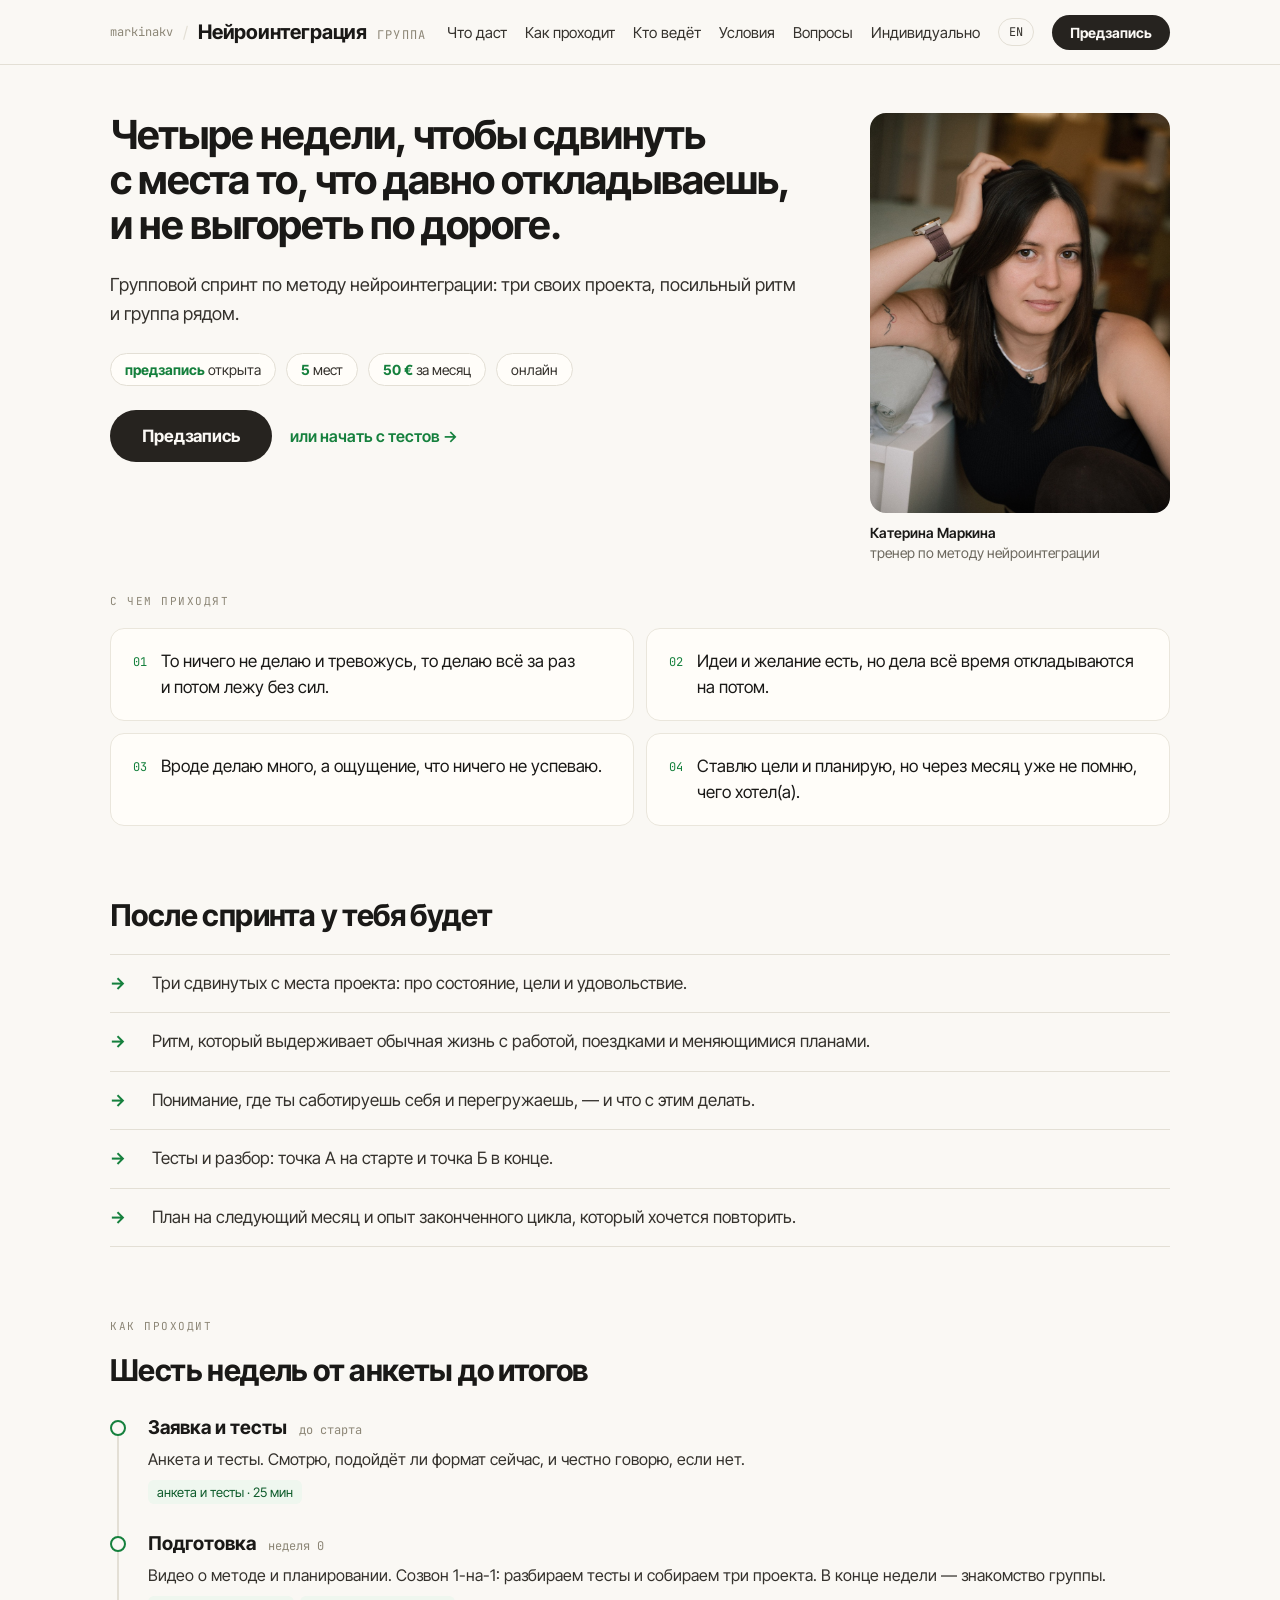
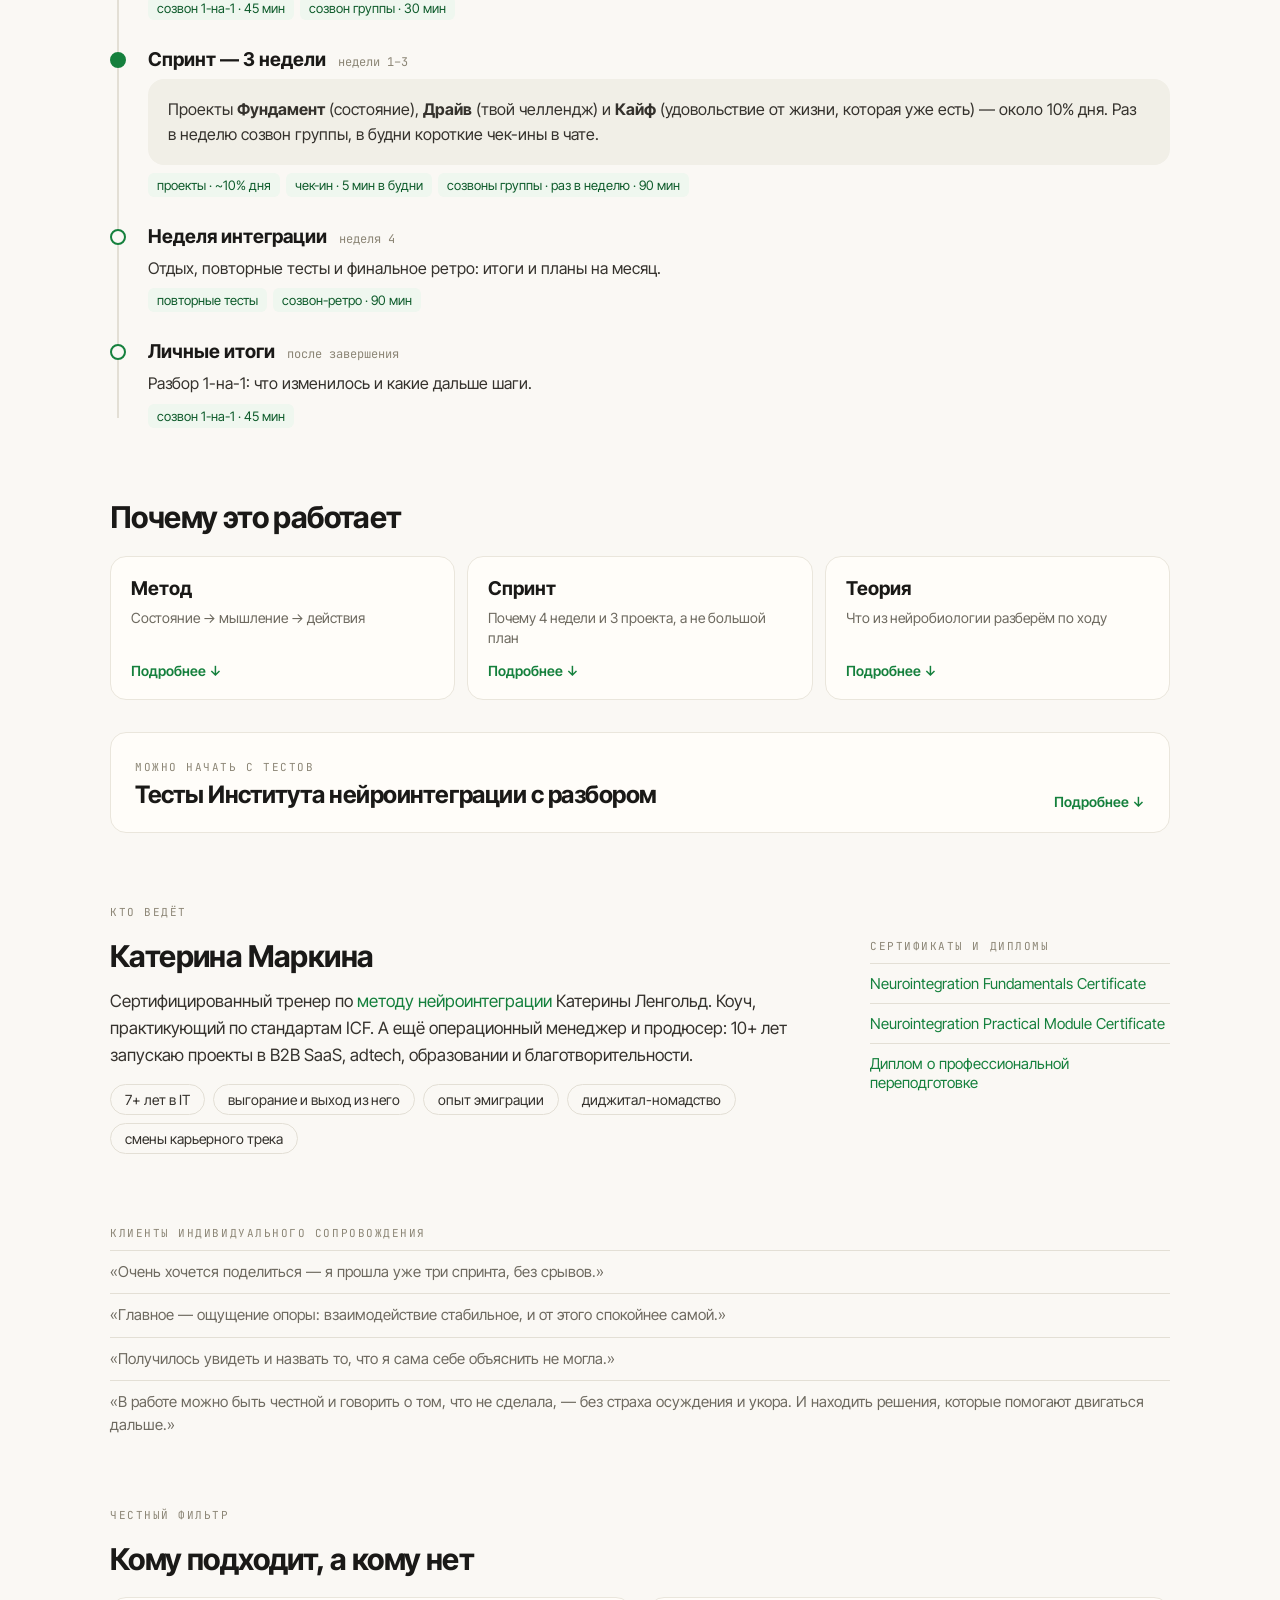
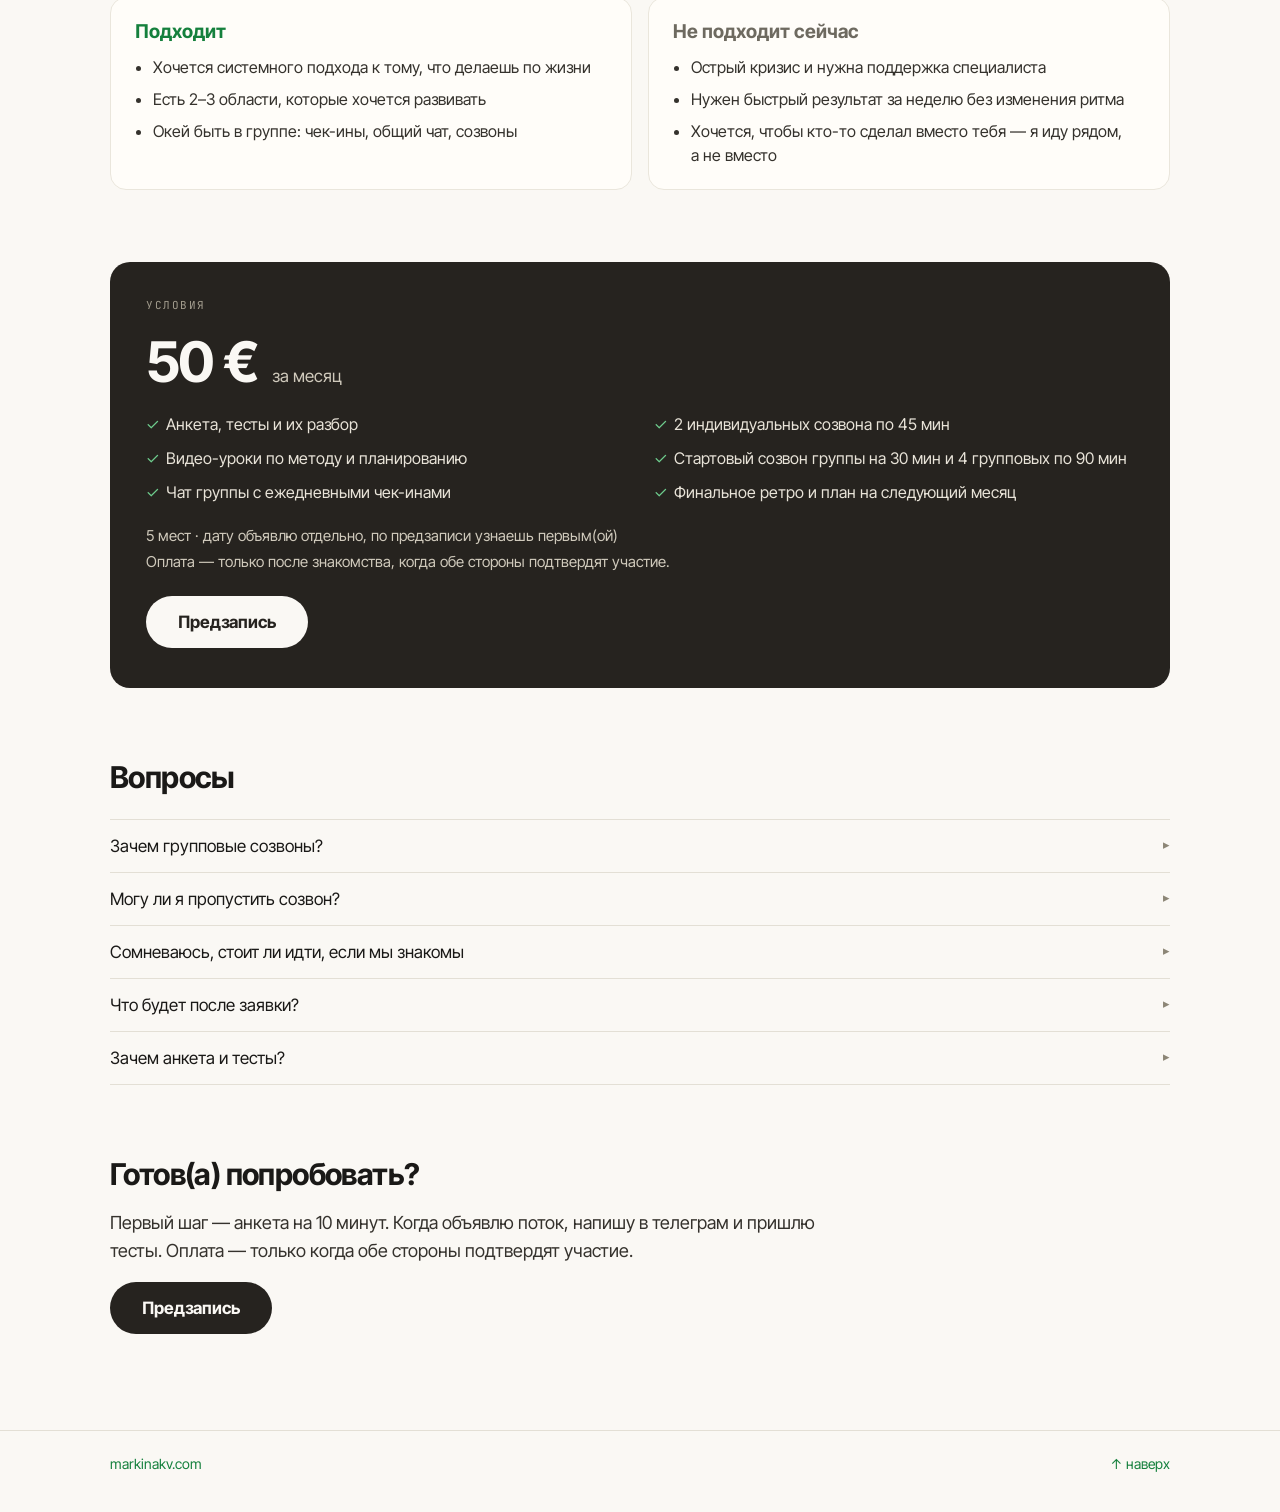
<file: ru/neuro/group/index.html>
<!DOCTYPE html>
<html lang="ru">
<head>
<meta charset="utf-8">
<meta name="viewport" content="width=device-width, initial-scale=1">
<title>Нейроспринт — групповой поток | markinakv.com</title>
<meta name="description" content="4 недели, 3 своих проекта и группа рядом. Нейроспринт — групповой поток по методу нейроинтеграции с Катериной Маркиной. 5 мест, 50 €.">
<link rel="icon" type="image/svg+xml" href="/favicon.svg">
<link rel="preconnect" href="https://fonts.googleapis.com">
<link rel="preconnect" href="https://fonts.gstatic.com" crossorigin>
<link href="https://fonts.googleapis.com/css2?family=Inter+Tight:wght@400;500;700&family=JetBrains+Mono:wght@400;500&display=swap" rel="stylesheet">
<script>
!function(t,e){var o,n,p,r;e.__SV||(window.posthog&&window.posthog.__loaded)||(window.posthog=e,e._i=[],e.init=function(i,s,a){function g(t,e){var o=e.split(".");2==o.length&&(t=t[o[0]],e=o[1]),t[e]=function(){t.push([e].concat(Array.prototype.slice.call(arguments,0)))}}(p=t.createElement("script")).type="text/javascript",p.crossOrigin="anonymous",p.async=!0,p.src=s.api_host.replace(".i.posthog.com","-assets.i.posthog.com")+"/static/array.js",(r=t.getElementsByTagName("script")[0]).parentNode.insertBefore(p,r);var u=e;for(void 0!==a?u=e[a]=[]:a="posthog",u.people=u.people||[],o="init capture register register_once identify reset get_distinct_id opt_in_capturing opt_out_capturing".split(" "),n=0;n<o.length;n++)g(u,o[n]);e._i.push([i,s,a])},e.__SV=1)}(document,window.posthog||[]);
posthog.init('phc_pzVXHwrtXHBxQvSZMLTv8RKynT4oJGRTofb6DLixLo7C',{api_host:'https://eu.i.posthog.com',defaults:'2026-05-30',person_profiles:'identified_only'});
</script>
<link rel="stylesheet" href="/neuro/neuro.css">
</head>
<body>

<header class="hdr">
  <div class="wrap">
    <div class="hdr-left"><a href="/ru/" class="crumb">markinakv</a><span class="crumb-sep">/</span><a href="/ru/neuro/" class="logo">Нейроинтеграция<small>группа</small></a></div>
    <nav class="nav">
      <a class="l" href="#result">Что даст</a>
      <a class="l" href="#path">Как проходит</a>
      <a class="l" href="#author">Кто ведёт</a>
      <a class="l" href="#terms">Условия</a>
      <a class="l" href="#faq">Вопросы</a>
      <a class="l" href="/ru/neuro/solo/">Индивидуально</a>
      <a class="lang" href="/neuro/group/" hreflang="en">EN</a>
      <a class="btn sm" href="https://forms.gle/GpxmvWf3i1kqzAqo9" target="_blank" rel="noopener" data-cta="nav">Предзапись</a>
    </nav>
  </div>
</header>

<div class="wrap" id="top">
<main>

  <!-- 1. HERO: «о да, это я» -->
  <section class="hero">
    <div class="hero-text">
      <h1>Четыре недели, чтобы сдвинуть с места то, что давно откладываешь, и не выгореть по дороге.</h1>
      <p class="lead">Групповой спринт по методу нейроинтеграции: три своих проекта, посильный ритм и группа рядом.</p>
      <div class="meta-row">
        <span class="chip"><b>предзапись</b> открыта</span>
        <span class="chip"><b>5</b> мест</span>
        <span class="chip"><b>50 €</b> за месяц</span>
        <span class="chip">онлайн</span>
      </div>
      <div class="cta-row">
        <a class="btn" href="https://forms.gle/GpxmvWf3i1kqzAqo9" target="_blank" rel="noopener" data-cta="hero">Предзапись</a>
        <a class="more" href="#tests">или начать с тестов →</a>
      </div>
    </div>
    <div class="hero-photo">
      <img src="/uploads/DSC_8644_resized.jpg" alt="Катерина Маркина">
      <div class="cap"><b>Катерина Маркина</b><br>тренер по методу нейроинтеграции</div>
    </div>
  </section>

  <section style="margin-top:-40px;">
    <span class="eyebrow">с чем приходят</span>
    <div class="pains">
      <div class="pain"><span>01</span><span>То ничего не делаю и тревожусь, то делаю всё за раз и потом лежу без сил.</span></div>
      <div class="pain"><span>02</span><span>Идеи и желание есть, но дела всё время откладываются на потом.</span></div>
      <div class="pain"><span>03</span><span>Вроде делаю много, а ощущение, что ничего не успеваю.</span></div>
      <div class="pain"><span>04</span><span>Ставлю цели и планирую, но через месяц уже не помню, чего хотел(а).</span></div>
    </div>
  </section>

  <!-- 2. ЧТО ДАСТ -->
  <section id="result">
    <h2>После спринта у тебя будет</h2>
    <div class="outs">
      <div class="out"><i>→</i><span>Три сдвинутых с места проекта: про состояние, цели и удовольствие.</span></div>
      <div class="out"><i>→</i><span>Ритм, который выдерживает обычная жизнь с работой, поездками и меняющимися планами.</span></div>
      <div class="out"><i>→</i><span>Понимание, где ты саботируешь себя и перегружаешь, — и что с этим делать.</span></div>
      <div class="out"><i>→</i><span>Тесты и разбор: точка А на старте и точка Б в конце.</span></div>
      <div class="out"><i>→</i><span>План на следующий месяц и опыт законченного цикла, который хочется повторить.</span></div>
    </div>
  </section>

  <!-- 3. ТАЙМЛАЙН (вместо цифр и «вклада участника») -->
  <section id="path">
    <span class="eyebrow">как проходит</span>
    <h2>Шесть недель от анкеты до итогов</h2>
    <div class="tl">
      <div class="st">
        <span class="dot"></span>
        <div class="st-body">
          <div class="st-head"><h3>Заявка и тесты</h3><span class="date">до старта</span></div>
          <p>Анкета и тесты. Смотрю, подойдёт ли формат сейчас, и честно говорю, если нет.</p>
          <div class="you"><span>анкета и тесты · 25 мин</span></div>
        </div>
      </div>
      <div class="st">
        <span class="dot"></span>
        <div class="st-body">
          <div class="st-head"><h3>Подготовка</h3><span class="date">неделя 0</span></div>
          <p>Видео о методе и планировании. Созвон 1-на-1: разбираем тесты и собираем три проекта. В конце недели — знакомство группы.</p>
          <div class="you"><span>созвон 1-на-1 · 45 мин</span><span>созвон группы · 30 мин</span></div>
        </div>
      </div>
      <div class="st active">
        <span class="dot"></span>
        <div class="st-body">
          <div class="st-head"><h3>Спринт — 3 недели</h3><span class="date">недели 1–3</span></div>
          <div class="sprint-box">
            <p>Проекты <b>Фундамент</b> (состояние), <b>Драйв</b> (твой челлендж) и <b>Кайф</b> (удовольствие от жизни, которая уже есть) — около 10% дня. Раз в неделю созвон группы, в будни короткие чек-ины в чате.</p>
          </div>
          <div class="you"><span>проекты · ~10% дня</span><span>чек-ин · 5 мин в будни</span><span>созвоны группы · раз в неделю · 90 мин</span></div>
        </div>
      </div>
      <div class="st">
        <span class="dot"></span>
        <div class="st-body">
          <div class="st-head"><h3>Неделя интеграции</h3><span class="date">неделя 4</span></div>
          <p>Отдых, повторные тесты и финальное ретро: итоги и планы на месяц.</p>
          <div class="you"><span>повторные тесты</span><span>созвон-ретро · 90 мин</span></div>
        </div>
      </div>
      <div class="st">
        <span class="dot"></span>
        <div class="st-body">
          <div class="st-head"><h3>Личные итоги</h3><span class="date">после завершения</span></div>
          <p>Разбор 1-на-1: что изменилось и какие дальше шаги.</p>
          <div class="you"><span>созвон 1-на-1 · 45 мин</span></div>
        </div>
      </div>
    </div>
  </section>

  <!-- 4. КАК ЭТО РАБОТАЕТ: свёрнутые карточки -->
  <section id="how">
    <h2>Почему это работает</h2>
    <div class="how-tabs" role="tablist">
      <button class="how-tab" aria-expanded="false" aria-controls="p-method" data-how>
        <span class="t">Метод</span>
        <span class="s">Состояние → мышление → действия</span>
        <span class="more-t"></span>
      </button>
      <button class="how-tab" aria-expanded="false" aria-controls="p-sprint" data-how>
        <span class="t">Спринт</span>
        <span class="s">Почему 4 недели и 3 проекта, а не большой план</span>
        <span class="more-t"></span>
      </button>
      <button class="how-tab" aria-expanded="false" aria-controls="p-theory" data-how>
        <span class="t">Теория</span>
        <span class="s">Что из нейробиологии разберём по ходу</span>
        <span class="more-t"></span>
      </button>
    </div>

    <div class="how-panel" id="p-method" hidden>
      <p>Нейроинтеграция работает сразу на трёх уровнях. Выравниваем состояние, чтобы планы не упирались в истощение. Меняем мышление, которое возвращает в старые петли. Планируем действия такого размера, который выдерживает обычная неделя.</p>
      <div class="mini3">
        <div><b>Состояние</b><span>Сон, ресурс, стресс-реакция, восстановление.</span></div>
        <div><b>Мышление</b><span>Установки, из-за которых застреваем в подготовке, саботируем планы или хватаемся за всё сразу.</span></div>
        <div><b>Действия</b><span>Маленькие системные шаги в ритме спринта и рефлексия.</span></div>
      </div>
    </div>

    <div class="how-panel" id="p-sprint" hidden>
      <p>Большие цели ломаются о реальность. Спринт — это четыре недели и три проекта, которые видно целиком. Короткие циклы помогают регулярно замечать, что стоит усилить, а законченный цикл помогает мозгу закрепить опыт изменений.</p>
      <div class="rule"><b>10/90</b><span>10% времени на новое, 90% жизни остаются как есть. Такой ритм выдерживается и при полной загрузке, и в переездах, и в путешествиях.</span></div>
    </div>

    <div class="how-panel" id="p-theory" hidden>
      <div class="tlist">
        <div><b>Гомеостаз</b> — почему мозг саботирует даже желанные изменения</div>
        <div><b>Нейропластичность</b> — почему нужны повторение и фокус, а не сила воли</div>
        <div><b>Серотониново-дофаминовый баланс</b> — почему нельзя жать на газ и тормоз одновременно</div>
        <div><b>Цикл стресс-реакции</b> — где он ломается и превращается в выгорание</div>
        <div><b>Амигдала и префронтальная кора</b> — почему в стрессе выключается нужный режим мышления</div>
      </div>
    </div>
  </section>

  <!-- 5. КТО ВЕДЁТ -->
  <section id="tests">
    <details class="fold" id="tests-fold">
      <summary>
        <span><span class="eyebrow">можно начать с тестов</span><h2>Тесты Института нейроинтеграции с разбором</h2></span>
        <span class="more-t"></span>
      </summary>
      <div class="fold-body">
    <p class="lead">Можно сначала посмотреть на себя со стороны: проходишь тесты, я делаю разбор. Так видно, где ты сейчас по состоянию, стрессу и навыкам.</p>
    <div class="tests">
      <div class="test">
        <h3>Тест по ключевым показателям</h3>
        <div class="row"><b>НейроБаланс</b> — сколько времени ты в ресурсе, дистрессе или выгорании</div>
        <div class="row"><b>НейроОрбиты</b> — привычные сценарии поведения</div>
        <div class="row"><b>Индекс продуктивности</b> — структура, фокус, рефлексия</div>
        <div class="row"><b>PHQ-8 и GAD-7</b> — скрининг симптомов депрессии и тревожности</div>
        <a class="btn ghost" href="https://neurointegration.org/test-neurointegration" target="_blank" rel="noopener" data-cta="test1">Пройти тест</a>
      </div>
      <div class="test">
        <h3>Адаптированный тест Холмса–Рея</h3>
        <div class="row"><b>Стресс-факторы</b> — нагрузка от событий за последний год</div>
        <a class="btn ghost" href="https://neurointegration.org/test-adapt-stress" target="_blank" rel="noopener" data-cta="test2">Пройти тест</a>
      </div>
    </div>
    <p class="howto">Оба теста — около 25 минут. Пришли мне в Telegram скриншот или текст финальной страницы каждого теста, промежуточные результаты не нужны. Разбор — в течение суток.</p>
    <a class="btn" href="https://t.me/markinakv" target="_blank" rel="noopener" data-cta="send-tests" style="align-self:flex-start;">Прислать результаты на разбор</a>
  
      </div>
    </details>
  </section>
  <script>
    (function () {
      var d = document.getElementById('tests-fold');
      function openIf() { if (location.hash === '#tests') { d.open = true; setTimeout(function () { d.scrollIntoView({ block: 'start' }); }, 30); } }
      openIf(); window.addEventListener('hashchange', openIf);
      document.querySelectorAll('a[href="#tests"]').forEach(function (a) { a.addEventListener('click', function (e) { e.preventDefault(); d.open = true; setTimeout(function () { d.scrollIntoView({ behavior: 'smooth', block: 'start' }); }, 30); history.replaceState(null, '', '#tests'); }); });
    })();
  </script>

  <section id="author">
    <span class="eyebrow">кто ведёт</span>
    <div class="author-g">
      <div class="author-text">
        <h2>Катерина Маркина</h2>
        <p>Сертифицированный тренер по <a href="https://neurointegration.org/ru" target="_blank" rel="noopener">методу нейроинтеграции</a> Катерины Ленгольд. Коуч, практикующий по стандартам ICF. А ещё операционный менеджер и продюсер: 10+ лет запускаю проекты в B2B SaaS, adtech, образовании и благотворительности.</p>
        <div class="tags">
          <span>7+ лет в IT</span><span>выгорание и выход из него</span><span>опыт эмиграции</span><span>диджитал-номадство</span><span>смены карьерного трека</span>
        </div>
        <p class="strong" style="display:none"><span class="todo">ЧЕРНОВИК — перепиши своими словами:</span> Моя сильная сторона — превращать хаос в систему, которую реально выдерживать. Я много лет выстраивала процессы в стартапах и знаю, как легко начать и как тяжело продолжить. В нейроинтеграции я люблю то, что она не требует ломать себя: сначала состояние, потом всё остальное.</p>
      </div>
      <div><div class="certs certs-static"><span class="eyebrow">сертификаты и дипломы</span><div>
            <a href="https://neurosprintgroup.markinakv.com/uploads/Journaling%20Quotes%20Certificate.png" target="_blank" rel="noopener">Neurointegration Fundamentals Certificate</a>
            <a href="https://neurosprintgroup.markinakv.com/uploads/%D1%81%D0%B5%D1%80%D1%82%D0%B8%D1%84%D0%B8%D0%BA%D0%B0%D1%82.jpg" target="_blank" rel="noopener">Neurointegration Practical Module Certificate</a>
            <a href="https://neurosprintgroup.markinakv.com/uploads/%D0%94%D0%B8%D0%BF%D0%BB%D0%BE%D0%BC%20%D0%BE%20%D0%BF%D1%80%D0%BE%D1%84%D0%B5%D1%81%D1%81%D0%B8%D0%BE%D0%BD%D0%B0%D0%BB%D1%8C%D0%BD%D0%BE%D0%B9%20%D0%BF%D0%B5%D1%80%D0%B5%D0%BF%D0%BE%D0%B4%D0%B3%D0%BE%D1%82%D0%BE%D0%B2%D0%BA%D0%B5.pdf" target="_blank" rel="noopener">Диплом о профессиональной переподготовке</a>
          </div></div></div>
    </div>
  </section>

  <!-- 6. ОТЗЫВЫ -->
  <section id="reviews">
    <div class="old-revs">
      <span class="eyebrow">клиенты индивидуального сопровождения</span>
      <p>«Очень хочется поделиться — я прошла уже три спринта, без срывов.»</p>
      <p>«Главное — ощущение опоры: взаимодействие стабильное, и от этого спокойнее самой.»</p>
      <p>«Получилось увидеть и назвать то, что я сама себе объяснить не могла.»</p>
      <p>«В работе можно быть честной и говорить о том, что не сделала, — без страха осуждения и укора. И находить решения, которые помогают двигаться дальше.»</p>
    </div>
  </section>

  <!-- 7. КОМУ ПОДХОДИТ -->
  <section id="fit">
    <span class="eyebrow">честный фильтр</span>
    <h2>Кому подходит, а кому нет</h2>
    <div class="fit">
      <div>
        <h3 style="color:var(--green)">Подходит</h3>
        <ul>
          <li>Хочется системного подхода к тому, что делаешь по жизни</li>
          <li>Есть 2–3 области, которые хочется развивать</li>
          <li>Окей быть в группе: чек-ины, общий чат, созвоны</li>
        </ul>
      </div>
      <div>
        <h3 style="color:var(--mute)">Не подходит сейчас</h3>
        <ul>
          <li>Острый кризис и нужна поддержка специалиста</li>
          <li>Нужен быстрый результат за неделю без изменения ритма</li>
          <li>Хочется, чтобы кто-то сделал вместо тебя — я иду рядом, а не вместо</li>
        </ul>
      </div>
    </div>
  </section>

  <!-- 8. УСЛОВИЯ -->
  <section id="terms" class="terms">
    <span class="eyebrow">условия</span>
    <div class="price"><b>50 €</b><span>за месяц</span></div>
    <div class="incl">
      <div>Анкета, тесты и их разбор</div>
      <div>2 индивидуальных созвона по 45 мин</div>
      <div>Видео-уроки по методу и планированию</div>
      <div>Стартовый созвон группы на 30 мин и 4 групповых по 90 мин</div>
      <div>Чат группы с ежедневными чек-инами</div>
      <div>Финальное ретро и план на следующий месяц</div>
    </div>
    <p style="font-size:15px;color:#CFC9BB;">5 мест · дату объявлю отдельно, по предзаписи узнаешь первым(ой)</p>
    <p style="font-size:15px;color:#CFC9BB;line-height:1.5;">Оплата — только после знакомства, когда обе стороны подтвердят участие.</p>
    <a class="btn" href="https://forms.gle/GpxmvWf3i1kqzAqo9" target="_blank" rel="noopener" data-cta="terms">Предзапись</a>
  </section>

  <!-- 9. FAQ -->
  <section id="faq" class="faq">
    <h2>Вопросы</h2>
    <div>
      <details><summary>Зачем групповые созвоны?<span class="arr">▸</span></summary>
        <p>Рефлексия, обмен опытом и поддержка: чужой опыт часто даёт новый взгляд на свои задачи.<br>Плюс немного теории, которую сразу применяешь в проектах.</p></details>
      <details><summary>Могу ли я пропустить созвон?<span class="arr">▸</span></summary>
        <p>Да: посмотри запись и напиши в чат про свои проекты и отклик на то, чем делились другие.</p></details>
      <details><summary>Сомневаюсь, стоит ли идти, если мы знакомы<span class="arr">▸</span></summary>
        <p>Понимаю, мне тоже немного неловко. Скорее всего, мы знакомы в других ролях — это будет новый опыт для обеих сторон. Мы справимся.</p></details>
      <details><summary>Что будет после заявки?<span class="arr">▸</span></summary>
        <p>Свяжусь с тобой по поводу запроса и напишу в числе первых, когда буду планировать запуск ближайшей группы.</p></details>
      <details><summary>Зачем анкета и тесты?<span class="arr">▸</span></summary>
        <p>Чтобы понять точку А и твой запрос. Результаты разберём на первом индивидуальном созвоне.</p></details>
    </div>
  </section>

  <!-- финальный CTA -->
  <section class="final">
    <h2>Готов(а) попробовать?</h2>
    <p class="lead">Первый шаг — анкета на 10 минут. Когда объявлю поток, напишу в телеграм и пришлю тесты. Оплата — только когда обе стороны подтвердят участие.</p>
    <a class="btn" href="https://forms.gle/GpxmvWf3i1kqzAqo9" target="_blank" rel="noopener" data-cta="final">Предзапись</a>
  </section>

</main>
</div>

<footer>
  <div class="wrap"><a href="/ru/">markinakv.com</a><a href="#top">↑ наверх</a></div>
</footer>

<script>
  // карточки «Как это работает»: одна открыта за раз, повторный клик закрывает
  document.querySelectorAll('[data-how]').forEach(function (btn) {
    btn.addEventListener('click', function () {
      var open = btn.getAttribute('aria-expanded') === 'true';
      document.querySelectorAll('[data-how]').forEach(function (b) {
        b.setAttribute('aria-expanded', 'false');
        document.getElementById(b.getAttribute('aria-controls')).hidden = true;
      });
      if (!open) {
        btn.setAttribute('aria-expanded', 'true');
        document.getElementById(btn.getAttribute('aria-controls')).hidden = false;
      }
      if (window.posthog && posthog.capture) posthog.capture('how_card_toggle', { card: btn.getAttribute('aria-controls'), open: !open });
    });
  });
  document.querySelectorAll('[data-cta]').forEach(function (a) {
    a.addEventListener('click', function () {
      if (window.posthog && posthog.capture) posthog.capture('cta_click', { place: a.getAttribute('data-cta'), page: 'group' });
    });
  });
</script>
</body>
</html>
</file>
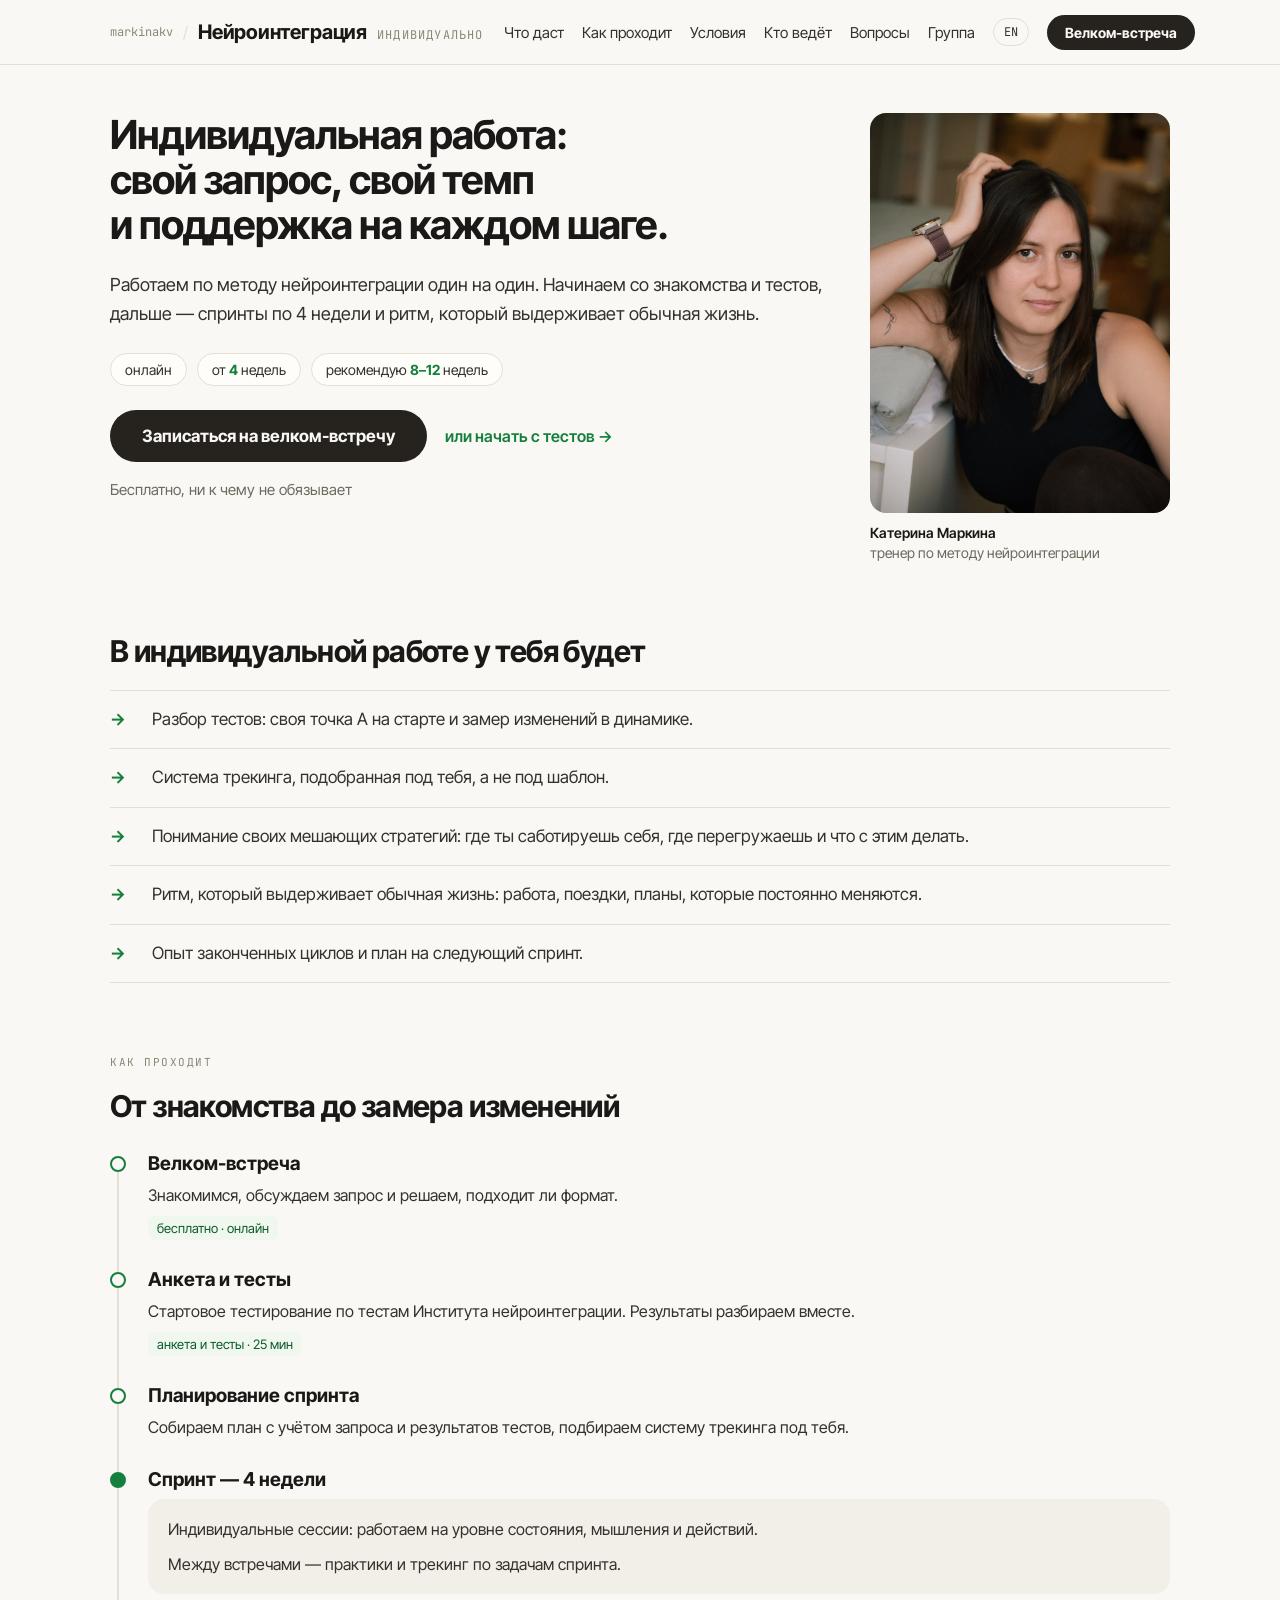
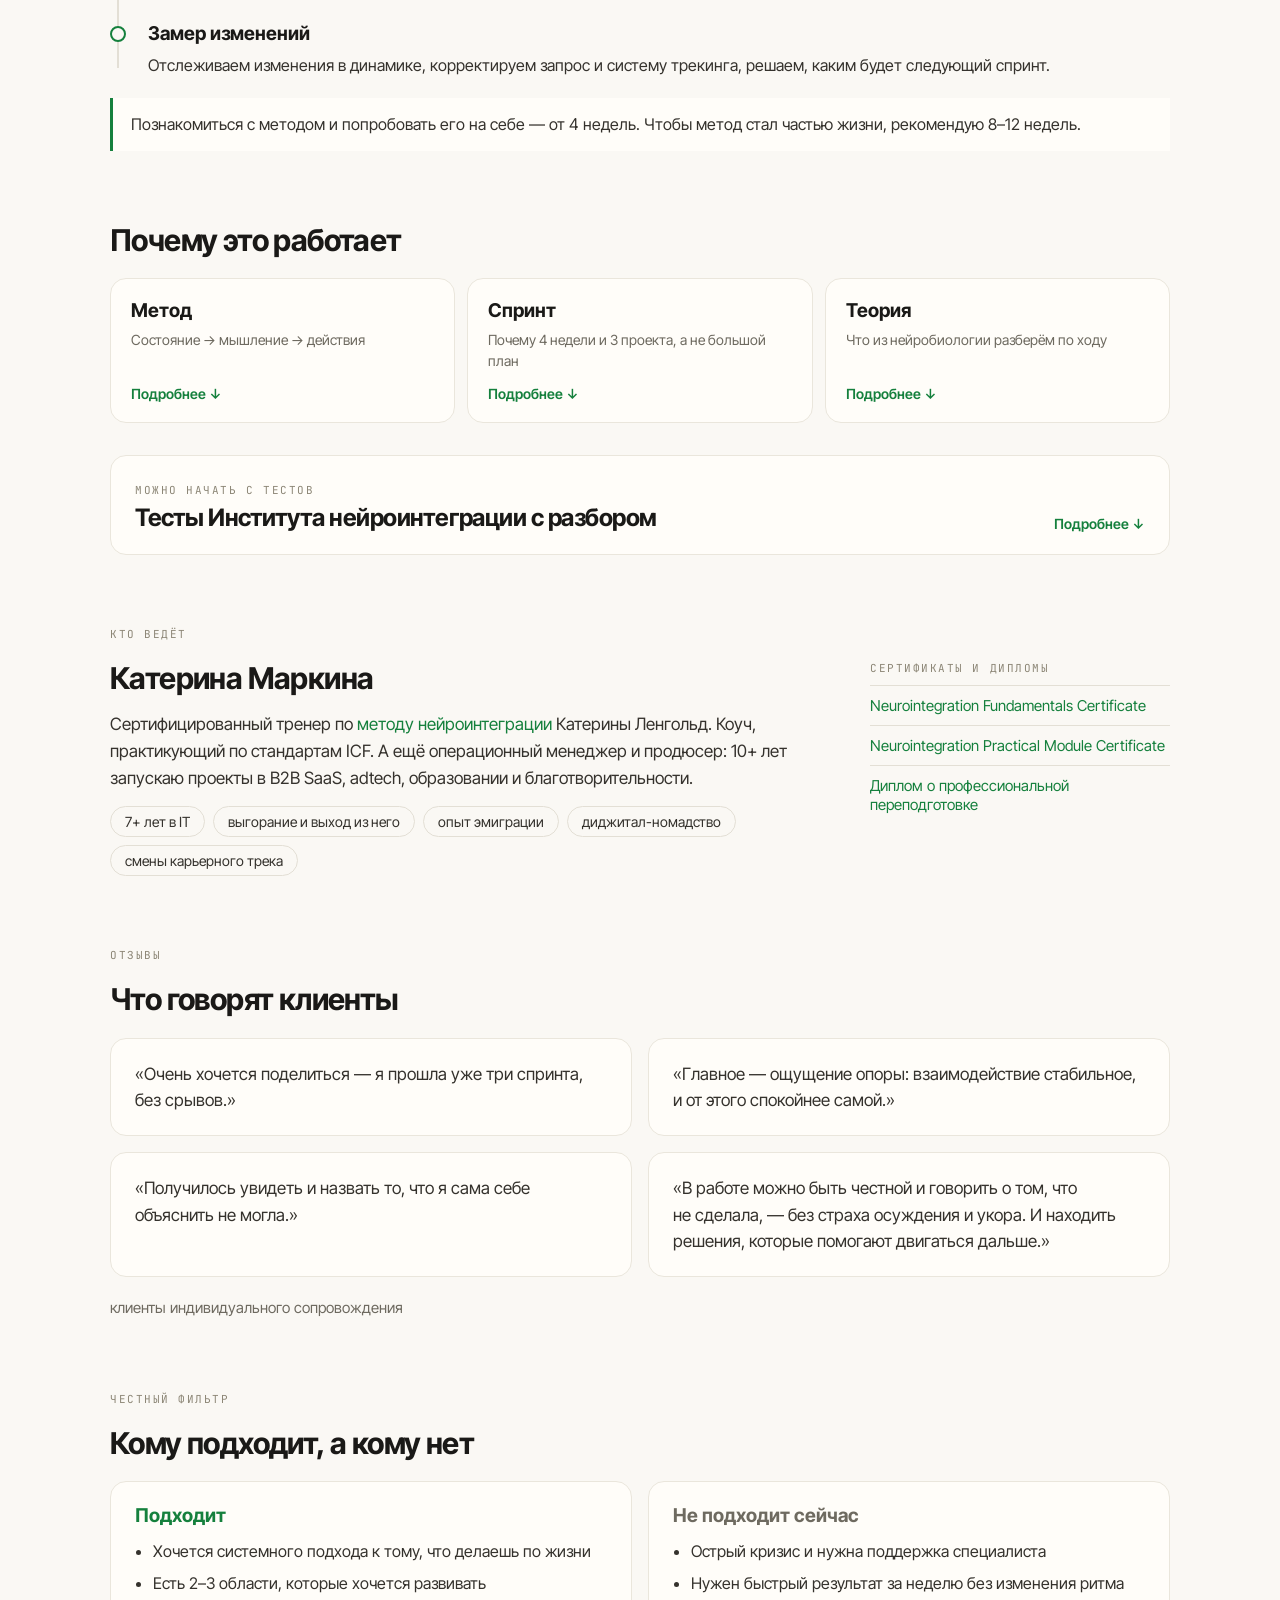
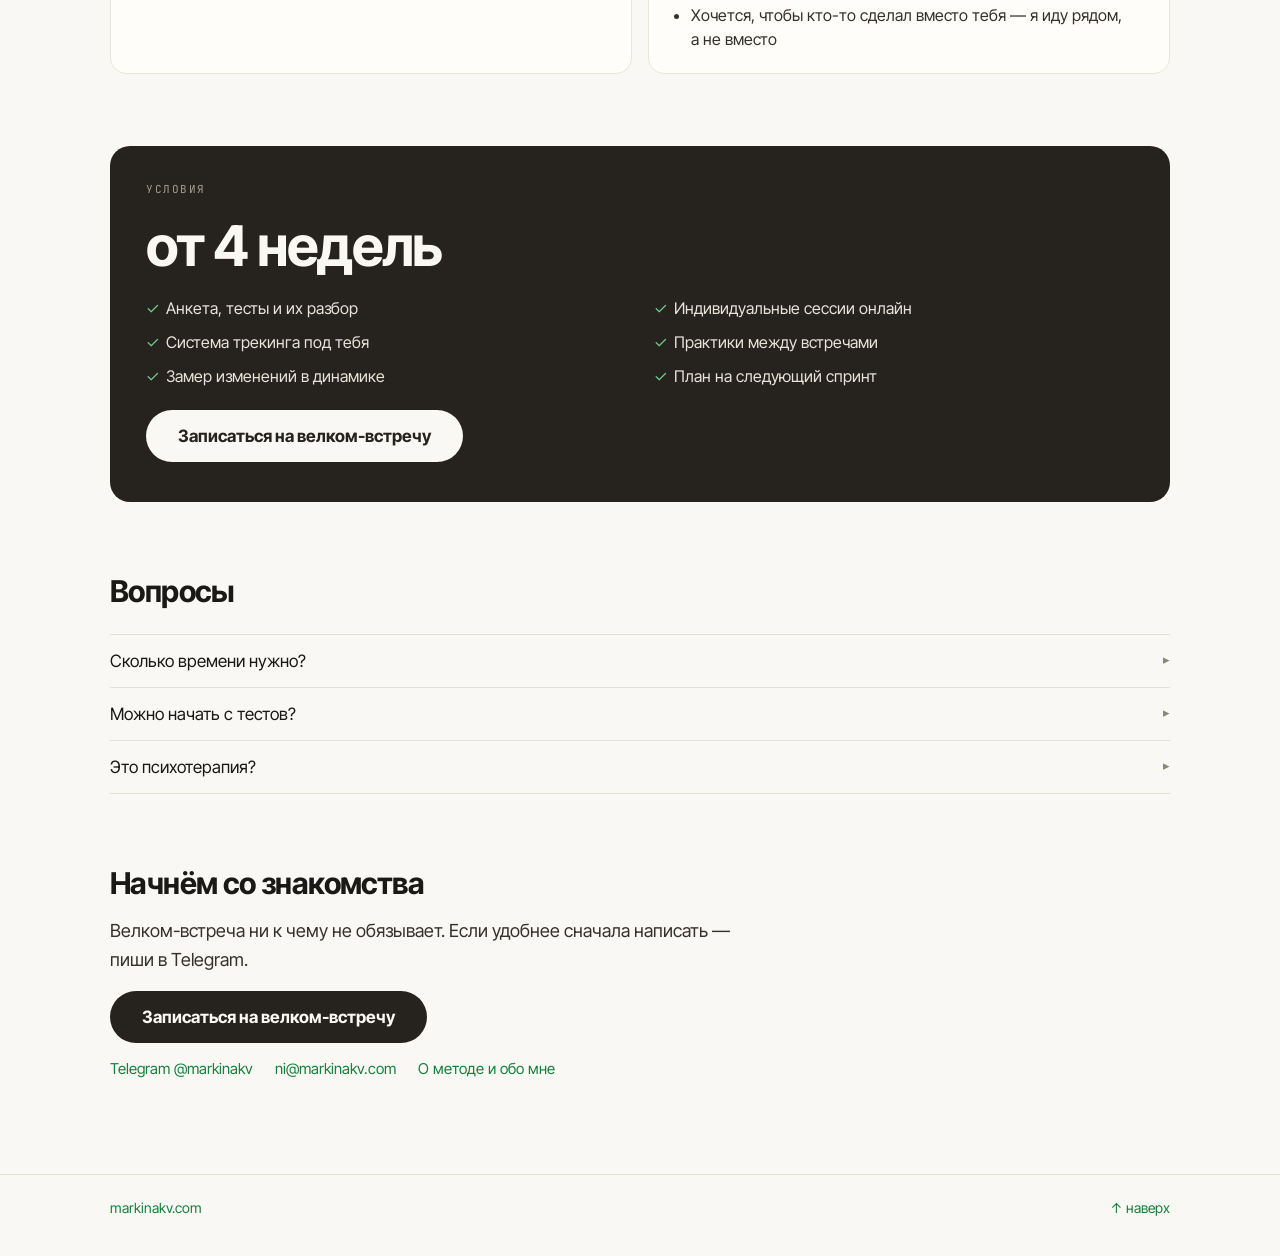
<file: ru/neuro/solo/index.html>
<!DOCTYPE html>
<html lang="ru">
<head>
<meta charset="utf-8">
<meta name="viewport" content="width=device-width, initial-scale=1">
<title>Нейроспринт — индивидуальная работа | markinakv.com</title>
<meta name="description" content="Индивидуальная работа по методу нейроинтеграции: свой запрос, свой темп, спринты по 4 недели. Начинаем с бесплатной велком-встречи.">
<link rel="icon" type="image/svg+xml" href="/favicon.svg">
<link rel="preconnect" href="https://fonts.googleapis.com">
<link href="https://fonts.googleapis.com/css2?family=Inter+Tight:wght@400;500;700&family=JetBrains+Mono:wght@400;500&display=swap" rel="stylesheet">
<script>
!function(t,e){var o,n,p,r;e.__SV||(window.posthog&&window.posthog.__loaded)||(window.posthog=e,e._i=[],e.init=function(i,s,a){function g(t,e){var o=e.split(".");2==o.length&&(t=t[o[0]],e=o[1]),t[e]=function(){t.push([e].concat(Array.prototype.slice.call(arguments,0)))}}(p=t.createElement("script")).type="text/javascript",p.crossOrigin="anonymous",p.async=!0,p.src=s.api_host.replace(".i.posthog.com","-assets.i.posthog.com")+"/static/array.js",(r=t.getElementsByTagName("script")[0]).parentNode.insertBefore(p,r);var u=e;for(void 0!==a?u=e[a]=[]:a="posthog",u.people=u.people||[],o="init capture register register_once identify reset get_distinct_id opt_in_capturing opt_out_capturing".split(" "),n=0;n<o.length;n++)g(u,o[n]);e._i.push([i,s,a])},e.__SV=1)}(document,window.posthog||[]);
posthog.init('phc_pzVXHwrtXHBxQvSZMLTv8RKynT4oJGRTofb6DLixLo7C',{api_host:'https://eu.i.posthog.com',defaults:'2026-05-30',person_profiles:'identified_only'});
</script>
<link rel="stylesheet" href="/neuro/neuro.css">
</head>
<body>
<header class="hdr">
  <div class="wrap">
    <div class="hdr-left"><a href="/ru/" class="crumb">markinakv</a><span class="crumb-sep">/</span><a href="/ru/neuro/" class="logo">Нейроинтеграция<small>индивидуально</small></a></div>
    <nav class="nav">
      <a class="l" href="#result">Что даст</a>
      <a class="l" href="#path">Как проходит</a>
      <a class="l" href="#terms">Условия</a>
      <a class="l" href="#author">Кто ведёт</a>
      <a class="l" href="#faq">Вопросы</a>
      <a class="l" href="/ru/neuro/group/">Группа</a>
      <a class="lang" href="/neuro/solo/" hreflang="en">EN</a>
      <a class="btn sm" href="https://calendar.google.com/calendar/u/0/appointments/schedules/AcZssZ3bRaUebNc3aKSK7VDZ2QGoo601sHcT0FT3uLCPKw3ZBwr8zeXiUF8RNBZhixEakBUpJJjt2po4" target="_blank" rel="noopener" data-cta="nav">Велком-встреча</a>
    </nav>
  </div>
</header>

<div class="wrap" id="top">
<main>

  <section class="hero">
    <div class="hero-text">
      <h1>Индивидуальная работа: свой запрос, свой темп и поддержка на каждом шаге.</h1>
      <p class="lead">Работаем по методу нейроинтеграции один на один. Начинаем со знакомства и тестов, дальше — спринты по 4 недели и ритм, который выдерживает обычная жизнь.</p>
      <div class="meta-row">
        <span class="chip">онлайн</span>
        <span class="chip">от <b>4</b> недель</span>
        <span class="chip">рекомендую <b>8–12</b> недель</span>
      </div>
      <div class="cta-row">
        <a class="btn" href="https://calendar.google.com/calendar/u/0/appointments/schedules/AcZssZ3bRaUebNc3aKSK7VDZ2QGoo601sHcT0FT3uLCPKw3ZBwr8zeXiUF8RNBZhixEakBUpJJjt2po4" target="_blank" rel="noopener" data-cta="hero">Записаться на велком-встречу</a>
        <a class="more" href="#tests">или начать с тестов →</a>
        <span class="note">Бесплатно, ни к чему не обязывает</span>
      </div>
    </div>
    <div class="hero-photo">
      <img src="/uploads/DSC_8644_resized.jpg" alt="Катерина Маркина">
      <div class="cap"><b>Катерина Маркина</b><br>тренер по методу нейроинтеграции</div>
    </div>
  </section>

  <section id="result">
    <h2>В индивидуальной работе у тебя будет</h2>
    <div class="outs">
      <div class="out"><i>→</i><span>Разбор тестов: своя точка А на старте и замер изменений в динамике.</span></div>
      <div class="out"><i>→</i><span>Система трекинга, подобранная под тебя, а не под шаблон.</span></div>
      <div class="out"><i>→</i><span>Понимание своих мешающих стратегий: где ты саботируешь себя, где перегружаешь и что с этим делать.</span></div>
      <div class="out"><i>→</i><span>Ритм, который выдерживает обычная жизнь: работа, поездки, планы, которые постоянно меняются.</span></div>
      <div class="out"><i>→</i><span>Опыт законченных циклов и план на следующий спринт.</span></div>
    </div>
  </section>

  <section id="path">
    <span class="eyebrow">как проходит</span>
    <h2>От знакомства до замера изменений</h2>
    <div class="tl">
      <div class="st">
        <span class="dot"></span>
        <div class="st-body">
          <div class="st-head"><h3>Велком-встреча</h3></div>
          <p>Знакомимся, обсуждаем запрос и решаем, подходит ли формат.</p>
          <div class="you"><span>бесплатно · онлайн</span></div>
        </div>
      </div>
      <div class="st">
        <span class="dot"></span>
        <div class="st-body">
          <div class="st-head"><h3>Анкета и тесты</h3></div>
          <p>Стартовое тестирование по тестам Института нейроинтеграции. Результаты разбираем вместе.</p>
          <div class="you"><span>анкета и тесты · 25 мин</span></div>
        </div>
      </div>
      <div class="st">
        <span class="dot"></span>
        <div class="st-body">
          <div class="st-head"><h3>Планирование спринта</h3></div>
          <p>Собираем план с учётом запроса и результатов тестов, подбираем систему трекинга под тебя.</p>
        </div>
      </div>
      <div class="st active">
        <span class="dot"></span>
        <div class="st-body">
          <div class="st-head"><h3>Спринт — 4 недели</h3></div>
          <div class="sprint-box">
            <p>Индивидуальные сессии: работаем на уровне состояния, мышления и действий.</p>
            <p>Между встречами — практики и трекинг по задачам спринта.</p>
          </div>
        </div>
      </div>
      <div class="st">
        <span class="dot"></span>
        <div class="st-body">
          <div class="st-head"><h3>Замер изменений</h3></div>
          <p>Отслеживаем изменения в динамике, корректируем запрос и систему трекинга, решаем, каким будет следующий спринт.</p>
        </div>
      </div>
    </div>
    <p class="howto">Познакомиться с методом и попробовать его на себе — от 4 недель. Чтобы метод стал частью жизни, рекомендую 8–12 недель.</p>
  </section>

  <section id="how">
    <h2>Почему это работает</h2>
    <div class="how-tabs" role="tablist">
      <button class="how-tab" aria-expanded="false" aria-controls="p-method" data-how>
        <span class="t">Метод</span>
        <span class="s">Состояние → мышление → действия</span>
        <span class="more-t"></span>
      </button>
      <button class="how-tab" aria-expanded="false" aria-controls="p-sprint" data-how>
        <span class="t">Спринт</span>
        <span class="s">Почему 4 недели и 3 проекта, а не большой план</span>
        <span class="more-t"></span>
      </button>
      <button class="how-tab" aria-expanded="false" aria-controls="p-theory" data-how>
        <span class="t">Теория</span>
        <span class="s">Что из нейробиологии разберём по ходу</span>
        <span class="more-t"></span>
      </button>
    </div>

    <div class="how-panel" id="p-method" hidden>
      <p>Нейроинтеграция работает сразу на трёх уровнях. Выравниваем состояние, чтобы планы не упирались в истощение. Меняем мышление, которое возвращает в старые петли. Планируем действия такого размера, который выдерживает обычная неделя.</p>
      <div class="mini3">
        <div><b>Состояние</b><span>Сон, ресурс, стресс-реакция, восстановление.</span></div>
        <div><b>Мышление</b><span>Установки, из-за которых застреваем в подготовке, саботируем планы или хватаемся за всё сразу.</span></div>
        <div><b>Действия</b><span>Маленькие системные шаги в ритме спринта и рефлексия.</span></div>
      </div>
    </div>

    <div class="how-panel" id="p-sprint" hidden>
      <p>Большие цели ломаются о реальность. Спринт — это четыре недели и три проекта, которые видно целиком. Короткие циклы помогают регулярно замечать, что стоит усилить, а законченный цикл помогает мозгу закрепить опыт изменений.</p>
      <div class="rule"><b>10/90</b><span>10% времени на новое, 90% жизни остаются как есть. Такой ритм выдерживается и при полной загрузке, и в переездах, и в путешествиях.</span></div>
    </div>

    <div class="how-panel" id="p-theory" hidden>
      <div class="tlist">
        <div><b>Гомеостаз</b> — почему мозг саботирует даже желанные изменения</div>
        <div><b>Нейропластичность</b> — почему нужны повторение и фокус, а не сила воли</div>
        <div><b>Серотониново-дофаминовый баланс</b> — почему нельзя жать на газ и тормоз одновременно</div>
        <div><b>Цикл стресс-реакции</b> — где он ломается и превращается в выгорание</div>
        <div><b>Амигдала и префронтальная кора</b> — почему в стрессе выключается нужный режим мышления</div>
      </div>
    </div>
  </section>

  <section id="tests">
    <details class="fold" id="tests-fold">
      <summary>
        <span><span class="eyebrow">можно начать с тестов</span><h2>Тесты Института нейроинтеграции с разбором</h2></span>
        <span class="more-t"></span>
      </summary>
      <div class="fold-body">
    <p class="lead">Можно сначала посмотреть на себя со стороны: проходишь тесты, я делаю разбор. Так видно, где ты сейчас по состоянию, стрессу и навыкам.</p>
    <div class="tests">
      <div class="test">
        <h3>Тест по ключевым показателям</h3>
        <div class="row"><b>НейроБаланс</b> — сколько времени ты в ресурсе, дистрессе или выгорании</div>
        <div class="row"><b>НейроОрбиты</b> — привычные сценарии поведения</div>
        <div class="row"><b>Индекс продуктивности</b> — структура, фокус, рефлексия</div>
        <div class="row"><b>PHQ-8 и GAD-7</b> — скрининг симптомов депрессии и тревожности</div>
        <a class="btn ghost" href="https://neurointegration.org/test-neurointegration" target="_blank" rel="noopener" data-cta="test1">Пройти тест</a>
      </div>
      <div class="test">
        <h3>Адаптированный тест Холмса–Рея</h3>
        <div class="row"><b>Стресс-факторы</b> — нагрузка от событий за последний год</div>
        <a class="btn ghost" href="https://neurointegration.org/test-adapt-stress" target="_blank" rel="noopener" data-cta="test2">Пройти тест</a>
      </div>
    </div>
    <p class="howto">Оба теста — около 25 минут. Пришли мне в Telegram скриншот или текст финальной страницы каждого теста, промежуточные результаты не нужны. Разбор — в течение суток.</p>
    <a class="btn" href="https://t.me/markinakv" target="_blank" rel="noopener" data-cta="send-tests" style="align-self:flex-start;">Прислать результаты на разбор</a>
  
      </div>
    </details>
  </section>
  <script>
    (function () {
      var d = document.getElementById('tests-fold');
      function openIf() { if (location.hash === '#tests') { d.open = true; setTimeout(function () { d.scrollIntoView({ block: 'start' }); }, 30); } }
      openIf(); window.addEventListener('hashchange', openIf);
      document.querySelectorAll('a[href="#tests"]').forEach(function (a) { a.addEventListener('click', function (e) { e.preventDefault(); d.open = true; setTimeout(function () { d.scrollIntoView({ behavior: 'smooth', block: 'start' }); }, 30); history.replaceState(null, '', '#tests'); }); });
    })();
  </script>

  <section id="author">
    <span class="eyebrow">кто ведёт</span>
    <div class="author-g">
      <div class="author-text">
        <h2>Катерина Маркина</h2>
        <p>Сертифицированный тренер по <a href="https://neurointegration.org/ru" target="_blank" rel="noopener">методу нейроинтеграции</a> Катерины Ленгольд. Коуч, практикующий по стандартам ICF. А ещё операционный менеджер и продюсер: 10+ лет запускаю проекты в B2B SaaS, adtech, образовании и благотворительности.</p>
        <div class="tags">
          <span>7+ лет в IT</span><span>выгорание и выход из него</span><span>опыт эмиграции</span><span>диджитал-номадство</span><span>смены карьерного трека</span>
        </div>
        <p class="strong" style="display:none"><span class="todo">ЧЕРНОВИК — перепиши своими словами:</span> Моя сильная сторона — превращать хаос в систему, которую реально выдерживать. Я много лет выстраивала процессы в стартапах и знаю, как легко начать и как тяжело продолжить. В нейроинтеграции я люблю то, что она не требует ломать себя: сначала состояние, потом всё остальное.</p>
      </div>
      <div><div class="certs certs-static"><span class="eyebrow">сертификаты и дипломы</span><div>
            <a href="https://neurosprintgroup.markinakv.com/uploads/Journaling%20Quotes%20Certificate.png" target="_blank" rel="noopener">Neurointegration Fundamentals Certificate</a>
            <a href="https://neurosprintgroup.markinakv.com/uploads/%D1%81%D0%B5%D1%80%D1%82%D0%B8%D1%84%D0%B8%D0%BA%D0%B0%D1%82.jpg" target="_blank" rel="noopener">Neurointegration Practical Module Certificate</a>
            <a href="https://neurosprintgroup.markinakv.com/uploads/%D0%94%D0%B8%D0%BF%D0%BB%D0%BE%D0%BC%20%D0%BE%20%D0%BF%D1%80%D0%BE%D1%84%D0%B5%D1%81%D1%81%D0%B8%D0%BE%D0%BD%D0%B0%D0%BB%D1%8C%D0%BD%D0%BE%D0%B9%20%D0%BF%D0%B5%D1%80%D0%B5%D0%BF%D0%BE%D0%B4%D0%B3%D0%BE%D1%82%D0%BE%D0%B2%D0%BA%D0%B5.pdf" target="_blank" rel="noopener">Диплом о профессиональной переподготовке</a>
          </div></div></div>
    </div>
  </section>

  <section id="reviews">
    <span class="eyebrow">отзывы</span>
    <h2>Что говорят клиенты</h2>
    <div class="revs">
      <div class="rev"><p>«Очень хочется поделиться — я прошла уже три спринта, без срывов.»</p></div>
      <div class="rev"><p>«Главное — ощущение опоры: взаимодействие стабильное, и от этого спокойнее самой.»</p></div>
      <div class="rev"><p>«Получилось увидеть и назвать то, что я сама себе объяснить не могла.»</p></div>
      <div class="rev"><p>«В работе можно быть честной и говорить о том, что не сделала, — без страха осуждения и укора. И находить решения, которые помогают двигаться дальше.»</p></div>
    </div>
    <p class="note-s">клиенты индивидуального сопровождения</p>
  </section>

  <section id="fit">
    <span class="eyebrow">честный фильтр</span>
    <h2>Кому подходит, а кому нет</h2>
    <div class="fit">
      <div>
        <h3 style="color:var(--green)">Подходит</h3>
        <ul>
          <li>Хочется системного подхода к тому, что делаешь по жизни</li>
          <li>Есть 2–3 области, которые хочется развивать</li>
        </ul>
      </div>
      <div>
        <h3 style="color:var(--mute)">Не подходит сейчас</h3>
        <ul>
          <li>Острый кризис и нужна поддержка специалиста</li>
          <li>Нужен быстрый результат за неделю без изменения ритма</li>
          <li>Хочется, чтобы кто-то сделал вместо тебя — я иду рядом, а не вместо</li>
        </ul>
      </div>
    </div>
  </section>

  <section id="terms" class="terms">
    <span class="eyebrow">условия</span>
    <div class="price"><b>от 4 недель</b></div>
    <div class="incl">
      <div>Анкета, тесты и их разбор</div>
      <div>Индивидуальные сессии онлайн</div>
      <div>Система трекинга под тебя</div>
      <div>Практики между встречами</div>
      <div>Замер изменений в динамике</div>
      <div>План на следующий спринт</div>
    </div>
    <a class="btn" href="https://calendar.google.com/calendar/u/0/appointments/schedules/AcZssZ3bRaUebNc3aKSK7VDZ2QGoo601sHcT0FT3uLCPKw3ZBwr8zeXiUF8RNBZhixEakBUpJJjt2po4" target="_blank" rel="noopener" data-cta="terms">Записаться на велком-встречу</a>
  </section>

  <section id="faq" class="faq">
    <h2>Вопросы</h2>
    <div>
      <details><summary>Сколько времени нужно?<span class="arr">▸</span></summary>
        <p>Один спринт — 4 недели: 3 недели работы и неделя интеграции. Его хватит, чтобы попробовать метод. Чтобы он стал частью жизни, нужно 8–12 недель, то есть 2–3 спринта.</p></details>
      <details><summary>Можно начать с тестов?<span class="arr">▸</span></summary>
        <p>Да. Пройди тесты Института нейроинтеграции и пришли мне результаты — разбор пришлю в течение суток. <a href="#tests">Ссылки на тесты →</a></p></details>
      <details><summary>Это психотерапия?<span class="arr">▸</span></summary>
        <p>Нет. Это тренерская работа с состоянием, мышлением и действиями. Если по тестам видно, что нужна помощь психолога или врача, я скажу об этом прямо.</p></details>
    </div>
  </section>

  <section class="final">
    <h2>Начнём со знакомства</h2>
    <p class="lead">Велком-встреча ни к чему не обязывает. Если удобнее сначала написать — пиши в Telegram.</p>
    <a class="btn" href="https://calendar.google.com/calendar/u/0/appointments/schedules/AcZssZ3bRaUebNc3aKSK7VDZ2QGoo601sHcT0FT3uLCPKw3ZBwr8zeXiUF8RNBZhixEakBUpJJjt2po4" target="_blank" rel="noopener" data-cta="final">Записаться на велком-встречу</a>
    <div class="contacts"><a href="https://t.me/markinakv" target="_blank" rel="noopener">Telegram @markinakv</a><a href="mailto:ni@markinakv.com">ni@markinakv.com</a><a href="/ru/neuro/">О методе и обо мне</a></div>
  </section>

</main>
</div>

<footer>
  <div class="wrap"><a href="/ru/">markinakv.com</a><a href="#top">↑ наверх</a></div>
</footer>
<script>
  // карточки «Как это работает»: одна открыта за раз, повторный клик закрывает
  document.querySelectorAll('[data-how]').forEach(function (btn) {
    btn.addEventListener('click', function () {
      var open = btn.getAttribute('aria-expanded') === 'true';
      document.querySelectorAll('[data-how]').forEach(function (b) {
        b.setAttribute('aria-expanded', 'false');
        document.getElementById(b.getAttribute('aria-controls')).hidden = true;
      });
      if (!open) {
        btn.setAttribute('aria-expanded', 'true');
        document.getElementById(btn.getAttribute('aria-controls')).hidden = false;
      }
      if (window.posthog && posthog.capture) posthog.capture('how_card_toggle', { card: btn.getAttribute('aria-controls'), open: !open });
    });
  });
  document.querySelectorAll('[data-cta]').forEach(function (a) {
    a.addEventListener('click', function () {
      if (window.posthog && posthog.capture) posthog.capture('cta_click', { place: a.getAttribute('data-cta'), page: 'solo' });
    });
  });
</script>
</body>
</html>
</file>
<file: assets/biz.css>
:root { --bg: #f6f3ec; --card: #fbf9f4; --line: #e0dacd; --ink: #26241f; --ink2: #3a362f; --mute: #6b655a; --green: #3f6b55; --mono: 'IBM Plex Mono', ui-monospace, monospace; }
* { box-sizing: border-box; }
html { scroll-behavior: smooth; }
body { margin: 0; background: var(--bg); color: var(--ink); font-family: 'Golos Text', system-ui, sans-serif; -webkit-font-smoothing: antialiased; }
a { color: var(--green); text-decoration: none; }
a:hover { text-decoration: underline; text-underline-offset: 3px; }
[id] { scroll-margin-top: 80px; }
.wrap { max-width: 960px; margin: 0 auto; padding: 0 24px; }
.hdr { position: sticky; top: 0; z-index: 10; background: var(--bg); border-bottom: 1px solid var(--line); }
.hdr .wrap { display: flex; justify-content: space-between; align-items: center; gap: 16px; height: 60px; }
.crumb { font-family: var(--mono); font-size: 12px; color: var(--mute); white-space: nowrap; }
.crumb a { color: var(--mute); }
.crumb b { color: var(--ink); font-weight: 500; }
.nav { display: flex; align-items: center; gap: 18px; }
.nav a.l { color: var(--ink2); font-size: 14px; white-space: nowrap; }
.nav a.l:hover { color: var(--green); text-decoration: none; }
.btn { display: inline-flex; align-items: center; justify-content: center; min-height: 46px; padding: 0 22px; border-radius: 999px; background: var(--ink); color: var(--bg) !important; font-weight: 600; font-size: 15px; white-space: nowrap; border: 0; cursor: pointer; font-family: inherit; }
.btn:hover { background: var(--green); text-decoration: none; }
.btn.sm { min-height: 36px; padding: 0 16px; font-size: 13px; }
.btn.ghost { background: transparent; color: var(--ink) !important; border: 1px solid var(--ink); }
.btn.ghost:hover { border-color: var(--green); color: var(--green) !important; background: transparent; }
main { display: flex; flex-direction: column; gap: 56px; padding: 48px 0 72px; }
section { display: flex; flex-direction: column; gap: 16px; }
.eyebrow { font-family: var(--mono); font-size: 11px; letter-spacing: .08em; text-transform: uppercase; color: var(--mute); }
h1 { margin: 0; font-size: clamp(30px, 4.4vw, 44px); line-height: 1.12; font-weight: 600; letter-spacing: -.02em; }
h2 { margin: 0; font-size: 26px; line-height: 1.2; font-weight: 600; letter-spacing: -.01em; }
h3 { margin: 0; font-size: 18px; font-weight: 600; }
p { margin: 0; }
.lead { font-size: 18px; line-height: 1.6; color: var(--ink2); max-width: 760px; }
.txt { font-size: 16px; line-height: 1.6; color: var(--ink2); max-width: 760px; }
.chips { display: flex; flex-wrap: wrap; gap: 8px; }
.chip { border: 1px solid var(--line); border-radius: 999px; padding: 6px 12px; font-size: 13px; color: var(--ink2); background: var(--card); }
.cta { display: flex; flex-wrap: wrap; gap: 18px; align-items: center; }
.grid2 { display: grid; grid-template-columns: 1fr 1fr; gap: 12px; }
.card { background: var(--card); border: 1px solid var(--line); border-radius: 12px; padding: 20px 22px; display: flex; flex-direction: column; gap: 10px; }
.card ul, .job ul, .list { margin: 0; padding-left: 18px; display: flex; flex-direction: column; gap: 6px; color: var(--ink2); line-height: 1.55; }
.item { background: var(--card); border: 1px solid var(--line); border-radius: 12px; padding: 16px 18px; line-height: 1.5; }
.steps, .cases, .jobs { border-top: 1px solid var(--line); }
.step { display: grid; grid-template-columns: 44px 1fr; gap: 12px; padding: 14px 0; border-bottom: 1px solid var(--line); line-height: 1.5; }
.num { font-family: var(--mono); font-size: 13px; color: var(--green); padding-top: 2px; }
.sub { color: var(--mute); font-size: 14px; }
.case { display: grid; grid-template-columns: 220px 1fr; gap: 20px; padding: 16px 0; border-bottom: 1px solid var(--line); line-height: 1.55; color: var(--ink2); }
.case b { display: block; color: var(--ink); }
.case small, .job small { font-family: var(--mono); font-size: 11px; color: var(--mute); text-transform: uppercase; letter-spacing: .06em; }
.tools { display: flex; flex-wrap: wrap; gap: 8px; }
.contacts { display: flex; flex-wrap: wrap; gap: 6px 18px; font-size: 15px; }
footer { border-top: 1px solid var(--line); padding: 20px 0 40px; font-family: var(--mono); font-size: 11px; color: var(--mute); }
footer .wrap { display: flex; justify-content: space-between; }
footer a { color: var(--mute); }
.cv-head { display: grid; grid-template-columns: 1fr 160px; gap: 28px; align-items: start; }
.cv-head img { width: 160px; height: 160px; border-radius: 12px; object-fit: cover; object-position: 50% 30%; display: block; }
.role { font-size: 17px; color: var(--ink2); }
.job { padding: 18px 0; border-bottom: 1px solid var(--line); display: flex; flex-direction: column; gap: 8px; }
.job .meta { font-size: 14px; color: var(--mute); line-height: 1.5; }
details.more summary { cursor: pointer; color: var(--green); font-size: 15px; list-style: none; }
details.more summary::-webkit-details-marker { display: none; }
details.more summary::after { content: ' ↓'; }
details.more[open] summary::after { content: ' ↑'; }
details.more ul { margin-top: 8px; }
@media print { .hdr, footer, .noprint { display: none !important; } main { padding-top: 0; gap: 28px; } body { background: #fff; } details.more > *:not(summary) { display: block; } }
@media (max-width: 720px) {
  .nav a.l { display: none; }
  .grid2 { grid-template-columns: 1fr; }
  .case { grid-template-columns: 1fr; gap: 4px; }
  .cv-head { grid-template-columns: 1fr; }
  .cv-head img { width: 120px; height: 120px; order: -1; }
  .crumb .hide-m { display: none; }
}

.wrap.cv { max-width: 820px; }
.cv .txt, .cv .lead { max-width: none; }
.cv-head { grid-template-columns: 140px 1fr; gap: 28px; align-items: center; }
.cv-head img { width: 140px; height: 140px; }
@media (max-width: 720px) { .cv-head { grid-template-columns: 1fr; } .cv-head img { width: 112px; height: 112px; } }

.lang { font-family: var(--mono); font-size: 12px; border: 1px solid var(--line); border-radius: 999px; padding: 5px 10px; color: var(--ink2); white-space: nowrap; }
.lang:hover { color: var(--green); border-color: var(--green); text-decoration: none; }
@media print { .lang { display: none; } }
</file>
<file: neuro/neuro.css>
:root {
    --bg: #FAF8F4; --card: #FFFDF9; --soft: #F1EFE7; --line: #E3DFD5; --line2: #EAE6DC;
    --ink: #1A1917; --ink2: #35322D; --mute: #6E6A60; --mute2: #8C8676;
    --green: #15803D; --green-d: #0F5C2C; --green-bg: #EFF7EF; --dark: #26231F;
    --mono: 'JetBrains Mono', ui-monospace, Menlo, monospace;
    --hh: 64px;
  }
  * { box-sizing: border-box; }
  html { scroll-behavior: smooth; }
  body { margin: 0; background: var(--bg); color: var(--ink); font-family: "Inter Tight", "Helvetica Neue", Helvetica, Arial, sans-serif; -webkit-font-smoothing: antialiased; }
  a { color: var(--green); text-decoration: none; }
  a:hover { color: var(--green-d); text-decoration: underline; text-underline-offset: 3px; }
  ::selection { background: #DCE9DF; }
  [id] { scroll-margin-top: calc(var(--hh) + 20px); }

  /* заглушки — убрать перед публикацией */
  .todo { background: #FFF3B0; border-radius: 4px; padding: 0 4px; }

  .wrap { max-width: 880px; margin: 0 auto; padding: 0 40px; }

  /* header */
  .hdr { position: sticky; top: 0; z-index: 20; background: var(--bg); border-bottom: 1px solid var(--line); }
  .hdr .wrap { display: flex; align-items: center; justify-content: space-between; gap: 20px; height: var(--hh); }
  .logo { color: inherit; font-size: 20px; font-weight: 700; letter-spacing: -0.01em; }
  .logo:hover { color: inherit; text-decoration: none; }
  .logo small { font-family: var(--mono); font-size: 12px; font-weight: 400; letter-spacing: .1em; text-transform: uppercase; color: var(--mute2); margin-left: 10px; }
  .nav { display: flex; align-items: center; gap: 20px; }
  .nav a.l { font-size: 15px; color: var(--ink2); }
  .nav a.l:hover { color: var(--green); text-decoration: none; }
  .btn { display: inline-block; background: var(--dark); color: var(--bg); border-radius: 999px; padding: 16px 32px; font-size: 17px; font-weight: 700; border: 0; cursor: pointer; font-family: inherit; }
  .btn:hover { background: var(--green); color: var(--bg); text-decoration: none; }
  .btn.sm { padding: 9px 18px; font-size: 14px; }

  main { display: flex; flex-direction: column; gap: 88px; padding: 48px 0 96px; }
  .eyebrow { font-family: var(--mono); font-size: 11px; letter-spacing: .14em; text-transform: uppercase; color: var(--mute2); }
  h1 { margin: 0; font-size: 40px; line-height: 1.12; font-weight: 700; letter-spacing: -0.025em; text-wrap: balance; }
  h2 { margin: 0; font-size: 30px; line-height: 1.18; font-weight: 700; letter-spacing: -0.02em; text-wrap: balance; }
  h3 { margin: 0; font-size: 19px; font-weight: 700; }
  p { margin: 0; }
  .lead { font-size: 18px; line-height: 1.6; color: var(--ink2); text-wrap: pretty; }
  section { display: flex; flex-direction: column; gap: 20px; }

  /* hero */
  .hero { display: grid; grid-template-columns: 1fr 260px; gap: 40px; align-items: start; }
  .hero-text { display: flex; flex-direction: column; gap: 24px; }
  .hero-photo { display: flex; flex-direction: column; gap: 10px; }
  .hero-photo img { width: 100%; aspect-ratio: 3/4; object-fit: cover; object-position: 50% 20%; border-radius: 16px; display: block; }
  .hero-photo .cap { font-size: 14px; color: var(--mute); line-height: 1.4; }
  .hero-photo .cap b { color: var(--ink); font-weight: 600; }
  .meta-row { display: flex; gap: 10px; flex-wrap: wrap; }
  .chip { border: 1px solid var(--line); border-radius: 999px; padding: 7px 14px; font-size: 14px; color: var(--ink2); background: var(--card); }
  .chip b { color: var(--green); font-weight: 700; }
  .tip { position: relative; cursor: help; border-style: dashed; }
  .tip::after { content: attr(data-tip); position: absolute; left: 0; top: calc(100% + 8px); width: 240px; background: var(--dark); color: var(--bg); font-size: 13px; line-height: 1.45; padding: 10px 12px; border-radius: 10px; opacity: 0; pointer-events: none; transition: opacity .15s; z-index: 5; }
  .tip:hover::after, .tip:focus::after { opacity: 1; }
  .cta-row { display: flex; gap: 18px; align-items: center; flex-wrap: wrap; }
  .cta-row .note { font-size: 15px; color: var(--mute); }

  /* pains */
  .pains { display: grid; grid-template-columns: 1fr 1fr; gap: 12px; }
  .pain { border: 1px solid var(--line2); background: var(--card); border-radius: 14px; padding: 20px 22px; display: flex; gap: 14px; font-size: 17px; line-height: 1.5; }
  .pain span:first-child { font-family: var(--mono); font-size: 12px; color: var(--green); padding-top: 4px; }

  /* outcomes */
  .outs { display: flex; flex-direction: column; }
  .out { display: grid; grid-template-columns: 28px 1fr; gap: 14px; border-top: 1px solid var(--line); padding: 16px 0; font-size: 17px; line-height: 1.5; color: var(--ink2); }
  .out:last-child { border-bottom: 1px solid var(--line); }
  .out i { font-style: normal; color: var(--green); font-weight: 700; }

  /* timeline */
  .tl { position: relative; display: flex; flex-direction: column; margin-top: 8px; }
  .tl::before { content: ""; position: absolute; left: 7px; top: 10px; bottom: 10px; width: 2px; background: var(--line); }
  .st { position: relative; display: grid; grid-template-columns: 16px 1fr; gap: 22px; padding: 0 0 28px; }
  .st:last-child { padding-bottom: 0; }
  .dot { width: 16px; height: 16px; border-radius: 50%; background: var(--bg); border: 2px solid var(--green); margin-top: 4px; position: relative; z-index: 1; }
  .st.active .dot { background: var(--green); }
  .st-body { display: flex; flex-direction: column; gap: 8px; }
  .st-head { display: flex; align-items: baseline; gap: 12px; flex-wrap: wrap; }
  .st-head h3 { font-size: 19px; }
  .date { font-family: var(--mono); font-size: 12px; color: var(--mute2); }
  .st-body p { font-size: 16px; line-height: 1.55; color: var(--ink2); }
  .you { display: flex; flex-wrap: wrap; gap: 6px; }
  .you span { font-size: 13px; color: var(--green-d); background: var(--green-bg); border-radius: 6px; padding: 4px 9px; }
  .sprint-box { background: var(--soft); border-radius: 16px; padding: 18px 20px; display: flex; flex-direction: column; gap: 10px; }

  /* how it works — карточки-кнопки */
  .how-tabs { display: grid; grid-template-columns: repeat(3, 1fr); gap: 12px; }
  .how-tab { text-align: left; font-family: inherit; color: inherit; cursor: pointer; border: 1px solid var(--line2); background: var(--card); border-radius: 16px; padding: 20px; display: flex; flex-direction: column; gap: 8px; transition: border-color .15s, background .15s; }
  .how-tab:hover { border-color: var(--green); }
  .how-tab[aria-expanded="true"] { border-color: var(--green); background: var(--green-bg); }
  .how-tab .t { font-size: 19px; font-weight: 700; display: flex; justify-content: space-between; gap: 8px; }
  .how-tab .t .arr { color: var(--mute2); font-size: 13px; transition: transform .18s; }
  .how-tab[aria-expanded="true"] .t .arr { transform: rotate(90deg); color: var(--green); }
  .how-tab .s { font-size: 14px; line-height: 1.45; color: var(--mute); }
  .how-panel { border: 1px solid var(--line2); background: var(--card); border-radius: 16px; padding: 24px; display: flex; flex-direction: column; gap: 16px; }
  .how-panel[hidden] { display: none; }
  .how-panel p { font-size: 16px; line-height: 1.6; color: var(--ink2); }
  .mini3 { display: grid; grid-template-columns: repeat(3, 1fr); gap: 14px; }
  .mini3 div { border-top: 2px solid var(--green); padding-top: 12px; display: flex; flex-direction: column; gap: 6px; }
  .mini3 b { font-size: 16px; }
  .mini3 span { font-size: 14px; line-height: 1.5; color: var(--mute); }
  .rule { display: flex; gap: 16px; align-items: flex-start; background: var(--soft); border-radius: 12px; padding: 16px 18px; }
  .rule b { font-size: 22px; color: var(--green); letter-spacing: -0.02em; flex-shrink: 0; }
  .rule span { font-size: 15px; line-height: 1.5; color: var(--ink2); }
  .tlist { display: flex; flex-direction: column; }
  .tlist div { border-top: 1px solid var(--line); padding: 10px 0; font-size: 15px; line-height: 1.5; color: var(--ink2); }
  .more { font-weight: 600; font-size: 16px; }

  /* author */
  .author { display: grid; grid-template-columns: 220px 1fr; gap: 32px; align-items: start; }
  .author img { width: 100%; aspect-ratio: 1/1; object-fit: cover; object-position: 50% 15%; border-radius: 16px; display: block; }
  .author-text { display: flex; flex-direction: column; gap: 14px; }
  .author-text p { font-size: 17px; line-height: 1.6; color: var(--ink2); text-wrap: pretty; }
  .tags { display: flex; flex-wrap: wrap; gap: 8px; }
  .tags span { border: 1px solid var(--line); border-radius: 999px; padding: 6px 14px; font-size: 14px; color: var(--ink2); }
  .strong { border-left: 3px solid var(--green); padding: 4px 0 4px 18px; }
  details.certs summary { cursor: pointer; list-style: none; font-family: var(--mono); font-size: 11px; letter-spacing: .14em; text-transform: uppercase; color: var(--mute2); }
  details.certs summary::-webkit-details-marker { display: none; }
  details.certs a { display: block; font-size: 15px; border-top: 1px solid var(--line); padding: 10px 0; }
  details.certs > div { margin-top: 10px; }

  /* reviews */
  .revs { display: grid; grid-template-columns: 1fr 1fr; gap: 16px; }
  .rev { border: 1px solid var(--line2); background: var(--card); border-radius: 16px; padding: 22px 24px; display: flex; flex-direction: column; gap: 16px; }
  .rev p { font-size: 17px; line-height: 1.55; color: var(--ink2); }
  .who { display: flex; align-items: center; gap: 12px; }
  .ava { width: 44px; height: 44px; border-radius: 50%; background: var(--soft); border: 1px dashed var(--mute2); flex-shrink: 0; object-fit: cover; }
  .who b { display: block; font-size: 15px; }
  .who small { font-size: 13px; color: var(--mute); }
  .rev.ph { border-style: dashed; }
  .old-revs { display: flex; flex-direction: column; gap: 10px; }
  .old-revs p { font-size: 15px; line-height: 1.5; color: var(--mute); border-top: 1px solid var(--line); padding-top: 10px; }

  /* terms */
  .terms { background: var(--dark); color: var(--bg); border-radius: 20px; padding: 36px 36px 40px; display: flex; flex-direction: column; gap: 22px; }
  .terms .eyebrow { color: #A39D8E; }
  .price { display: flex; align-items: baseline; gap: 14px; flex-wrap: wrap; }
  .price b { font-size: 56px; letter-spacing: -0.03em; line-height: 1; }
  .price span { font-size: 17px; color: #CFC9BB; }
  .incl { display: grid; grid-template-columns: 1fr 1fr; gap: 10px 28px; }
  .incl div { font-size: 16px; line-height: 1.5; color: #E8E3D8; padding-left: 20px; position: relative; }
  .incl div::before { content: "✓"; position: absolute; left: 0; color: #6FCF8F; }
  .terms .btn { background: var(--bg); color: var(--dark); align-self: flex-start; }
  .terms .btn:hover { background: #6FCF8F; color: var(--dark); }
  .terms .todo { color: var(--ink); }

  /* fit */
  .fit { display: grid; grid-template-columns: 1fr 1fr; gap: 16px; }
  .fit > div { border: 1px solid var(--line2); background: var(--card); border-radius: 16px; padding: 22px 24px; display: flex; flex-direction: column; gap: 12px; }
  .fit li { font-size: 16px; line-height: 1.5; color: var(--ink2); }
  .fit ul { margin: 0; padding-left: 18px; display: flex; flex-direction: column; gap: 8px; }

  /* faq */
  .faq details { border-top: 1px solid var(--line); padding: 16px 0; }
  .faq details:last-child { border-bottom: 1px solid var(--line); }
  .faq summary { cursor: pointer; list-style: none; font-size: 17px; font-weight: 600; display: flex; justify-content: space-between; gap: 16px; }
  .faq summary::-webkit-details-marker { display: none; }
  .faq summary .arr { color: var(--mute2); font-size: 13px; transition: transform .18s; }
  .faq details[open] summary .arr { transform: rotate(90deg); }
  .faq details p { margin-top: 10px; font-size: 16px; line-height: 1.6; color: var(--ink2); }

  .final { text-align: left; display: flex; flex-direction: column; gap: 16px; align-items: flex-start; }
  footer { border-top: 1px solid var(--line); padding: 24px 0 40px; font-size: 14px; color: var(--mute); }
  footer .wrap { display: flex; justify-content: space-between; gap: 16px; }

  @media (max-width: 760px) {
    .nav a.l { display: none; }
  }
  @media (max-width: 640px) {
    .wrap { padding: 0 16px; }
    main { gap: 60px; padding-top: 28px; }
    h1 { font-size: 29px; }
    h2 { font-size: 23px; }
    .hero, .author { grid-template-columns: 1fr; gap: 24px; }
    .hero-photo { flex-direction: row; align-items: center; gap: 14px; order: -1; }
    .hero-photo img { width: 72px; height: 72px; aspect-ratio: 1/1; border-radius: 50%; }
    .author img { max-width: 220px; }
    .pains, .revs, .fit, .incl, .how-tabs, .mini3 { grid-template-columns: 1fr; }
    .terms { padding: 26px 20px 30px; }
    .price b { font-size: 44px; }
    .btn { padding: 15px 26px; font-size: 16px; }
    .btn.sm { padding: 8px 14px; font-size: 13px; }
  }

  /* shared neuro pages */
  .fmts { display: grid; grid-template-columns: 1fr 1fr; gap: 16px; }
  .fmt, .test { border: 1px solid var(--line2); background: var(--card); border-radius: 16px; padding: 24px; display: flex; flex-direction: column; gap: 14px; }
  .fmt .tag { font-family: var(--mono); font-size: 11px; letter-spacing: .14em; text-transform: uppercase; color: var(--green); }
  .fmt ul { margin: 0; padding-left: 18px; display: flex; flex-direction: column; gap: 6px; font-size: 16px; line-height: 1.5; color: var(--ink2); }
  .fmt .more { margin-top: auto; }
  .tests { display: grid; grid-template-columns: 1fr 1fr; gap: 16px; }
  .test .row { font-size: 15px; line-height: 1.45; color: var(--ink2); }
  .test .row b { font-weight: 600; color: var(--ink); }
  .btn.ghost { background: transparent; color: var(--ink); border: 1px solid var(--ink); padding: 10px 20px; font-size: 15px; align-self: flex-start; margin-top: auto; }
  .btn.ghost:hover { border-color: var(--green); color: var(--green); background: transparent; }
  .howto { border-left: 3px solid var(--green); background: var(--card); padding: 14px 18px; font-size: 16px; line-height: 1.55; color: var(--ink2); }
  .pains .pain:last-child:nth-child(odd) { grid-column: span 2; }
  .contacts { display: flex; flex-wrap: wrap; gap: 8px 22px; font-size: 15px; }
  .note-s { font-size: 15px; color: var(--mute); line-height: 1.5; }
  @media (max-width: 640px) {
    .fmts, .tests { grid-template-columns: 1fr; }
    .pains .pain:last-child:nth-child(odd) { grid-column: auto; }
  }

  .nav { gap: 18px; }
  .nav a.l, .btn.sm, .logo { white-space: nowrap; }

  .wrap { max-width: 1140px; }
  main { gap: 72px; }
  .hero { grid-template-columns: 1fr 300px; }
  .lead { max-width: 760px; }
  .hdr-left { display: flex; align-items: center; min-width: 0; }
  .crumb { font-family: var(--mono); font-size: 12px; color: var(--mute2); white-space: nowrap; }
  .crumb:hover { color: var(--green); text-decoration: none; }
  .crumb-sep { color: var(--line); margin: 0 10px; }
  .author-mini { display: grid; grid-template-columns: 96px 1fr; gap: 22px; align-items: center; }
  .author-mini img { width: 96px; height: 96px; border-radius: 50%; object-fit: cover; object-position: 50% 20%; display: block; }
  .author-mini p { font-size: 16px; line-height: 1.55; color: var(--ink2); margin: 6px 0 8px; max-width: 720px; }
  @media (max-width: 640px) { .crumb, .crumb-sep { display: none; } .hero { grid-template-columns: 1fr; } }

  .author img { object-position: 50% 30%; }
  .author-mini img { object-position: 50% 30%; }
  .hero-photo img { object-position: 50% 30%; }

  .how-tab .t { align-items: center; }
  .how-tab .t .arr { flex-shrink: 0; width: 32px; height: 32px; border-radius: 50%; border: 1px solid var(--line); display: inline-flex; align-items: center; justify-content: center; font-size: 14px; color: var(--ink2); background: var(--bg); transition: transform .18s, background .15s, color .15s, border-color .15s; }
  .how-tab:hover .t .arr { border-color: var(--green); color: var(--green); }
  .how-tab[aria-expanded="true"] .t .arr { background: var(--green); border-color: var(--green); color: #fff; transform: rotate(90deg); }

  .author-g { display: grid; grid-template-columns: 1fr 300px; gap: 40px; align-items: start; }
  .author-g details.certs[open] summary { margin-bottom: 4px; }
  @media (max-width: 640px) { .author-g { grid-template-columns: 1fr; gap: 20px; } }

  .fold { border: 1px solid var(--line2); background: var(--card); border-radius: 16px; padding: 22px 24px; }
  .fold summary { list-style: none; cursor: pointer; display: flex; justify-content: space-between; align-items: center; gap: 16px; }
  .fold summary::-webkit-details-marker { display: none; }
  .fold summary h2 { font-size: 24px; margin-top: 6px; }
  .fold summary .arr { flex-shrink: 0; width: 40px; height: 40px; border-radius: 50%; border: 1px solid var(--line); display: inline-flex; align-items: center; justify-content: center; font-size: 15px; color: var(--ink2); background: var(--bg); transition: transform .18s, background .15s, color .15s, border-color .15s; }
  .fold summary:hover .arr { border-color: var(--green); color: var(--green); }
  .fold[open] summary .arr { background: var(--green); border-color: var(--green); color: #fff; transform: rotate(90deg); }
  .fold-body { display: flex; flex-direction: column; gap: 20px; margin-top: 22px; }
  .fold .test { background: var(--bg); }

  .how-tab .arr { display: none; }
  .more-t { font-size: 14px; font-weight: 600; color: var(--green); margin-top: 6px; }
  .more-t::before { content: 'Подробнее ↓'; }
  .how-tab[aria-expanded="true"] .more-t::before, .fold[open] .more-t::before { content: 'Свернуть ↑'; }
  .fold summary { align-items: flex-end; }
  #how + #tests { margin-top: -40px; }
  .certs-static { display: flex; flex-direction: column; gap: 10px; }
  .certs-static a { display: block; font-size: 15px; border-top: 1px solid var(--line); padding: 10px 0; }
  details.certs summary::after { content: ' ↓'; }
  details.certs[open] summary::after { content: ' ↑'; }

  .how-tabs { align-items: stretch; }
  .how-tab { height: 100%; }
  .how-tab .more-t { margin-top: auto; padding-top: 6px; }

  #tests .lead { max-width: none; }

  .faq summary { font-weight: 400; }
  .faq > div { margin-top: 4px; }

  .terms p + p { margin-top: -16px; }

  .hdr-left { flex-shrink: 0; }
  @media (max-width: 1100px) { .logo small { display: none; } .nav { gap: 14px; } .nav a.l { font-size: 14px; } }

  /* язык */
  .lang { font-family: 'JetBrains Mono', monospace; font-size: 12px; border: 1px solid var(--line); border-radius: 999px; padding: 5px 10px; color: var(--ink2); white-space: nowrap; }
  .lang:hover { color: var(--green); border-color: var(--green); text-decoration: none; }
  html[lang="en"] .more-t::before { content: 'More ↓'; }
  html[lang="en"] .how-tab[aria-expanded="true"] .more-t::before, html[lang="en"] .fold[open] .more-t::before { content: 'Less ↑'; }
</file>
